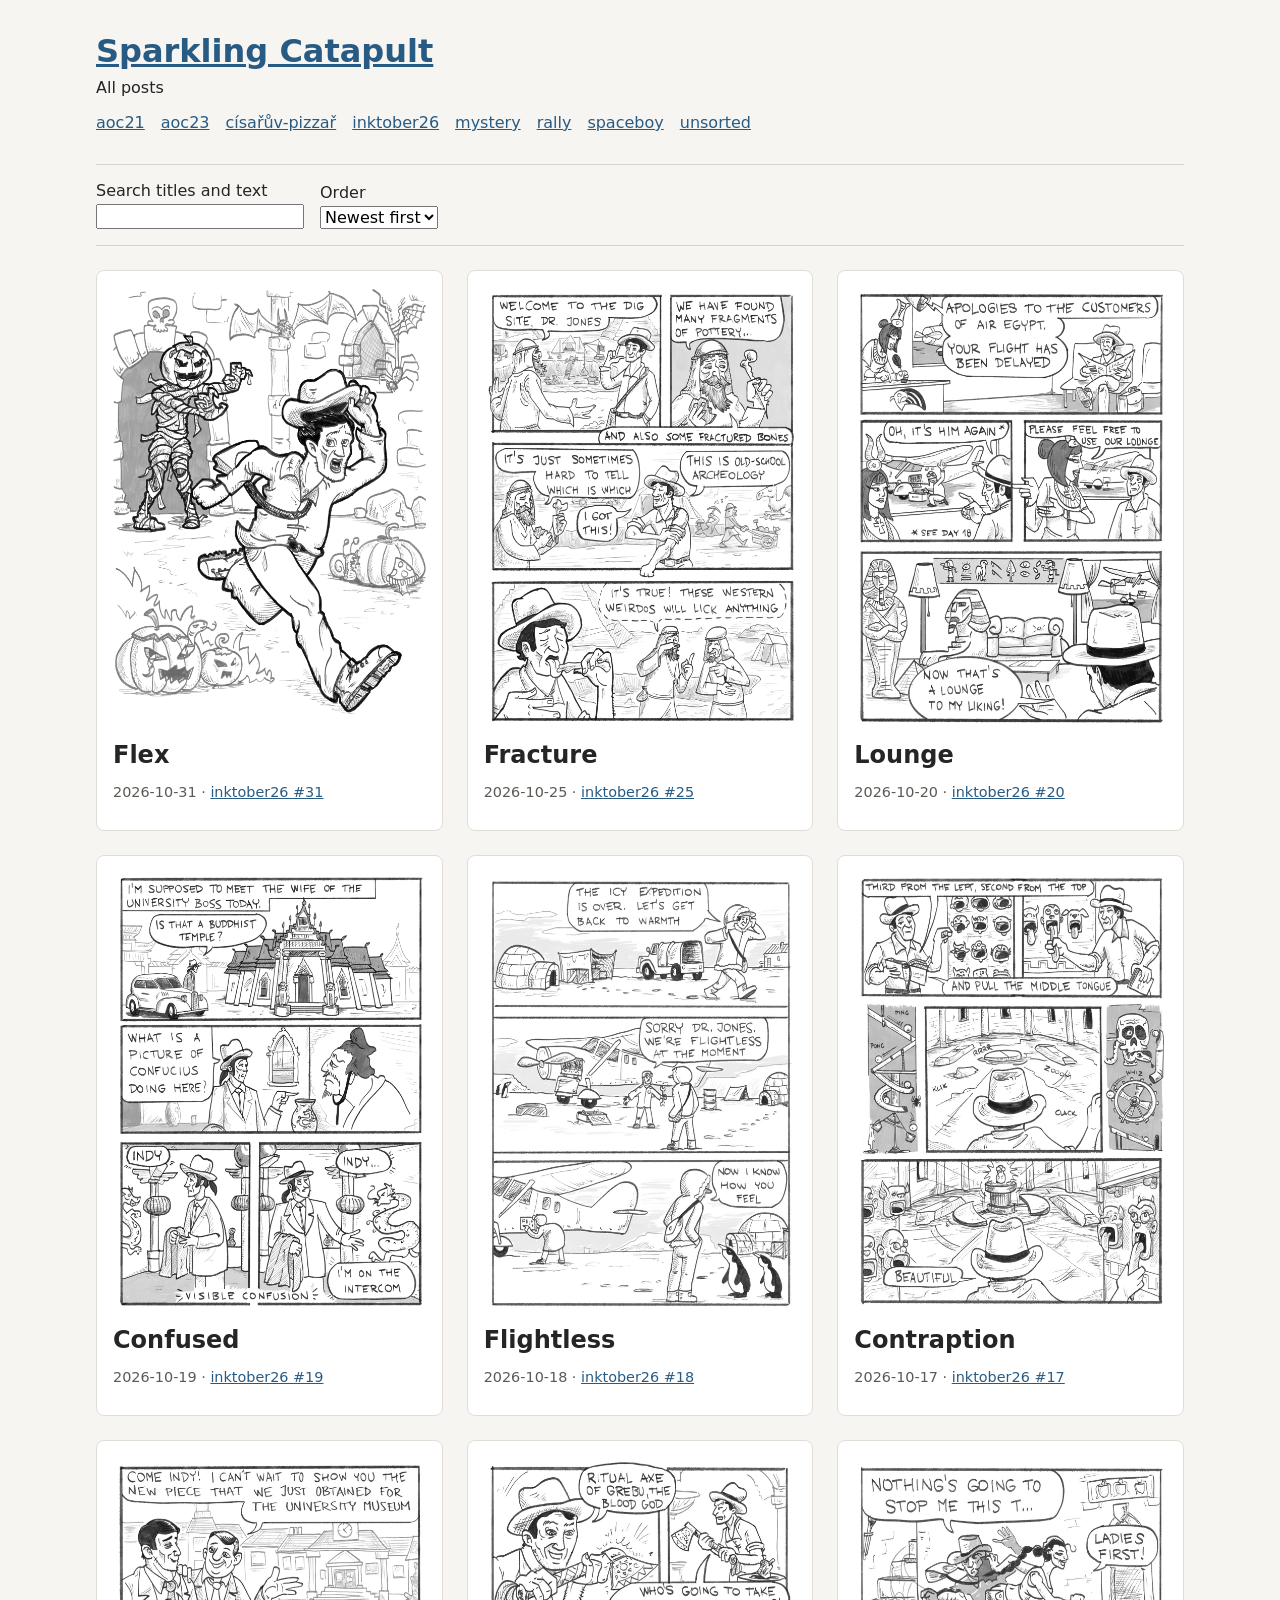
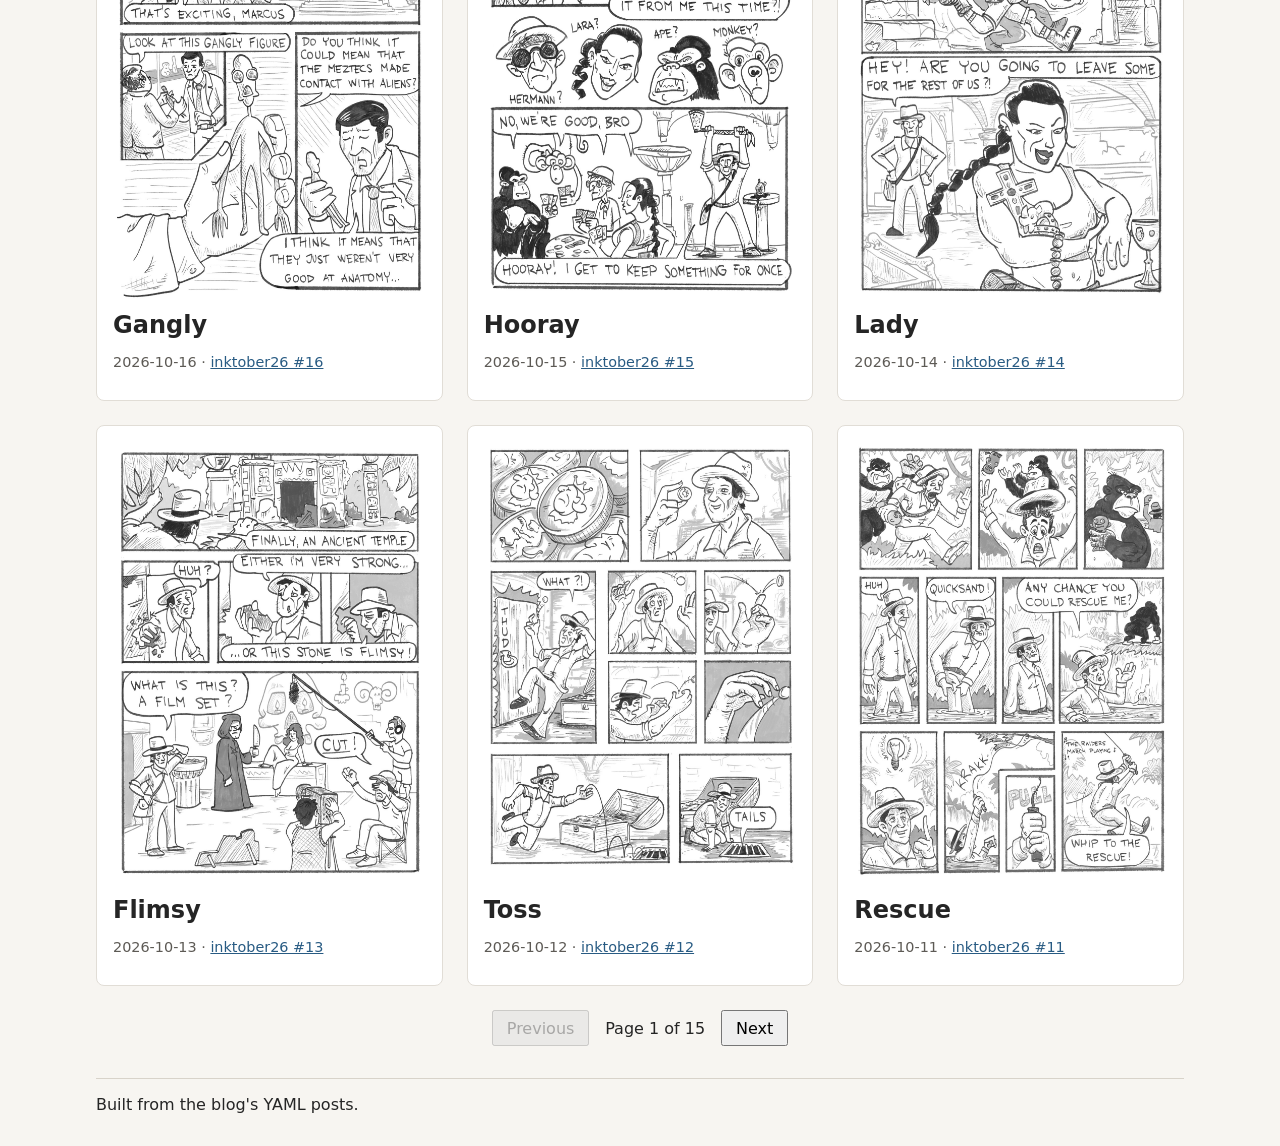
<file: index.html>
<!doctype html>
<html lang="en">
<head>
  <meta charset="utf-8">
  <meta name="viewport" content="width=device-width, initial-scale=1">
  <title>All posts</title>
  <link rel="stylesheet" href="assets/css/style.css">
  <script src="assets/js/site.js" defer></script>
</head>
<body>
  <header class="page-header">
    <h1><a href="index.html">Sparkling Catapult</a></h1>
    <p>All posts</p>
    <nav class="story-nav" aria-label="Stories"><a href="stories/aoc21/index.html">aoc21</a> <a href="stories/aoc23/index.html">aoc23</a> <a href="stories/c-sa-v-pizza/index.html">císařův-pizzař</a> <a href="stories/inktober26/index.html">inktober26</a> <a href="stories/mystery/index.html">mystery</a> <a href="stories/rally/index.html">rally</a> <a href="stories/spaceboy/index.html">spaceboy</a> <a href="stories/unsorted/index.html">unsorted</a></nav>
  </header>
  <main>
    <section class="controls" aria-label="Browse posts">
      <label>Search titles and text
        <input type="search" data-search-for="posts">
      </label>
      <label>Order
        <select data-order-for="posts">
          <option value="newest">Newest first</option>
          <option value="oldest">Newest last</option>
        </select>
      </label>
    </section>
    <section id="posts" class="post-list" data-post-list data-page-size="12" aria-live="polite">
      <article class="post" data-search-text="Dream " tabindex="0" aria-haspopup="dialog" aria-label="Open post: Dream">
  <img src="pictures/spaceboy/01%20-%20dream.png" alt="Dream" loading="lazy">
  <h2>Dream</h2>
  <p class="post-meta"><time datetime="2020-11-15">2020-11-15</time> · <a href="stories/spaceboy/index.html">spaceboy #1</a></p>
  
</article><article class="post" data-search-text="Pierce " tabindex="0" aria-haspopup="dialog" aria-label="Open post: Pierce">
  <img src="pictures/spaceboy/02%20-%20pierce.png" alt="Pierce" loading="lazy">
  <h2>Pierce</h2>
  <p class="post-meta"><time datetime="2020-11-16">2020-11-16</time> · <a href="stories/spaceboy/index.html">spaceboy #2</a></p>
  
</article><article class="post" data-search-text="Tip " tabindex="0" aria-haspopup="dialog" aria-label="Open post: Tip">
  <img src="pictures/spaceboy/03%20-%20tip.png" alt="Tip" loading="lazy">
  <h2>Tip</h2>
  <p class="post-meta"><time datetime="2020-11-17">2020-11-17</time> · <a href="stories/spaceboy/index.html">spaceboy #3</a></p>
  
</article><article class="post" data-search-text="Collar " tabindex="0" aria-haspopup="dialog" aria-label="Open post: Collar">
  <img src="pictures/spaceboy/04%20-%20collar.png" alt="Collar" loading="lazy">
  <h2>Collar</h2>
  <p class="post-meta"><time datetime="2020-11-18">2020-11-18</time> · <a href="stories/spaceboy/index.html">spaceboy #4</a></p>
  
</article><article class="post" data-search-text="Area " tabindex="0" aria-haspopup="dialog" aria-label="Open post: Area">
  <img src="pictures/spaceboy/05%20-%20area.png" alt="Area" loading="lazy">
  <h2>Area</h2>
  <p class="post-meta"><time datetime="2020-11-19">2020-11-19</time> · <a href="stories/spaceboy/index.html">spaceboy #5</a></p>
  
</article><article class="post" data-search-text="Alert " tabindex="0" aria-haspopup="dialog" aria-label="Open post: Alert">
  <img src="pictures/spaceboy/06%20-%20alert.png" alt="Alert" loading="lazy">
  <h2>Alert</h2>
  <p class="post-meta"><time datetime="2020-11-20">2020-11-20</time> · <a href="stories/spaceboy/index.html">spaceboy #6</a></p>
  
</article><article class="post" data-search-text="Link " tabindex="0" aria-haspopup="dialog" aria-label="Open post: Link">
  <img src="pictures/spaceboy/07%20-%20link.png" alt="Link" loading="lazy">
  <h2>Link</h2>
  <p class="post-meta"><time datetime="2020-11-21">2020-11-21</time> · <a href="stories/spaceboy/index.html">spaceboy #7</a></p>
  
</article><article class="post" data-search-text="Choose " tabindex="0" aria-haspopup="dialog" aria-label="Open post: Choose">
  <img src="pictures/spaceboy/08%20-%20choose.png" alt="Choose" loading="lazy">
  <h2>Choose</h2>
  <p class="post-meta"><time datetime="2020-11-22">2020-11-22</time> · <a href="stories/spaceboy/index.html">spaceboy #8</a></p>
  
</article><article class="post" data-search-text="Crumbs " tabindex="0" aria-haspopup="dialog" aria-label="Open post: Crumbs">
  <img src="pictures/spaceboy/09%20-%20crumbs.png" alt="Crumbs" loading="lazy">
  <h2>Crumbs</h2>
  <p class="post-meta"><time datetime="2020-11-23">2020-11-23</time> · <a href="stories/spaceboy/index.html">spaceboy #9</a></p>
  
</article><article class="post" data-search-text="Tool " tabindex="0" aria-haspopup="dialog" aria-label="Open post: Tool">
  <img src="pictures/spaceboy/10%20-%20tool.png" alt="Tool" loading="lazy">
  <h2>Tool</h2>
  <p class="post-meta"><time datetime="2020-11-24">2020-11-24</time> · <a href="stories/spaceboy/index.html">spaceboy #10</a></p>
  
</article><article class="post" data-search-text="Trail " tabindex="0" aria-haspopup="dialog" aria-label="Open post: Trail">
  <img src="pictures/spaceboy/11%20-%20trail.png" alt="Trail" loading="lazy">
  <h2>Trail</h2>
  <p class="post-meta"><time datetime="2020-11-25">2020-11-25</time> · <a href="stories/spaceboy/index.html">spaceboy #11</a></p>
  
</article><article class="post" data-search-text="List " tabindex="0" aria-haspopup="dialog" aria-label="Open post: List">
  <img src="pictures/spaceboy/12%20-%20list.png" alt="List" loading="lazy">
  <h2>List</h2>
  <p class="post-meta"><time datetime="2020-11-26">2020-11-26</time> · <a href="stories/spaceboy/index.html">spaceboy #12</a></p>
  
</article><article class="post" data-search-text="Head " tabindex="0" aria-haspopup="dialog" aria-label="Open post: Head">
  <img src="pictures/spaceboy/13%20-%20head.png" alt="Head" loading="lazy">
  <h2>Head</h2>
  <p class="post-meta"><time datetime="2020-11-27">2020-11-27</time> · <a href="stories/spaceboy/index.html">spaceboy #13</a></p>
  
</article><article class="post" data-search-text="Tag " tabindex="0" aria-haspopup="dialog" aria-label="Open post: Tag">
  <img src="pictures/spaceboy/14%20-%20tag.png" alt="Tag" loading="lazy">
  <h2>Tag</h2>
  <p class="post-meta"><time datetime="2020-11-28">2020-11-28</time> · <a href="stories/spaceboy/index.html">spaceboy #14</a></p>
  
</article><article class="post" data-search-text="Menu " tabindex="0" aria-haspopup="dialog" aria-label="Open post: Menu">
  <img src="pictures/spaceboy/15%20-%20menu.png" alt="Menu" loading="lazy">
  <h2>Menu</h2>
  <p class="post-meta"><time datetime="2020-11-29">2020-11-29</time> · <a href="stories/spaceboy/index.html">spaceboy #15</a></p>
  
</article><article class="post" data-search-text="Menu " tabindex="0" aria-haspopup="dialog" aria-label="Open post: Menu">
  <img src="pictures/unsorted/201129%20-%20menu.png" alt="Menu" loading="lazy">
  <h2>Menu</h2>
  <p class="post-meta"><time datetime="2020-11-29">2020-11-29</time> · <a href="stories/unsorted/index.html">unsorted #1</a></p>
  
</article><article class="post" data-search-text="Rail " tabindex="0" aria-haspopup="dialog" aria-label="Open post: Rail">
  <img src="pictures/spaceboy/16%20-%20rail.png" alt="Rail" loading="lazy">
  <h2>Rail</h2>
  <p class="post-meta"><time datetime="2020-11-30">2020-11-30</time> · <a href="stories/spaceboy/index.html">spaceboy #16</a></p>
  
</article><article class="post" data-search-text="Coconut " tabindex="0" aria-haspopup="dialog" aria-label="Open post: Coconut">
  <img src="pictures/spaceboy/17%20-%20coconut.png" alt="Coconut" loading="lazy">
  <h2>Coconut</h2>
  <p class="post-meta"><time datetime="2020-12-01">2020-12-01</time> · <a href="stories/spaceboy/index.html">spaceboy #17</a></p>
  
</article><article class="post" data-search-text="Sing " tabindex="0" aria-haspopup="dialog" aria-label="Open post: Sing">
  <img src="pictures/spaceboy/18%20-%20sing.png" alt="Sing" loading="lazy">
  <h2>Sing</h2>
  <p class="post-meta"><time datetime="2020-12-02">2020-12-02</time> · <a href="stories/spaceboy/index.html">spaceboy #18</a></p>
  
</article><article class="post" data-search-text="Cub " tabindex="0" aria-haspopup="dialog" aria-label="Open post: Cub">
  <img src="pictures/spaceboy/19%20-%20cub.png" alt="Cub" loading="lazy">
  <h2>Cub</h2>
  <p class="post-meta"><time datetime="2020-12-03">2020-12-03</time> · <a href="stories/spaceboy/index.html">spaceboy #19</a></p>
  
</article><article class="post" data-search-text="Spiral " tabindex="0" aria-haspopup="dialog" aria-label="Open post: Spiral">
  <img src="pictures/spaceboy/20%20-%20spiral.png" alt="Spiral" loading="lazy">
  <h2>Spiral</h2>
  <p class="post-meta"><time datetime="2020-12-04">2020-12-04</time> · <a href="stories/spaceboy/index.html">spaceboy #20</a></p>
  
</article><article class="post" data-search-text="Paw " tabindex="0" aria-haspopup="dialog" aria-label="Open post: Paw">
  <img src="pictures/spaceboy/21%20-%20paw.png" alt="Paw" loading="lazy">
  <h2>Paw</h2>
  <p class="post-meta"><time datetime="2020-12-05">2020-12-05</time> · <a href="stories/spaceboy/index.html">spaceboy #21</a></p>
  
</article><article class="post" data-search-text="Mesh " tabindex="0" aria-haspopup="dialog" aria-label="Open post: Mesh">
  <img src="pictures/spaceboy/22%20-%20mesh.png" alt="Mesh" loading="lazy">
  <h2>Mesh</h2>
  <p class="post-meta"><time datetime="2020-12-06">2020-12-06</time> · <a href="stories/spaceboy/index.html">spaceboy #22</a></p>
  
</article><article class="post" data-search-text="Tail " tabindex="0" aria-haspopup="dialog" aria-label="Open post: Tail">
  <img src="pictures/spaceboy/23%20-%20tail.png" alt="Tail" loading="lazy">
  <h2>Tail</h2>
  <p class="post-meta"><time datetime="2020-12-07">2020-12-07</time> · <a href="stories/spaceboy/index.html">spaceboy #23</a></p>
  
</article><article class="post" data-search-text="Bark " tabindex="0" aria-haspopup="dialog" aria-label="Open post: Bark">
  <img src="pictures/spaceboy/24%20-%20bark.png" alt="Bark" loading="lazy">
  <h2>Bark</h2>
  <p class="post-meta"><time datetime="2020-12-08">2020-12-08</time> · <a href="stories/spaceboy/index.html">spaceboy #24</a></p>
  
</article><article class="post" data-search-text="Drip " tabindex="0" aria-haspopup="dialog" aria-label="Open post: Drip">
  <img src="pictures/spaceboy/25%20-%20drip.png" alt="Drip" loading="lazy">
  <h2>Drip</h2>
  <p class="post-meta"><time datetime="2020-12-09">2020-12-09</time> · <a href="stories/spaceboy/index.html">spaceboy #25</a></p>
  
</article><article class="post" data-search-text="Pitch " tabindex="0" aria-haspopup="dialog" aria-label="Open post: Pitch">
  <img src="pictures/spaceboy/26%20-%20pitch.png" alt="Pitch" loading="lazy">
  <h2>Pitch</h2>
  <p class="post-meta"><time datetime="2020-12-10">2020-12-10</time> · <a href="stories/spaceboy/index.html">spaceboy #26</a></p>
  
</article><article class="post" data-search-text="Barber " tabindex="0" aria-haspopup="dialog" aria-label="Open post: Barber">
  <img src="pictures/spaceboy/27%20-%20barber.png" alt="Barber" loading="lazy">
  <h2>Barber</h2>
  <p class="post-meta"><time datetime="2020-12-11">2020-12-11</time> · <a href="stories/spaceboy/index.html">spaceboy #27</a></p>
  
</article><article class="post" data-search-text="Above " tabindex="0" aria-haspopup="dialog" aria-label="Open post: Above">
  <img src="pictures/spaceboy/28%20-%20above.png" alt="Above" loading="lazy">
  <h2>Above</h2>
  <p class="post-meta"><time datetime="2020-12-12">2020-12-12</time> · <a href="stories/spaceboy/index.html">spaceboy #28</a></p>
  
</article><article class="post" data-search-text="Sink " tabindex="0" aria-haspopup="dialog" aria-label="Open post: Sink">
  <img src="pictures/spaceboy/29%20-%20sink.png" alt="Sink" loading="lazy">
  <h2>Sink</h2>
  <p class="post-meta"><time datetime="2020-12-13">2020-12-13</time> · <a href="stories/spaceboy/index.html">spaceboy #29</a></p>
  
</article><article class="post" data-search-text="Panda " tabindex="0" aria-haspopup="dialog" aria-label="Open post: Panda">
  <img src="pictures/spaceboy/30%20-%20panda.png" alt="Panda" loading="lazy">
  <h2>Panda</h2>
  <p class="post-meta"><time datetime="2020-12-14">2020-12-14</time> · <a href="stories/spaceboy/index.html">spaceboy #30</a></p>
  
</article><article class="post" data-search-text="Bite " tabindex="0" aria-haspopup="dialog" aria-label="Open post: Bite">
  <img src="pictures/spaceboy/31%20-%20bite.png" alt="Bite" loading="lazy">
  <h2>Bite</h2>
  <p class="post-meta"><time datetime="2020-12-15">2020-12-15</time> · <a href="stories/spaceboy/index.html">spaceboy #31</a></p>
  
</article><article class="post" data-search-text="Dance " tabindex="0" aria-haspopup="dialog" aria-label="Open post: Dance">
  <img src="pictures/spaceboy/32%20-%20dance.png" alt="Dance" loading="lazy">
  <h2>Dance</h2>
  <p class="post-meta"><time datetime="2020-12-16">2020-12-16</time> · <a href="stories/spaceboy/index.html">spaceboy #32</a></p>
  
</article><article class="post" data-search-text="Search " tabindex="0" aria-haspopup="dialog" aria-label="Open post: Search">
  <img src="pictures/spaceboy/33%20-%20search.png" alt="Search" loading="lazy">
  <h2>Search</h2>
  <p class="post-meta"><time datetime="2020-12-17">2020-12-17</time> · <a href="stories/spaceboy/index.html">spaceboy #33</a></p>
  
</article><article class="post" data-search-text="Greece " tabindex="0" aria-haspopup="dialog" aria-label="Open post: Greece">
  <img src="pictures/spaceboy/34%20-%20greece.png" alt="Greece" loading="lazy">
  <h2>Greece</h2>
  <p class="post-meta"><time datetime="2020-12-18">2020-12-18</time> · <a href="stories/spaceboy/index.html">spaceboy #34</a></p>
  
</article><article class="post" data-search-text="Egg " tabindex="0" aria-haspopup="dialog" aria-label="Open post: Egg">
  <img src="pictures/spaceboy/35%20-%20egg.png" alt="Egg" loading="lazy">
  <h2>Egg</h2>
  <p class="post-meta"><time datetime="2020-12-19">2020-12-19</time> · <a href="stories/spaceboy/index.html">spaceboy #35</a></p>
  
</article><article class="post" data-search-text="School " tabindex="0" aria-haspopup="dialog" aria-label="Open post: School">
  <img src="pictures/spaceboy/36%20-%20school.png" alt="School" loading="lazy">
  <h2>School</h2>
  <p class="post-meta"><time datetime="2020-12-20">2020-12-20</time> · <a href="stories/spaceboy/index.html">spaceboy #36</a></p>
  
</article><article class="post" data-search-text="Mess " tabindex="0" aria-haspopup="dialog" aria-label="Open post: Mess">
  <img src="pictures/spaceboy/37%20-%20mess.png" alt="Mess" loading="lazy">
  <h2>Mess</h2>
  <p class="post-meta"><time datetime="2020-12-21">2020-12-21</time> · <a href="stories/spaceboy/index.html">spaceboy #37</a></p>
  
</article><article class="post" data-search-text="Carol " tabindex="0" aria-haspopup="dialog" aria-label="Open post: Carol">
  <img src="pictures/spaceboy/38%20-%20carol.png" alt="Carol" loading="lazy">
  <h2>Carol</h2>
  <p class="post-meta"><time datetime="2020-12-22">2020-12-22</time> · <a href="stories/spaceboy/index.html">spaceboy #38</a></p>
  
</article><article class="post" data-search-text="Carol " tabindex="0" aria-haspopup="dialog" aria-label="Open post: Carol">
  <img src="pictures/unsorted/201222%20-%20carol.png" alt="Carol" loading="lazy">
  <h2>Carol</h2>
  <p class="post-meta"><time datetime="2020-12-22">2020-12-22</time> · <a href="stories/unsorted/index.html">unsorted #2</a></p>
  
</article><article class="post" data-search-text="Flare " tabindex="0" aria-haspopup="dialog" aria-label="Open post: Flare">
  <img src="pictures/spaceboy/39%20-%20flare.png" alt="Flare" loading="lazy">
  <h2>Flare</h2>
  <p class="post-meta"><time datetime="2020-12-23">2020-12-23</time> · <a href="stories/spaceboy/index.html">spaceboy #39</a></p>
  
</article><article class="post" data-search-text="Eve " tabindex="0" aria-haspopup="dialog" aria-label="Open post: Eve">
  <img src="pictures/spaceboy/40%20-%20eve.png" alt="Eve" loading="lazy">
  <h2>Eve</h2>
  <p class="post-meta"><time datetime="2020-12-24">2020-12-24</time> · <a href="stories/spaceboy/index.html">spaceboy #40</a></p>
  
</article><article class="post" data-search-text="Elf " tabindex="0" aria-haspopup="dialog" aria-label="Open post: Elf">
  <img src="pictures/spaceboy/41%20-%20elf.png" alt="Elf" loading="lazy">
  <h2>Elf</h2>
  <p class="post-meta"><time datetime="2020-12-25">2020-12-25</time> · <a href="stories/spaceboy/index.html">spaceboy #41</a></p>
  
</article><article class="post" data-search-text="Decide " tabindex="0" aria-haspopup="dialog" aria-label="Open post: Decide">
  <img src="pictures/spaceboy/42%20-%20decide.png" alt="Decide" loading="lazy">
  <h2>Decide</h2>
  <p class="post-meta"><time datetime="2020-12-26">2020-12-26</time> · <a href="stories/spaceboy/index.html">spaceboy #42</a></p>
  
</article><article class="post" data-search-text="Holland " tabindex="0" aria-haspopup="dialog" aria-label="Open post: Holland">
  <img src="pictures/spaceboy/43%20-%20holland.png" alt="Holland" loading="lazy">
  <h2>Holland</h2>
  <p class="post-meta"><time datetime="2020-12-27">2020-12-27</time> · <a href="stories/spaceboy/index.html">spaceboy #43</a></p>
  
</article><article class="post" data-search-text="Cookie " tabindex="0" aria-haspopup="dialog" aria-label="Open post: Cookie">
  <img src="pictures/spaceboy/44%20-%20cookie.png" alt="Cookie" loading="lazy">
  <h2>Cookie</h2>
  <p class="post-meta"><time datetime="2020-12-28">2020-12-28</time> · <a href="stories/spaceboy/index.html">spaceboy #44</a></p>
  
</article><article class="post" data-search-text="Woods " tabindex="0" aria-haspopup="dialog" aria-label="Open post: Woods">
  <img src="pictures/spaceboy/45%20-%20woods.png" alt="Woods" loading="lazy">
  <h2>Woods</h2>
  <p class="post-meta"><time datetime="2020-12-29">2020-12-29</time> · <a href="stories/spaceboy/index.html">spaceboy #45</a></p>
  
</article><article class="post" data-search-text="Step " tabindex="0" aria-haspopup="dialog" aria-label="Open post: Step">
  <img src="pictures/spaceboy/46%20-%20step.png" alt="Step" loading="lazy">
  <h2>Step</h2>
  <p class="post-meta"><time datetime="2020-12-30">2020-12-30</time> · <a href="stories/spaceboy/index.html">spaceboy #46</a></p>
  
</article><article class="post" data-search-text="Bones " tabindex="0" aria-haspopup="dialog" aria-label="Open post: Bones">
  <img src="pictures/spaceboy/47%20-%20bones.png" alt="Bones" loading="lazy">
  <h2>Bones</h2>
  <p class="post-meta"><time datetime="2020-12-31">2020-12-31</time> · <a href="stories/spaceboy/index.html">spaceboy #47</a></p>
  
</article><article class="post" data-search-text="Crab " tabindex="0" aria-haspopup="dialog" aria-label="Open post: Crab">
  <img src="pictures/spaceboy/48%20-%20crab.png" alt="Crab" loading="lazy">
  <h2>Crab</h2>
  <p class="post-meta"><time datetime="2021-01-01">2021-01-01</time> · <a href="stories/spaceboy/index.html">spaceboy #48</a></p>
  
</article><article class="post" data-search-text="Fruit " tabindex="0" aria-haspopup="dialog" aria-label="Open post: Fruit">
  <img src="pictures/unsorted/210104%20-%20fruit.png" alt="Fruit" loading="lazy">
  <h2>Fruit</h2>
  <p class="post-meta"><time datetime="2021-01-04">2021-01-04</time> · <a href="stories/unsorted/index.html">unsorted #3</a></p>
  
</article><article class="post" data-search-text="Classic " tabindex="0" aria-haspopup="dialog" aria-label="Open post: Classic">
  <img src="pictures/unsorted/210105%20-%20classic.png" alt="Classic" loading="lazy">
  <h2>Classic</h2>
  <p class="post-meta"><time datetime="2021-01-05">2021-01-05</time> · <a href="stories/unsorted/index.html">unsorted #4</a></p>
  
</article><article class="post" data-search-text="Kind " tabindex="0" aria-haspopup="dialog" aria-label="Open post: Kind">
  <img src="pictures/unsorted/210107%20-%20kind.png" alt="Kind" loading="lazy">
  <h2>Kind</h2>
  <p class="post-meta"><time datetime="2021-01-07">2021-01-07</time> · <a href="stories/unsorted/index.html">unsorted #5</a></p>
  
</article><article class="post" data-search-text="Elephant " tabindex="0" aria-haspopup="dialog" aria-label="Open post: Elephant">
  <img src="pictures/unsorted/210111%20-%20elephant.png" alt="Elephant" loading="lazy">
  <h2>Elephant</h2>
  <p class="post-meta"><time datetime="2021-01-11">2021-01-11</time> · <a href="stories/unsorted/index.html">unsorted #6</a></p>
  
</article><article class="post" data-search-text="Mystery " tabindex="0" aria-haspopup="dialog" aria-label="Open post: Mystery">
  <img src="pictures/mystery/210113%20-%20mystery.png" alt="Mystery" loading="lazy">
  <h2>Mystery</h2>
  <p class="post-meta"><time datetime="2021-01-13">2021-01-13</time> · <a href="stories/mystery/index.html">mystery #1</a></p>
  
</article><article class="post" data-search-text="Sprint " tabindex="0" aria-haspopup="dialog" aria-label="Open post: Sprint">
  <img src="pictures/mystery/210114%20-%20sprint.png" alt="Sprint" loading="lazy">
  <h2>Sprint</h2>
  <p class="post-meta"><time datetime="2021-01-14">2021-01-14</time> · <a href="stories/mystery/index.html">mystery #2</a></p>
  
</article><article class="post" data-search-text="Yard " tabindex="0" aria-haspopup="dialog" aria-label="Open post: Yard">
  <img src="pictures/mystery/210115%20-%20yard.png" alt="Yard" loading="lazy">
  <h2>Yard</h2>
  <p class="post-meta"><time datetime="2021-01-15">2021-01-15</time> · <a href="stories/mystery/index.html">mystery #3</a></p>
  
</article><article class="post" data-search-text="Five " tabindex="0" aria-haspopup="dialog" aria-label="Open post: Five">
  <img src="pictures/mystery/210116%20-%20five.png" alt="Five" loading="lazy">
  <h2>Five</h2>
  <p class="post-meta"><time datetime="2021-01-16">2021-01-16</time> · <a href="stories/mystery/index.html">mystery #4</a></p>
  
</article><article class="post" data-search-text="Belt " tabindex="0" aria-haspopup="dialog" aria-label="Open post: Belt">
  <img src="pictures/mystery/210117%20-%20belt.png" alt="Belt" loading="lazy">
  <h2>Belt</h2>
  <p class="post-meta"><time datetime="2021-01-17">2021-01-17</time> · <a href="stories/mystery/index.html">mystery #5</a></p>
  
</article><article class="post" data-search-text="Phone " tabindex="0" aria-haspopup="dialog" aria-label="Open post: Phone">
  <img src="pictures/mystery/210118%20-%20phone.png" alt="Phone" loading="lazy">
  <h2>Phone</h2>
  <p class="post-meta"><time datetime="2021-01-18">2021-01-18</time> · <a href="stories/mystery/index.html">mystery #6</a></p>
  
</article><article class="post" data-search-text="Room " tabindex="0" aria-haspopup="dialog" aria-label="Open post: Room">
  <img src="pictures/mystery/210119%20-%20room.png" alt="Room" loading="lazy">
  <h2>Room</h2>
  <p class="post-meta"><time datetime="2021-01-19">2021-01-19</time> · <a href="stories/mystery/index.html">mystery #7</a></p>
  
</article><article class="post" data-search-text="Shape " tabindex="0" aria-haspopup="dialog" aria-label="Open post: Shape">
  <img src="pictures/mystery/210120%20-%20shape.png" alt="Shape" loading="lazy">
  <h2>Shape</h2>
  <p class="post-meta"><time datetime="2021-01-20">2021-01-20</time> · <a href="stories/mystery/index.html">mystery #8</a></p>
  
</article><article class="post" data-search-text="Jab " tabindex="0" aria-haspopup="dialog" aria-label="Open post: Jab">
  <img src="pictures/mystery/210121%20-%20jab.png" alt="Jab" loading="lazy">
  <h2>Jab</h2>
  <p class="post-meta"><time datetime="2021-01-21">2021-01-21</time> · <a href="stories/mystery/index.html">mystery #9</a></p>
  
</article><article class="post" data-search-text="Frost " tabindex="0" aria-haspopup="dialog" aria-label="Open post: Frost">
  <img src="pictures/mystery/210122%20-%20frost.png" alt="Frost" loading="lazy">
  <h2>Frost</h2>
  <p class="post-meta"><time datetime="2021-01-22">2021-01-22</time> · <a href="stories/mystery/index.html">mystery #10</a></p>
  
</article><article class="post" data-search-text="Mediterranean " tabindex="0" aria-haspopup="dialog" aria-label="Open post: Mediterranean">
  <img src="pictures/mystery/210123%20-%20mediterranean.png" alt="Mediterranean" loading="lazy">
  <h2>Mediterranean</h2>
  <p class="post-meta"><time datetime="2021-01-23">2021-01-23</time> · <a href="stories/mystery/index.html">mystery #11</a></p>
  
</article><article class="post" data-search-text="Transport " tabindex="0" aria-haspopup="dialog" aria-label="Open post: Transport">
  <img src="pictures/mystery/210124%20-%20transport.png" alt="Transport" loading="lazy">
  <h2>Transport</h2>
  <p class="post-meta"><time datetime="2021-01-24">2021-01-24</time> · <a href="stories/mystery/index.html">mystery #12</a></p>
  
</article><article class="post" data-search-text="Cinema " tabindex="0" aria-haspopup="dialog" aria-label="Open post: Cinema">
  <img src="pictures/mystery/210125%20-%20cinema.png" alt="Cinema" loading="lazy">
  <h2>Cinema</h2>
  <p class="post-meta"><time datetime="2021-01-25">2021-01-25</time> · <a href="stories/mystery/index.html">mystery #13</a></p>
  
</article><article class="post" data-search-text="Pouch " tabindex="0" aria-haspopup="dialog" aria-label="Open post: Pouch">
  <img src="pictures/mystery/210126%20-%20pouch.png" alt="Pouch" loading="lazy">
  <h2>Pouch</h2>
  <p class="post-meta"><time datetime="2021-01-26">2021-01-26</time> · <a href="stories/mystery/index.html">mystery #14</a></p>
  
</article><article class="post" data-search-text="Technology " tabindex="0" aria-haspopup="dialog" aria-label="Open post: Technology">
  <img src="pictures/mystery/210127%20-%20technology.png" alt="Technology" loading="lazy">
  <h2>Technology</h2>
  <p class="post-meta"><time datetime="2021-01-27">2021-01-27</time> · <a href="stories/mystery/index.html">mystery #15</a></p>
  
</article><article class="post" data-search-text="Big " tabindex="0" aria-haspopup="dialog" aria-label="Open post: Big">
  <img src="pictures/mystery/210128%20-%20big.png" alt="Big" loading="lazy">
  <h2>Big</h2>
  <p class="post-meta"><time datetime="2021-01-28">2021-01-28</time> · <a href="stories/mystery/index.html">mystery #16</a></p>
  
</article><article class="post" data-search-text="Steak " tabindex="0" aria-haspopup="dialog" aria-label="Open post: Steak">
  <img src="pictures/mystery/210129%20-%20steak.png" alt="Steak" loading="lazy">
  <h2>Steak</h2>
  <p class="post-meta"><time datetime="2021-01-29">2021-01-29</time> · <a href="stories/mystery/index.html">mystery #17</a></p>
  
</article><article class="post" data-search-text="Send " tabindex="0" aria-haspopup="dialog" aria-label="Open post: Send">
  <img src="pictures/mystery/210130%20-%20send.png" alt="Send" loading="lazy">
  <h2>Send</h2>
  <p class="post-meta"><time datetime="2021-01-30">2021-01-30</time> · <a href="stories/mystery/index.html">mystery #18</a></p>
  
</article><article class="post" data-search-text="Camping " tabindex="0" aria-haspopup="dialog" aria-label="Open post: Camping">
  <img src="pictures/mystery/210131%20-%20camping.png" alt="Camping" loading="lazy">
  <h2>Camping</h2>
  <p class="post-meta"><time datetime="2021-01-31">2021-01-31</time> · <a href="stories/mystery/index.html">mystery #19</a></p>
  
</article><article class="post" data-search-text="Little " tabindex="0" aria-haspopup="dialog" aria-label="Open post: Little">
  <img src="pictures/mystery/210201%20-%20little.png" alt="Little" loading="lazy">
  <h2>Little</h2>
  <p class="post-meta"><time datetime="2021-02-01">2021-02-01</time> · <a href="stories/mystery/index.html">mystery #20</a></p>
  
</article><article class="post" data-search-text="Land " tabindex="0" aria-haspopup="dialog" aria-label="Open post: Land">
  <img src="pictures/mystery/210202%20-%20land.png" alt="Land" loading="lazy">
  <h2>Land</h2>
  <p class="post-meta"><time datetime="2021-02-02">2021-02-02</time> · <a href="stories/mystery/index.html">mystery #21</a></p>
  
</article><article class="post" data-search-text="Day " tabindex="0" aria-haspopup="dialog" aria-label="Open post: Day">
  <img src="pictures/mystery/210203%20-%20day.png" alt="Day" loading="lazy">
  <h2>Day</h2>
  <p class="post-meta"><time datetime="2021-02-03">2021-02-03</time> · <a href="stories/mystery/index.html">mystery #22</a></p>
  
</article><article class="post" data-search-text="Try " tabindex="0" aria-haspopup="dialog" aria-label="Open post: Try">
  <img src="pictures/mystery/210204%20-%20try.png" alt="Try" loading="lazy">
  <h2>Try</h2>
  <p class="post-meta"><time datetime="2021-02-04">2021-02-04</time> · <a href="stories/mystery/index.html">mystery #23</a></p>
  
</article><article class="post" data-search-text="Window " tabindex="0" aria-haspopup="dialog" aria-label="Open post: Window">
  <img src="pictures/mystery/210205%20-%20window.png" alt="Window" loading="lazy">
  <h2>Window</h2>
  <p class="post-meta"><time datetime="2021-02-05">2021-02-05</time> · <a href="stories/mystery/index.html">mystery #24</a></p>
  
</article><article class="post" data-search-text="Impossible " tabindex="0" aria-haspopup="dialog" aria-label="Open post: Impossible">
  <img src="pictures/unsorted/210302%20-%20impossible.png" alt="Impossible" loading="lazy">
  <h2>Impossible</h2>
  <p class="post-meta"><time datetime="2021-03-02">2021-03-02</time> · <a href="stories/unsorted/index.html">unsorted #7</a></p>
  
</article><article class="post" data-search-text="Stage " tabindex="0" aria-haspopup="dialog" aria-label="Open post: Stage">
  <img src="pictures/unsorted/210810%20-%20stage.png" alt="Stage" loading="lazy">
  <h2>Stage</h2>
  <p class="post-meta"><time datetime="2021-08-10">2021-08-10</time> · <a href="stories/unsorted/index.html">unsorted #8</a></p>
  
</article><article class="post" data-search-text="Wipe " tabindex="0" aria-haspopup="dialog" aria-label="Open post: Wipe">
  <img src="pictures/unsorted/210906%20-%20wipe.png" alt="Wipe" loading="lazy">
  <h2>Wipe</h2>
  <p class="post-meta"><time datetime="2021-09-06">2021-09-06</time> · <a href="stories/unsorted/index.html">unsorted #9</a></p>
  
</article><article class="post" data-search-text="Crystal " tabindex="0" aria-haspopup="dialog" aria-label="Open post: Crystal">
  <img src="pictures/rally/01%20-%20crystal.png" alt="Crystal" loading="lazy">
  <h2>Crystal</h2>
  <p class="post-meta"><time datetime="2021-10-01">2021-10-01</time> · <a href="stories/rally/index.html">rally #1</a></p>
  
</article><article class="post" data-search-text="Suit " tabindex="0" aria-haspopup="dialog" aria-label="Open post: Suit">
  <img src="pictures/rally/02%20-%20suit.png" alt="Suit" loading="lazy">
  <h2>Suit</h2>
  <p class="post-meta"><time datetime="2021-10-02">2021-10-02</time> · <a href="stories/rally/index.html">rally #2</a></p>
  
</article><article class="post" data-search-text="Vessel " tabindex="0" aria-haspopup="dialog" aria-label="Open post: Vessel">
  <img src="pictures/rally/03%20-%20vessel.png" alt="Vessel" loading="lazy">
  <h2>Vessel</h2>
  <p class="post-meta"><time datetime="2021-10-03">2021-10-03</time> · <a href="stories/rally/index.html">rally #3</a></p>
  
</article><article class="post" data-search-text="Knot " tabindex="0" aria-haspopup="dialog" aria-label="Open post: Knot">
  <img src="pictures/rally/04%20-%20knot.png" alt="Knot" loading="lazy">
  <h2>Knot</h2>
  <p class="post-meta"><time datetime="2021-10-04">2021-10-04</time> · <a href="stories/rally/index.html">rally #4</a></p>
  
</article><article class="post" data-search-text="Raven " tabindex="0" aria-haspopup="dialog" aria-label="Open post: Raven">
  <img src="pictures/rally/05%20-%20raven.png" alt="Raven" loading="lazy">
  <h2>Raven</h2>
  <p class="post-meta"><time datetime="2021-10-05">2021-10-05</time> · <a href="stories/rally/index.html">rally #5</a></p>
  
</article><article class="post" data-search-text="Spirit " tabindex="0" aria-haspopup="dialog" aria-label="Open post: Spirit">
  <img src="pictures/rally/06%20-%20spirit.png" alt="Spirit" loading="lazy">
  <h2>Spirit</h2>
  <p class="post-meta"><time datetime="2021-10-06">2021-10-06</time> · <a href="stories/rally/index.html">rally #6</a></p>
  
</article><article class="post" data-search-text="Fan " tabindex="0" aria-haspopup="dialog" aria-label="Open post: Fan">
  <img src="pictures/rally/07%20-%20fan.png" alt="Fan" loading="lazy">
  <h2>Fan</h2>
  <p class="post-meta"><time datetime="2021-10-07">2021-10-07</time> · <a href="stories/rally/index.html">rally #7</a></p>
  
</article><article class="post" data-search-text="Watch " tabindex="0" aria-haspopup="dialog" aria-label="Open post: Watch">
  <img src="pictures/rally/08%20-%20watch.png" alt="Watch" loading="lazy">
  <h2>Watch</h2>
  <p class="post-meta"><time datetime="2021-10-08">2021-10-08</time> · <a href="stories/rally/index.html">rally #8</a></p>
  
</article><article class="post" data-search-text="Pressure " tabindex="0" aria-haspopup="dialog" aria-label="Open post: Pressure">
  <img src="pictures/rally/09%20-%20pressure.png" alt="Pressure" loading="lazy">
  <h2>Pressure</h2>
  <p class="post-meta"><time datetime="2021-10-09">2021-10-09</time> · <a href="stories/rally/index.html">rally #9</a></p>
  
</article><article class="post" data-search-text="Pick " tabindex="0" aria-haspopup="dialog" aria-label="Open post: Pick">
  <img src="pictures/rally/10%20-%20pick.png" alt="Pick" loading="lazy">
  <h2>Pick</h2>
  <p class="post-meta"><time datetime="2021-10-10">2021-10-10</time> · <a href="stories/rally/index.html">rally #10</a></p>
  
</article><article class="post" data-search-text="Sour " tabindex="0" aria-haspopup="dialog" aria-label="Open post: Sour">
  <img src="pictures/rally/11%20-%20sour.png" alt="Sour" loading="lazy">
  <h2>Sour</h2>
  <p class="post-meta"><time datetime="2021-10-11">2021-10-11</time> · <a href="stories/rally/index.html">rally #11</a></p>
  
</article><article class="post" data-search-text="Stuck " tabindex="0" aria-haspopup="dialog" aria-label="Open post: Stuck">
  <img src="pictures/rally/12%20-%20stuck.png" alt="Stuck" loading="lazy">
  <h2>Stuck</h2>
  <p class="post-meta"><time datetime="2021-10-12">2021-10-12</time> · <a href="stories/rally/index.html">rally #12</a></p>
  
</article><article class="post" data-search-text="Roof " tabindex="0" aria-haspopup="dialog" aria-label="Open post: Roof">
  <img src="pictures/rally/13%20-%20roof.png" alt="Roof" loading="lazy">
  <h2>Roof</h2>
  <p class="post-meta"><time datetime="2021-10-13">2021-10-13</time> · <a href="stories/rally/index.html">rally #13</a></p>
  
</article><article class="post" data-search-text="Tick " tabindex="0" aria-haspopup="dialog" aria-label="Open post: Tick">
  <img src="pictures/rally/14%20-%20tick.png" alt="Tick" loading="lazy">
  <h2>Tick</h2>
  <p class="post-meta"><time datetime="2021-10-14">2021-10-14</time> · <a href="stories/rally/index.html">rally #14</a></p>
  
</article><article class="post" data-search-text="Helmet " tabindex="0" aria-haspopup="dialog" aria-label="Open post: Helmet">
  <img src="pictures/rally/15%20-%20helmet.png" alt="Helmet" loading="lazy">
  <h2>Helmet</h2>
  <p class="post-meta"><time datetime="2021-10-15">2021-10-15</time> · <a href="stories/rally/index.html">rally #15</a></p>
  
</article><article class="post" data-search-text="Compass " tabindex="0" aria-haspopup="dialog" aria-label="Open post: Compass">
  <img src="pictures/rally/16%20-%20compass.png" alt="Compass" loading="lazy">
  <h2>Compass</h2>
  <p class="post-meta"><time datetime="2021-10-16">2021-10-16</time> · <a href="stories/rally/index.html">rally #16</a></p>
  
</article><article class="post" data-search-text="Collide " tabindex="0" aria-haspopup="dialog" aria-label="Open post: Collide">
  <img src="pictures/rally/17%20-%20collide.png" alt="Collide" loading="lazy">
  <h2>Collide</h2>
  <p class="post-meta"><time datetime="2021-10-17">2021-10-17</time> · <a href="stories/rally/index.html">rally #17</a></p>
  
</article><article class="post" data-search-text="Moon " tabindex="0" aria-haspopup="dialog" aria-label="Open post: Moon">
  <img src="pictures/rally/18%20-%20moon.png" alt="Moon" loading="lazy">
  <h2>Moon</h2>
  <p class="post-meta"><time datetime="2021-10-18">2021-10-18</time> · <a href="stories/rally/index.html">rally #18</a></p>
  
</article><article class="post" data-search-text="Loop " tabindex="0" aria-haspopup="dialog" aria-label="Open post: Loop">
  <img src="pictures/rally/19%20-%20loop.png" alt="Loop" loading="lazy">
  <h2>Loop</h2>
  <p class="post-meta"><time datetime="2021-10-19">2021-10-19</time> · <a href="stories/rally/index.html">rally #19</a></p>
  
</article><article class="post" data-search-text="Sprout " tabindex="0" aria-haspopup="dialog" aria-label="Open post: Sprout">
  <img src="pictures/rally/20%20-%20sprout.png" alt="Sprout" loading="lazy">
  <h2>Sprout</h2>
  <p class="post-meta"><time datetime="2021-10-20">2021-10-20</time> · <a href="stories/rally/index.html">rally #20</a></p>
  
</article><article class="post" data-search-text="Fuzzy " tabindex="0" aria-haspopup="dialog" aria-label="Open post: Fuzzy">
  <img src="pictures/rally/21%20-%20fuzzy.png" alt="Fuzzy" loading="lazy">
  <h2>Fuzzy</h2>
  <p class="post-meta"><time datetime="2021-10-21">2021-10-21</time> · <a href="stories/rally/index.html">rally #21</a></p>
  
</article><article class="post" data-search-text="Open " tabindex="0" aria-haspopup="dialog" aria-label="Open post: Open">
  <img src="pictures/rally/22%20-%20open.png" alt="Open" loading="lazy">
  <h2>Open</h2>
  <p class="post-meta"><time datetime="2021-10-22">2021-10-22</time> · <a href="stories/rally/index.html">rally #22</a></p>
  
</article><article class="post" data-search-text="Leak " tabindex="0" aria-haspopup="dialog" aria-label="Open post: Leak">
  <img src="pictures/rally/23%20-%20leak.png" alt="Leak" loading="lazy">
  <h2>Leak</h2>
  <p class="post-meta"><time datetime="2021-10-23">2021-10-23</time> · <a href="stories/rally/index.html">rally #23</a></p>
  
</article><article class="post" data-search-text="Extinct " tabindex="0" aria-haspopup="dialog" aria-label="Open post: Extinct">
  <img src="pictures/rally/24%20-%20extinct.png" alt="Extinct" loading="lazy">
  <h2>Extinct</h2>
  <p class="post-meta"><time datetime="2021-10-24">2021-10-24</time> · <a href="stories/rally/index.html">rally #24</a></p>
  
</article><article class="post" data-search-text="Splat " tabindex="0" aria-haspopup="dialog" aria-label="Open post: Splat">
  <img src="pictures/rally/25%20-%20splat.png" alt="Splat" loading="lazy">
  <h2>Splat</h2>
  <p class="post-meta"><time datetime="2021-10-25">2021-10-25</time> · <a href="stories/rally/index.html">rally #25</a></p>
  
</article><article class="post" data-search-text="Connect " tabindex="0" aria-haspopup="dialog" aria-label="Open post: Connect">
  <img src="pictures/rally/26%20-%20connect.png" alt="Connect" loading="lazy">
  <h2>Connect</h2>
  <p class="post-meta"><time datetime="2021-10-26">2021-10-26</time> · <a href="stories/rally/index.html">rally #26</a></p>
  
</article><article class="post" data-search-text="Spark " tabindex="0" aria-haspopup="dialog" aria-label="Open post: Spark">
  <img src="pictures/rally/27%20-%20spark.png" alt="Spark" loading="lazy">
  <h2>Spark</h2>
  <p class="post-meta"><time datetime="2021-10-27">2021-10-27</time> · <a href="stories/rally/index.html">rally #27</a></p>
  
</article><article class="post" data-search-text="Crispy " tabindex="0" aria-haspopup="dialog" aria-label="Open post: Crispy">
  <img src="pictures/rally/28%20-%20crispy.png" alt="Crispy" loading="lazy">
  <h2>Crispy</h2>
  <p class="post-meta"><time datetime="2021-10-28">2021-10-28</time> · <a href="stories/rally/index.html">rally #28</a></p>
  
</article><article class="post" data-search-text="Patch " tabindex="0" aria-haspopup="dialog" aria-label="Open post: Patch">
  <img src="pictures/rally/29%20-%20patch.png" alt="Patch" loading="lazy">
  <h2>Patch</h2>
  <p class="post-meta"><time datetime="2021-10-29">2021-10-29</time> · <a href="stories/rally/index.html">rally #29</a></p>
  
</article><article class="post" data-search-text="Slither " tabindex="0" aria-haspopup="dialog" aria-label="Open post: Slither">
  <img src="pictures/rally/30%20-%20slither.png" alt="Slither" loading="lazy">
  <h2>Slither</h2>
  <p class="post-meta"><time datetime="2021-10-30">2021-10-30</time> · <a href="stories/rally/index.html">rally #30</a></p>
  
</article><article class="post" data-search-text="Risk " tabindex="0" aria-haspopup="dialog" aria-label="Open post: Risk">
  <img src="pictures/rally/31%20-%20risk.png" alt="Risk" loading="lazy">
  <h2>Risk</h2>
  <p class="post-meta"><time datetime="2021-10-31">2021-10-31</time> · <a href="stories/rally/index.html">rally #31</a></p>
  
</article><article class="post" data-search-text="Cop " tabindex="0" aria-haspopup="dialog" aria-label="Open post: Cop">
  <img src="pictures/rally/32%20-%20cop.png" alt="Cop" loading="lazy">
  <h2>Cop</h2>
  <p class="post-meta"><time datetime="2021-11-01">2021-11-01</time> · <a href="stories/rally/index.html">rally #32</a></p>
  
</article><article class="post" data-search-text="Prince " tabindex="0" aria-haspopup="dialog" aria-label="Open post: Prince">
  <img src="pictures/unsorted/211110%20-%20prince.png" alt="Prince" loading="lazy">
  <h2>Prince</h2>
  <p class="post-meta"><time datetime="2021-11-10">2021-11-10</time> · <a href="stories/unsorted/index.html">unsorted #10</a></p>
  
</article><article class="post" data-search-text="Intro " tabindex="0" aria-haspopup="dialog" aria-label="Open post: Intro">
  <img src="pictures/aoc21/211201%20-%20Intro.jpg" alt="Intro" loading="lazy">
  <h2>Intro</h2>
  <p class="post-meta"><time datetime="2021-12-01">2021-12-01</time> · <a href="stories/aoc21/index.html">aoc21 #1</a></p>
  
</article><article class="post" data-search-text="Sonar Sweep " tabindex="0" aria-haspopup="dialog" aria-label="Open post: Sonar Sweep">
  <img src="pictures/aoc21/211201%20-%20Sonar%20Sweep.jpg" alt="Sonar Sweep" loading="lazy">
  <h2>Sonar Sweep</h2>
  <p class="post-meta"><time datetime="2021-12-01">2021-12-01</time> · <a href="stories/aoc21/index.html">aoc21 #2</a></p>
  
</article><article class="post" data-search-text="Dive " tabindex="0" aria-haspopup="dialog" aria-label="Open post: Dive">
  <img src="pictures/aoc21/211202%20-%20Dive.jpg" alt="Dive" loading="lazy">
  <h2>Dive</h2>
  <p class="post-meta"><time datetime="2021-12-02">2021-12-02</time> · <a href="stories/aoc21/index.html">aoc21 #3</a></p>
  
</article><article class="post" data-search-text="Binary Diagnostic " tabindex="0" aria-haspopup="dialog" aria-label="Open post: Binary Diagnostic">
  <img src="pictures/aoc21/211203%20-%20Binary%20Diagnostic.jpg" alt="Binary Diagnostic" loading="lazy">
  <h2>Binary Diagnostic</h2>
  <p class="post-meta"><time datetime="2021-12-03">2021-12-03</time> · <a href="stories/aoc21/index.html">aoc21 #4</a></p>
  
</article><article class="post" data-search-text="Giant Squid " tabindex="0" aria-haspopup="dialog" aria-label="Open post: Giant Squid">
  <img src="pictures/aoc21/211204%20-%20Giant%20Squid.jpg" alt="Giant Squid" loading="lazy">
  <h2>Giant Squid</h2>
  <p class="post-meta"><time datetime="2021-12-04">2021-12-04</time> · <a href="stories/aoc21/index.html">aoc21 #5</a></p>
  
</article><article class="post" data-search-text="Hydrothermal Venture " tabindex="0" aria-haspopup="dialog" aria-label="Open post: Hydrothermal Venture">
  <img src="pictures/aoc21/211205%20-%20Hydrothermal%20Venture.jpg" alt="Hydrothermal Venture" loading="lazy">
  <h2>Hydrothermal Venture</h2>
  <p class="post-meta"><time datetime="2021-12-05">2021-12-05</time> · <a href="stories/aoc21/index.html">aoc21 #6</a></p>
  
</article><article class="post" data-search-text="Lanternfish " tabindex="0" aria-haspopup="dialog" aria-label="Open post: Lanternfish">
  <img src="pictures/aoc21/211206%20-%20Lanternfish.jpg" alt="Lanternfish" loading="lazy">
  <h2>Lanternfish</h2>
  <p class="post-meta"><time datetime="2021-12-06">2021-12-06</time> · <a href="stories/aoc21/index.html">aoc21 #7</a></p>
  
</article><article class="post" data-search-text="The Treachery of Whales " tabindex="0" aria-haspopup="dialog" aria-label="Open post: The Treachery of Whales">
  <img src="pictures/aoc21/211207%20-%20The%20Treachery%20of%20Whales.jpg" alt="The Treachery of Whales" loading="lazy">
  <h2>The Treachery of Whales</h2>
  <p class="post-meta"><time datetime="2021-12-07">2021-12-07</time> · <a href="stories/aoc21/index.html">aoc21 #8</a></p>
  
</article><article class="post" data-search-text="Seven Segment Search " tabindex="0" aria-haspopup="dialog" aria-label="Open post: Seven Segment Search">
  <img src="pictures/aoc21/211208%20-%20Seven%20Segment%20Search.jpg" alt="Seven Segment Search" loading="lazy">
  <h2>Seven Segment Search</h2>
  <p class="post-meta"><time datetime="2021-12-08">2021-12-08</time> · <a href="stories/aoc21/index.html">aoc21 #9</a></p>
  
</article><article class="post" data-search-text="Smoke Basin " tabindex="0" aria-haspopup="dialog" aria-label="Open post: Smoke Basin">
  <img src="pictures/aoc21/211209%20-%20Smoke%20Basin.jpg" alt="Smoke Basin" loading="lazy">
  <h2>Smoke Basin</h2>
  <p class="post-meta"><time datetime="2021-12-09">2021-12-09</time> · <a href="stories/aoc21/index.html">aoc21 #10</a></p>
  
</article><article class="post" data-search-text="Syntax Scoring " tabindex="0" aria-haspopup="dialog" aria-label="Open post: Syntax Scoring">
  <img src="pictures/aoc21/211210%20-%20Syntax%20Scoring.jpg" alt="Syntax Scoring" loading="lazy">
  <h2>Syntax Scoring</h2>
  <p class="post-meta"><time datetime="2021-12-10">2021-12-10</time> · <a href="stories/aoc21/index.html">aoc21 #11</a></p>
  
</article><article class="post" data-search-text="Dumbo Octopus " tabindex="0" aria-haspopup="dialog" aria-label="Open post: Dumbo Octopus">
  <img src="pictures/aoc21/211211%20-%20Dumbo%20Octopus.jpg" alt="Dumbo Octopus" loading="lazy">
  <h2>Dumbo Octopus</h2>
  <p class="post-meta"><time datetime="2021-12-11">2021-12-11</time> · <a href="stories/aoc21/index.html">aoc21 #12</a></p>
  
</article><article class="post" data-search-text="Passage Pathing " tabindex="0" aria-haspopup="dialog" aria-label="Open post: Passage Pathing">
  <img src="pictures/aoc21/211212%20-%20Passage%20Pathing.jpg" alt="Passage Pathing" loading="lazy">
  <h2>Passage Pathing</h2>
  <p class="post-meta"><time datetime="2021-12-12">2021-12-12</time> · <a href="stories/aoc21/index.html">aoc21 #13</a></p>
  
</article><article class="post" data-search-text="Transparent Origami " tabindex="0" aria-haspopup="dialog" aria-label="Open post: Transparent Origami">
  <img src="pictures/aoc21/211213%20-%20Transparent%20Origami.jpg" alt="Transparent Origami" loading="lazy">
  <h2>Transparent Origami</h2>
  <p class="post-meta"><time datetime="2021-12-13">2021-12-13</time> · <a href="stories/aoc21/index.html">aoc21 #14</a></p>
  
</article><article class="post" data-search-text="Extended Polymerization " tabindex="0" aria-haspopup="dialog" aria-label="Open post: Extended Polymerization">
  <img src="pictures/aoc21/211214%20-%20Extended%20Polymerization.jpg" alt="Extended Polymerization" loading="lazy">
  <h2>Extended Polymerization</h2>
  <p class="post-meta"><time datetime="2021-12-14">2021-12-14</time> · <a href="stories/aoc21/index.html">aoc21 #15</a></p>
  
</article><article class="post" data-search-text="Chiton " tabindex="0" aria-haspopup="dialog" aria-label="Open post: Chiton">
  <img src="pictures/aoc21/211215%20-%20Chiton.jpg" alt="Chiton" loading="lazy">
  <h2>Chiton</h2>
  <p class="post-meta"><time datetime="2021-12-15">2021-12-15</time> · <a href="stories/aoc21/index.html">aoc21 #16</a></p>
  
</article><article class="post" data-search-text="Packet Decoder " tabindex="0" aria-haspopup="dialog" aria-label="Open post: Packet Decoder">
  <img src="pictures/aoc21/211216%20-%20Packet%20Decoder.jpg" alt="Packet Decoder" loading="lazy">
  <h2>Packet Decoder</h2>
  <p class="post-meta"><time datetime="2021-12-16">2021-12-16</time> · <a href="stories/aoc21/index.html">aoc21 #17</a></p>
  
</article><article class="post" data-search-text="Trick Shot " tabindex="0" aria-haspopup="dialog" aria-label="Open post: Trick Shot">
  <img src="pictures/aoc21/211217%20-%20Trick%20Shot.jpg" alt="Trick Shot" loading="lazy">
  <h2>Trick Shot</h2>
  <p class="post-meta"><time datetime="2021-12-17">2021-12-17</time> · <a href="stories/aoc21/index.html">aoc21 #18</a></p>
  
</article><article class="post" data-search-text="Snailfish " tabindex="0" aria-haspopup="dialog" aria-label="Open post: Snailfish">
  <img src="pictures/aoc21/211218%20-%20Snailfish.jpg" alt="Snailfish" loading="lazy">
  <h2>Snailfish</h2>
  <p class="post-meta"><time datetime="2021-12-18">2021-12-18</time> · <a href="stories/aoc21/index.html">aoc21 #19</a></p>
  
</article><article class="post" data-search-text="Beacon Scanner " tabindex="0" aria-haspopup="dialog" aria-label="Open post: Beacon Scanner">
  <img src="pictures/aoc21/211219%20-%20Beacon%20Scanner.jpg" alt="Beacon Scanner" loading="lazy">
  <h2>Beacon Scanner</h2>
  <p class="post-meta"><time datetime="2021-12-19">2021-12-19</time> · <a href="stories/aoc21/index.html">aoc21 #20</a></p>
  
</article><article class="post" data-search-text="Trench Map " tabindex="0" aria-haspopup="dialog" aria-label="Open post: Trench Map">
  <img src="pictures/aoc21/211220%20-%20Trench%20Map.jpg" alt="Trench Map" loading="lazy">
  <h2>Trench Map</h2>
  <p class="post-meta"><time datetime="2021-12-20">2021-12-20</time> · <a href="stories/aoc21/index.html">aoc21 #21</a></p>
  
</article><article class="post" data-search-text="Dirac Dice " tabindex="0" aria-haspopup="dialog" aria-label="Open post: Dirac Dice">
  <img src="pictures/aoc21/211221%20-%20Dirac%20Dice.jpg" alt="Dirac Dice" loading="lazy">
  <h2>Dirac Dice</h2>
  <p class="post-meta"><time datetime="2021-12-21">2021-12-21</time> · <a href="stories/aoc21/index.html">aoc21 #22</a></p>
  
</article><article class="post" data-search-text="Reactor Reboot " tabindex="0" aria-haspopup="dialog" aria-label="Open post: Reactor Reboot">
  <img src="pictures/aoc21/211222%20-%20Reactor%20Reboot.jpg" alt="Reactor Reboot" loading="lazy">
  <h2>Reactor Reboot</h2>
  <p class="post-meta"><time datetime="2021-12-22">2021-12-22</time> · <a href="stories/aoc21/index.html">aoc21 #23</a></p>
  
</article><article class="post" data-search-text="Amphipod " tabindex="0" aria-haspopup="dialog" aria-label="Open post: Amphipod">
  <img src="pictures/aoc21/211223%20-%20Amphipod.jpg" alt="Amphipod" loading="lazy">
  <h2>Amphipod</h2>
  <p class="post-meta"><time datetime="2021-12-23">2021-12-23</time> · <a href="stories/aoc21/index.html">aoc21 #24</a></p>
  
</article><article class="post" data-search-text="Arithmetic Logic Unit " tabindex="0" aria-haspopup="dialog" aria-label="Open post: Arithmetic Logic Unit">
  <img src="pictures/aoc21/211224%20-%20Arithmetic%20Logic%20Unit.jpg" alt="Arithmetic Logic Unit" loading="lazy">
  <h2>Arithmetic Logic Unit</h2>
  <p class="post-meta"><time datetime="2021-12-24">2021-12-24</time> · <a href="stories/aoc21/index.html">aoc21 #25</a></p>
  
</article><article class="post" data-search-text="Sea Cucumber " tabindex="0" aria-haspopup="dialog" aria-label="Open post: Sea Cucumber">
  <img src="pictures/aoc21/211225%20-%20Sea%20Cucumber.jpg" alt="Sea Cucumber" loading="lazy">
  <h2>Sea Cucumber</h2>
  <p class="post-meta"><time datetime="2021-12-25">2021-12-25</time> · <a href="stories/aoc21/index.html">aoc21 #26</a></p>
  
</article><article class="post" data-search-text="Starring - The Keys " tabindex="0" aria-haspopup="dialog" aria-label="Open post: Starring - The Keys">
  <img src="pictures/aoc21/211225%20-%20Starring%20-%20The%20Keys.jpg" alt="Starring - The Keys" loading="lazy">
  <h2>Starring - The Keys</h2>
  <p class="post-meta"><time datetime="2021-12-25">2021-12-25</time> · <a href="stories/aoc21/index.html">aoc21 #27</a></p>
  
</article><article class="post" data-search-text="The End " tabindex="0" aria-haspopup="dialog" aria-label="Open post: The End">
  <img src="pictures/aoc21/211225%20-%20The%20End.jpg" alt="The End" loading="lazy">
  <h2>The End</h2>
  <p class="post-meta"><time datetime="2021-12-25">2021-12-25</time> · <a href="stories/aoc21/index.html">aoc21 #28</a></p>
  
</article><article class="post" data-search-text="Pond " tabindex="0" aria-haspopup="dialog" aria-label="Open post: Pond">
  <img src="pictures/unsorted/220113%20-%20pond.png" alt="Pond" loading="lazy">
  <h2>Pond</h2>
  <p class="post-meta"><time datetime="2022-01-13">2022-01-13</time> · <a href="stories/unsorted/index.html">unsorted #11</a></p>
  
</article><article class="post" data-search-text="Co snídá chasa " tabindex="0" aria-haspopup="dialog" aria-label="Open post: Co snídá chasa">
  <img src="pictures/c%C3%ADsa%C5%99%C5%AFv-pizza%C5%99/220123%20-%20Co%20sn%C3%ADd%C3%A1%20chasa.jpg" alt="Co snídá chasa" loading="lazy">
  <h2>Co snídá chasa</h2>
  <p class="post-meta"><time datetime="2022-01-23">2022-01-23</time> · <a href="stories/c-sa-v-pizza/index.html">císařův-pizzař #1</a></p>
  
</article><article class="post" data-search-text="Laugh " tabindex="0" aria-haspopup="dialog" aria-label="Open post: Laugh">
  <img src="pictures/unsorted/220429%20-%20laugh.png" alt="Laugh" loading="lazy">
  <h2>Laugh</h2>
  <p class="post-meta"><time datetime="2022-04-29">2022-04-29</time> · <a href="stories/unsorted/index.html">unsorted #12</a></p>
  
</article><article class="post" data-search-text="Intro " tabindex="0" aria-haspopup="dialog" aria-label="Open post: Intro">
  <img src="pictures/aoc23/231201%20-%20Intro.jpg" alt="Intro" loading="lazy">
  <h2>Intro</h2>
  <p class="post-meta"><time datetime="2023-12-01">2023-12-01</time> · <a href="stories/aoc23/index.html">aoc23 #1</a></p>
  
</article><article class="post" data-search-text="Trebuchet " tabindex="0" aria-haspopup="dialog" aria-label="Open post: Trebuchet">
  <img src="pictures/aoc23/231201%20-%20Trebuchet.jpg" alt="Trebuchet" loading="lazy">
  <h2>Trebuchet</h2>
  <p class="post-meta"><time datetime="2023-12-01">2023-12-01</time> · <a href="stories/aoc23/index.html">aoc23 #2</a></p>
  
</article><article class="post" data-search-text="Cube Conundrum " tabindex="0" aria-haspopup="dialog" aria-label="Open post: Cube Conundrum">
  <img src="pictures/aoc23/231202%20-%20Cube%20Conundrum.jpg" alt="Cube Conundrum" loading="lazy">
  <h2>Cube Conundrum</h2>
  <p class="post-meta"><time datetime="2023-12-02">2023-12-02</time> · <a href="stories/aoc23/index.html">aoc23 #3</a></p>
  
</article><article class="post" data-search-text="Gear Ratios " tabindex="0" aria-haspopup="dialog" aria-label="Open post: Gear Ratios">
  <img src="pictures/aoc23/231203%20-%20Gear%20Ratios.jpg" alt="Gear Ratios" loading="lazy">
  <h2>Gear Ratios</h2>
  <p class="post-meta"><time datetime="2023-12-03">2023-12-03</time> · <a href="stories/aoc23/index.html">aoc23 #4</a></p>
  
</article><article class="post" data-search-text="Scratchcards " tabindex="0" aria-haspopup="dialog" aria-label="Open post: Scratchcards">
  <img src="pictures/aoc23/231204%20-%20Scratchcards.jpg" alt="Scratchcards" loading="lazy">
  <h2>Scratchcards</h2>
  <p class="post-meta"><time datetime="2023-12-04">2023-12-04</time> · <a href="stories/aoc23/index.html">aoc23 #5</a></p>
  
</article><article class="post" data-search-text="If You Give A Seed A Fertilizer " tabindex="0" aria-haspopup="dialog" aria-label="Open post: If You Give A Seed A Fertilizer">
  <img src="pictures/aoc23/231205%20-%20If%20You%20Give%20A%20Seed%20A%20Fertilizer.jpg" alt="If You Give A Seed A Fertilizer" loading="lazy">
  <h2>If You Give A Seed A Fertilizer</h2>
  <p class="post-meta"><time datetime="2023-12-05">2023-12-05</time> · <a href="stories/aoc23/index.html">aoc23 #6</a></p>
  
</article><article class="post" data-search-text="Wait For It " tabindex="0" aria-haspopup="dialog" aria-label="Open post: Wait For It">
  <img src="pictures/aoc23/231206%20-%20Wait%20For%20It.jpg" alt="Wait For It" loading="lazy">
  <h2>Wait For It</h2>
  <p class="post-meta"><time datetime="2023-12-06">2023-12-06</time> · <a href="stories/aoc23/index.html">aoc23 #7</a></p>
  
</article><article class="post" data-search-text="Camel Cards " tabindex="0" aria-haspopup="dialog" aria-label="Open post: Camel Cards">
  <img src="pictures/aoc23/231207%20-%20Camel%20Cards.jpg" alt="Camel Cards" loading="lazy">
  <h2>Camel Cards</h2>
  <p class="post-meta"><time datetime="2023-12-07">2023-12-07</time> · <a href="stories/aoc23/index.html">aoc23 #8</a></p>
  
</article><article class="post" data-search-text="Haunted Wasteland " tabindex="0" aria-haspopup="dialog" aria-label="Open post: Haunted Wasteland">
  <img src="pictures/aoc23/231208%20-%20Haunted%20Wasteland.jpg" alt="Haunted Wasteland" loading="lazy">
  <h2>Haunted Wasteland</h2>
  <p class="post-meta"><time datetime="2023-12-08">2023-12-08</time> · <a href="stories/aoc23/index.html">aoc23 #9</a></p>
  
</article><article class="post" data-search-text="Mirage Maintenance " tabindex="0" aria-haspopup="dialog" aria-label="Open post: Mirage Maintenance">
  <img src="pictures/aoc23/231209%20-%20Mirage%20Maintenance.jpg" alt="Mirage Maintenance" loading="lazy">
  <h2>Mirage Maintenance</h2>
  <p class="post-meta"><time datetime="2023-12-09">2023-12-09</time> · <a href="stories/aoc23/index.html">aoc23 #10</a></p>
  
</article><article class="post" data-search-text="Pipe Maze " tabindex="0" aria-haspopup="dialog" aria-label="Open post: Pipe Maze">
  <img src="pictures/aoc23/231210%20-%20Pipe%20Maze.jpg" alt="Pipe Maze" loading="lazy">
  <h2>Pipe Maze</h2>
  <p class="post-meta"><time datetime="2023-12-10">2023-12-10</time> · <a href="stories/aoc23/index.html">aoc23 #11</a></p>
  
</article><article class="post" data-search-text="Apple " tabindex="0" aria-haspopup="dialog" aria-label="Open post: Apple">
  <img src="pictures/inktober26/01_Apple.jpg" alt="Apple" loading="lazy">
  <h2>Apple</h2>
  <p class="post-meta"><time datetime="2026-10-01">2026-10-01</time> · <a href="stories/inktober26/index.html">inktober26 #1</a></p>
  
</article><article class="post" data-search-text="Relic " tabindex="0" aria-haspopup="dialog" aria-label="Open post: Relic">
  <img src="pictures/inktober26/02_Relic.jpg" alt="Relic" loading="lazy">
  <h2>Relic</h2>
  <p class="post-meta"><time datetime="2026-10-02">2026-10-02</time> · <a href="stories/inktober26/index.html">inktober26 #2</a></p>
  
</article><article class="post" data-search-text="Miniature " tabindex="0" aria-haspopup="dialog" aria-label="Open post: Miniature">
  <img src="pictures/inktober26/03_Miniature.jpg" alt="Miniature" loading="lazy">
  <h2>Miniature</h2>
  <p class="post-meta"><time datetime="2026-10-03">2026-10-03</time> · <a href="stories/inktober26/index.html">inktober26 #3</a></p>
  
</article><article class="post" data-search-text="Cactus " tabindex="0" aria-haspopup="dialog" aria-label="Open post: Cactus">
  <img src="pictures/inktober26/04_Cactus.jpg" alt="Cactus" loading="lazy">
  <h2>Cactus</h2>
  <p class="post-meta"><time datetime="2026-10-04">2026-10-04</time> · <a href="stories/inktober26/index.html">inktober26 #4</a></p>
  
</article><article class="post" data-search-text="Smack " tabindex="0" aria-haspopup="dialog" aria-label="Open post: Smack">
  <img src="pictures/inktober26/05_Smack.jpg" alt="Smack" loading="lazy">
  <h2>Smack</h2>
  <p class="post-meta"><time datetime="2026-10-05">2026-10-05</time> · <a href="stories/inktober26/index.html">inktober26 #5</a></p>
  
</article><article class="post" data-search-text="Ogre " tabindex="0" aria-haspopup="dialog" aria-label="Open post: Ogre">
  <img src="pictures/inktober26/06_Ogre.jpg" alt="Ogre" loading="lazy">
  <h2>Ogre</h2>
  <p class="post-meta"><time datetime="2026-10-06">2026-10-06</time> · <a href="stories/inktober26/index.html">inktober26 #6</a></p>
  
</article><article class="post" data-search-text="Panic " tabindex="0" aria-haspopup="dialog" aria-label="Open post: Panic">
  <img src="pictures/inktober26/07_Panic.jpg" alt="Panic" loading="lazy">
  <h2>Panic</h2>
  <p class="post-meta"><time datetime="2026-10-07">2026-10-07</time> · <a href="stories/inktober26/index.html">inktober26 #7</a></p>
  
</article><article class="post" data-search-text="Stinky " tabindex="0" aria-haspopup="dialog" aria-label="Open post: Stinky">
  <img src="pictures/inktober26/08_Stinky.jpg" alt="Stinky" loading="lazy">
  <h2>Stinky</h2>
  <p class="post-meta"><time datetime="2026-10-08">2026-10-08</time> · <a href="stories/inktober26/index.html">inktober26 #8</a></p>
  
</article><article class="post" data-search-text="Ram " tabindex="0" aria-haspopup="dialog" aria-label="Open post: Ram">
  <img src="pictures/inktober26/09_Ram.jpg" alt="Ram" loading="lazy">
  <h2>Ram</h2>
  <p class="post-meta"><time datetime="2026-10-09">2026-10-09</time> · <a href="stories/inktober26/index.html">inktober26 #9</a></p>
  
</article><article class="post" data-search-text="Mystical " tabindex="0" aria-haspopup="dialog" aria-label="Open post: Mystical">
  <img src="pictures/inktober26/10_Mystical.jpg" alt="Mystical" loading="lazy">
  <h2>Mystical</h2>
  <p class="post-meta"><time datetime="2026-10-10">2026-10-10</time> · <a href="stories/inktober26/index.html">inktober26 #10</a></p>
  
</article><article class="post" data-search-text="Rescue " tabindex="0" aria-haspopup="dialog" aria-label="Open post: Rescue">
  <img src="pictures/inktober26/11_Rescue.jpg" alt="Rescue" loading="lazy">
  <h2>Rescue</h2>
  <p class="post-meta"><time datetime="2026-10-11">2026-10-11</time> · <a href="stories/inktober26/index.html">inktober26 #11</a></p>
  
</article><article class="post" data-search-text="Toss " tabindex="0" aria-haspopup="dialog" aria-label="Open post: Toss">
  <img src="pictures/inktober26/12_Toss.jpg" alt="Toss" loading="lazy">
  <h2>Toss</h2>
  <p class="post-meta"><time datetime="2026-10-12">2026-10-12</time> · <a href="stories/inktober26/index.html">inktober26 #12</a></p>
  
</article><article class="post" data-search-text="Flimsy " tabindex="0" aria-haspopup="dialog" aria-label="Open post: Flimsy">
  <img src="pictures/inktober26/13_Flimsy.jpg" alt="Flimsy" loading="lazy">
  <h2>Flimsy</h2>
  <p class="post-meta"><time datetime="2026-10-13">2026-10-13</time> · <a href="stories/inktober26/index.html">inktober26 #13</a></p>
  
</article><article class="post" data-search-text="Lady " tabindex="0" aria-haspopup="dialog" aria-label="Open post: Lady">
  <img src="pictures/inktober26/14_Lady.jpg" alt="Lady" loading="lazy">
  <h2>Lady</h2>
  <p class="post-meta"><time datetime="2026-10-14">2026-10-14</time> · <a href="stories/inktober26/index.html">inktober26 #14</a></p>
  
</article><article class="post" data-search-text="Hooray " tabindex="0" aria-haspopup="dialog" aria-label="Open post: Hooray">
  <img src="pictures/inktober26/15_Hooray.jpg" alt="Hooray" loading="lazy">
  <h2>Hooray</h2>
  <p class="post-meta"><time datetime="2026-10-15">2026-10-15</time> · <a href="stories/inktober26/index.html">inktober26 #15</a></p>
  
</article><article class="post" data-search-text="Gangly " tabindex="0" aria-haspopup="dialog" aria-label="Open post: Gangly">
  <img src="pictures/inktober26/16_Gangly.jpg" alt="Gangly" loading="lazy">
  <h2>Gangly</h2>
  <p class="post-meta"><time datetime="2026-10-16">2026-10-16</time> · <a href="stories/inktober26/index.html">inktober26 #16</a></p>
  
</article><article class="post" data-search-text="Contraption " tabindex="0" aria-haspopup="dialog" aria-label="Open post: Contraption">
  <img src="pictures/inktober26/17_Contraption.jpg" alt="Contraption" loading="lazy">
  <h2>Contraption</h2>
  <p class="post-meta"><time datetime="2026-10-17">2026-10-17</time> · <a href="stories/inktober26/index.html">inktober26 #17</a></p>
  
</article><article class="post" data-search-text="Flightless " tabindex="0" aria-haspopup="dialog" aria-label="Open post: Flightless">
  <img src="pictures/inktober26/18_Flightless.jpg" alt="Flightless" loading="lazy">
  <h2>Flightless</h2>
  <p class="post-meta"><time datetime="2026-10-18">2026-10-18</time> · <a href="stories/inktober26/index.html">inktober26 #18</a></p>
  
</article><article class="post" data-search-text="Confused " tabindex="0" aria-haspopup="dialog" aria-label="Open post: Confused">
  <img src="pictures/inktober26/19_Confused.jpg" alt="Confused" loading="lazy">
  <h2>Confused</h2>
  <p class="post-meta"><time datetime="2026-10-19">2026-10-19</time> · <a href="stories/inktober26/index.html">inktober26 #19</a></p>
  
</article><article class="post" data-search-text="Lounge " tabindex="0" aria-haspopup="dialog" aria-label="Open post: Lounge">
  <img src="pictures/inktober26/20_Lounge.jpg" alt="Lounge" loading="lazy">
  <h2>Lounge</h2>
  <p class="post-meta"><time datetime="2026-10-20">2026-10-20</time> · <a href="stories/inktober26/index.html">inktober26 #20</a></p>
  
</article><article class="post" data-search-text="Fracture " tabindex="0" aria-haspopup="dialog" aria-label="Open post: Fracture">
  <img src="pictures/inktober26/25_Fracture.jpg" alt="Fracture" loading="lazy">
  <h2>Fracture</h2>
  <p class="post-meta"><time datetime="2026-10-25">2026-10-25</time> · <a href="stories/inktober26/index.html">inktober26 #25</a></p>
  
</article><article class="post" data-search-text="Flex " tabindex="0" aria-haspopup="dialog" aria-label="Open post: Flex">
  <img src="pictures/inktober26/31_Flex.jpg" alt="Flex" loading="lazy">
  <h2>Flex</h2>
  <p class="post-meta"><time datetime="2026-10-31">2026-10-31</time> · <a href="stories/inktober26/index.html">inktober26 #31</a></p>
  
</article>
    </section>
    <p class="empty-state" data-empty-for="posts" hidden>No posts match your search.</p>
    <nav class="pagination" aria-label="Post pages">
      <button type="button" data-previous-for="posts">Previous</button>
      <span data-page-for="posts"></span>
      <button type="button" data-next-for="posts">Next</button>
    </nav>
  </main>
  <dialog class="post-viewer" aria-labelledby="viewer-title">
    <div class="viewer-toolbar">
      <button type="button" data-viewer-previous aria-label="Previous post">Previous</button>
      <button type="button" data-viewer-close aria-label="Close full-size post">Close</button>
      <button type="button" data-viewer-next aria-label="Next post">Next</button>
    </div>
    <img class="viewer-image" data-viewer-image alt="">
    <section class="viewer-details">
      <h2 id="viewer-title" data-viewer-title></h2>
      <div data-viewer-meta></div>
      <div data-viewer-text></div>
    </section>
  </dialog>
  <footer class="page-footer">Built from the blog's YAML posts.</footer>
</body>
</html>
</file>
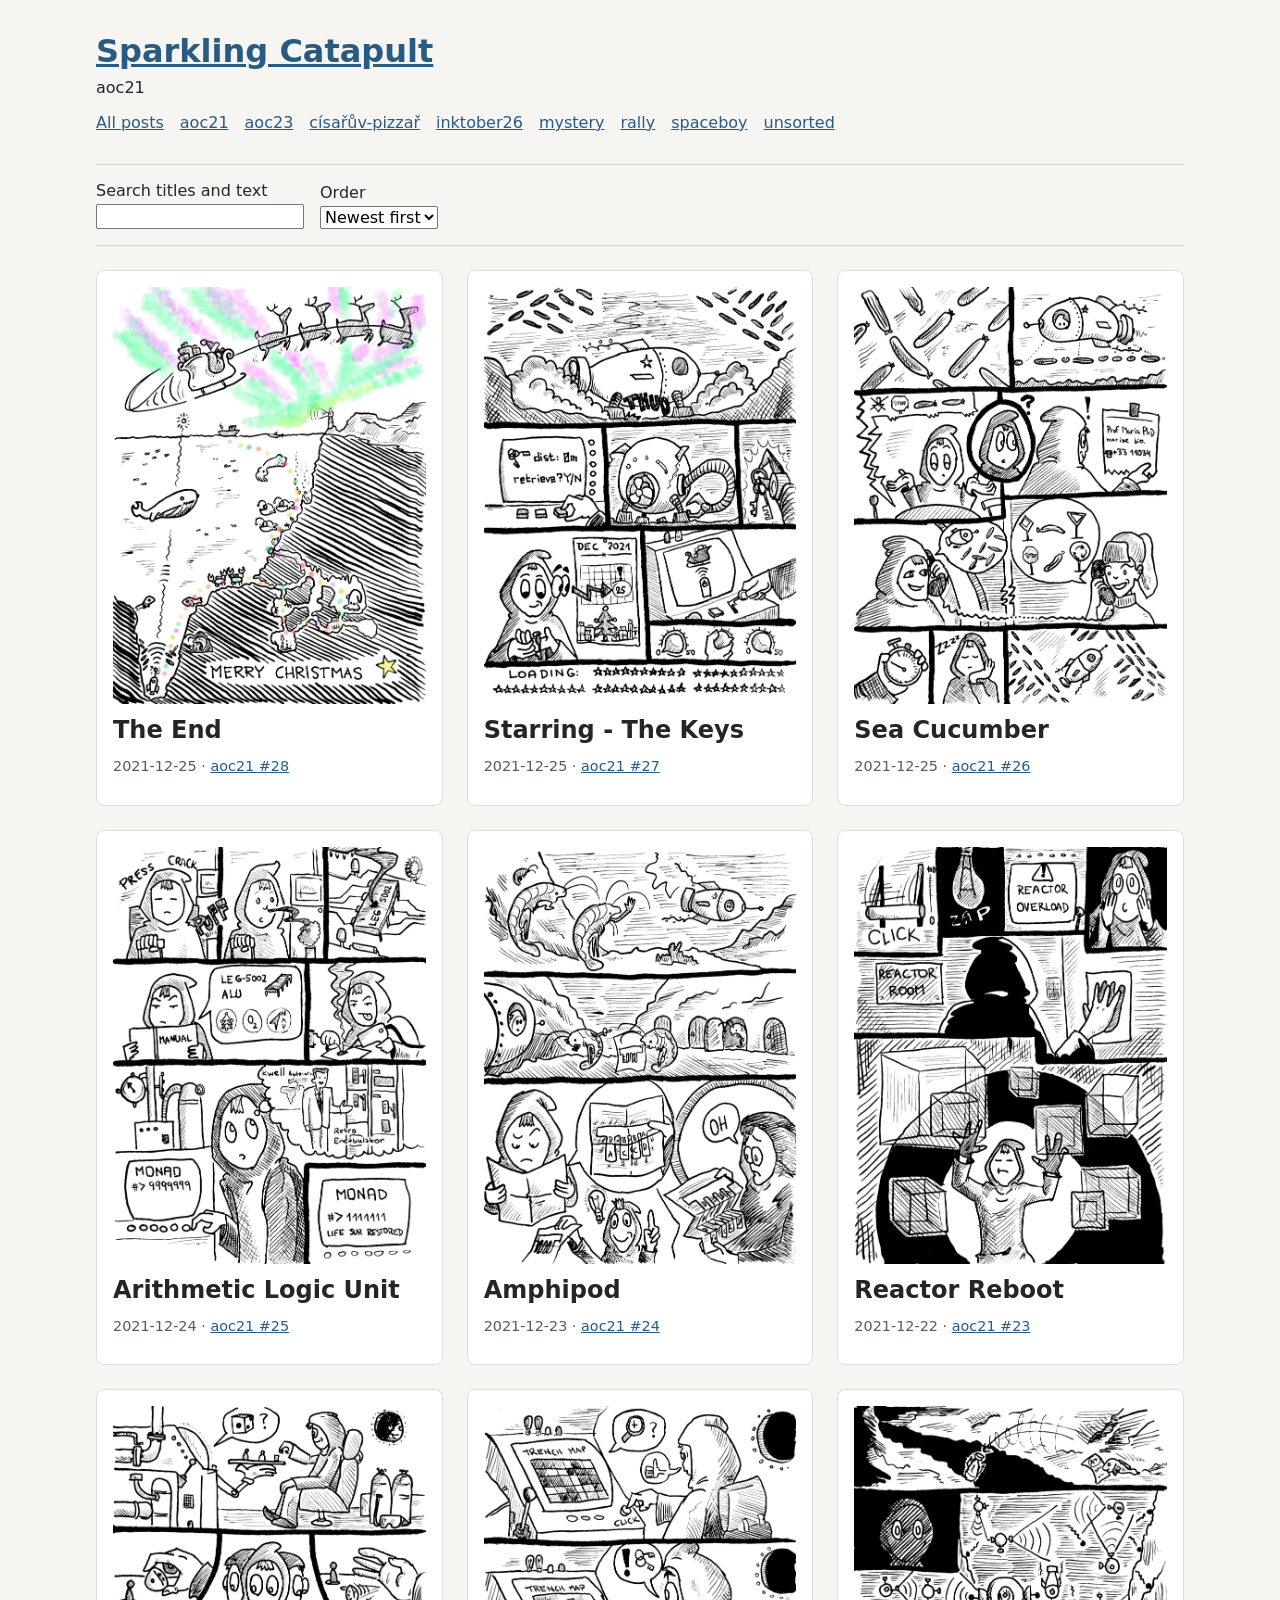
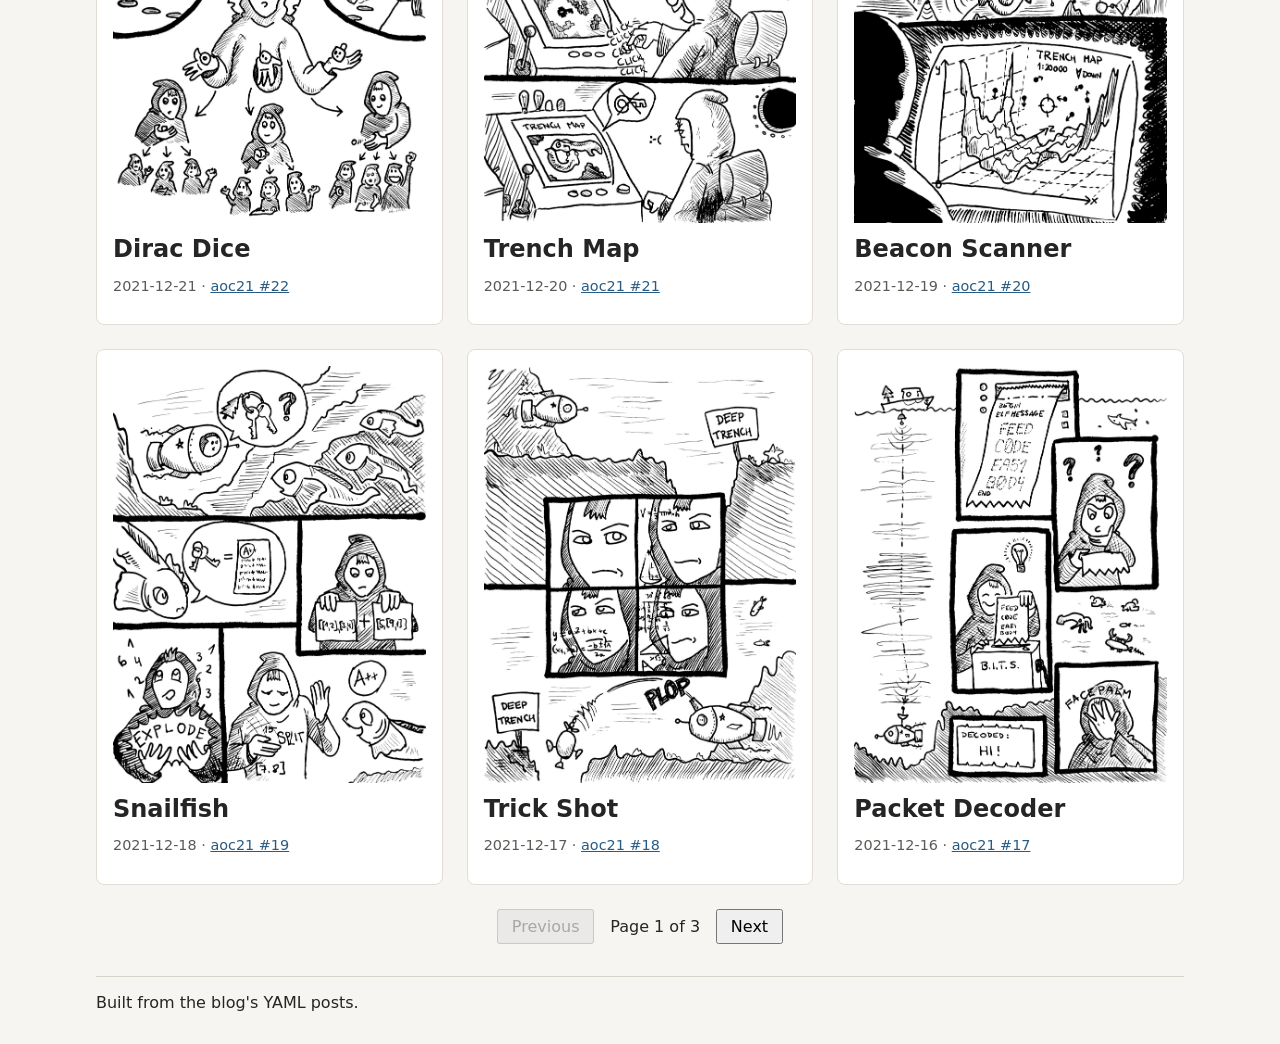
<file: stories/aoc21/index.html>
<!doctype html>
<html lang="en">
<head>
  <meta charset="utf-8">
  <meta name="viewport" content="width=device-width, initial-scale=1">
  <title>aoc21</title>
  <link rel="stylesheet" href="../../assets/css/style.css">
  <script src="../../assets/js/site.js" defer></script>
</head>
<body>
  <header class="page-header">
    <h1><a href="../../index.html">Sparkling Catapult</a></h1>
    <p>aoc21</p>
    <nav class="story-nav" aria-label="Stories"><a href="../../index.html">All posts</a> <a href="../../stories/aoc21/index.html">aoc21</a> <a href="../../stories/aoc23/index.html">aoc23</a> <a href="../../stories/c-sa-v-pizza/index.html">císařův-pizzař</a> <a href="../../stories/inktober26/index.html">inktober26</a> <a href="../../stories/mystery/index.html">mystery</a> <a href="../../stories/rally/index.html">rally</a> <a href="../../stories/spaceboy/index.html">spaceboy</a> <a href="../../stories/unsorted/index.html">unsorted</a></nav>
  </header>
  <main>
    <section class="controls" aria-label="Browse posts">
      <label>Search titles and text
        <input type="search" data-search-for="posts">
      </label>
      <label>Order
        <select data-order-for="posts">
          <option value="newest">Newest first</option>
          <option value="oldest">Newest last</option>
        </select>
      </label>
    </section>
    <section id="posts" class="post-list" data-post-list data-page-size="12" aria-live="polite">
      <article class="post" data-search-text="Intro " tabindex="0" aria-haspopup="dialog" aria-label="Open post: Intro">
  <img src="../../pictures/aoc21/211201%20-%20Intro.jpg" alt="Intro" loading="lazy">
  <h2>Intro</h2>
  <p class="post-meta"><time datetime="2021-12-01">2021-12-01</time> · <a href="../../stories/aoc21/index.html">aoc21 #1</a></p>
  
</article><article class="post" data-search-text="Sonar Sweep " tabindex="0" aria-haspopup="dialog" aria-label="Open post: Sonar Sweep">
  <img src="../../pictures/aoc21/211201%20-%20Sonar%20Sweep.jpg" alt="Sonar Sweep" loading="lazy">
  <h2>Sonar Sweep</h2>
  <p class="post-meta"><time datetime="2021-12-01">2021-12-01</time> · <a href="../../stories/aoc21/index.html">aoc21 #2</a></p>
  
</article><article class="post" data-search-text="Dive " tabindex="0" aria-haspopup="dialog" aria-label="Open post: Dive">
  <img src="../../pictures/aoc21/211202%20-%20Dive.jpg" alt="Dive" loading="lazy">
  <h2>Dive</h2>
  <p class="post-meta"><time datetime="2021-12-02">2021-12-02</time> · <a href="../../stories/aoc21/index.html">aoc21 #3</a></p>
  
</article><article class="post" data-search-text="Binary Diagnostic " tabindex="0" aria-haspopup="dialog" aria-label="Open post: Binary Diagnostic">
  <img src="../../pictures/aoc21/211203%20-%20Binary%20Diagnostic.jpg" alt="Binary Diagnostic" loading="lazy">
  <h2>Binary Diagnostic</h2>
  <p class="post-meta"><time datetime="2021-12-03">2021-12-03</time> · <a href="../../stories/aoc21/index.html">aoc21 #4</a></p>
  
</article><article class="post" data-search-text="Giant Squid " tabindex="0" aria-haspopup="dialog" aria-label="Open post: Giant Squid">
  <img src="../../pictures/aoc21/211204%20-%20Giant%20Squid.jpg" alt="Giant Squid" loading="lazy">
  <h2>Giant Squid</h2>
  <p class="post-meta"><time datetime="2021-12-04">2021-12-04</time> · <a href="../../stories/aoc21/index.html">aoc21 #5</a></p>
  
</article><article class="post" data-search-text="Hydrothermal Venture " tabindex="0" aria-haspopup="dialog" aria-label="Open post: Hydrothermal Venture">
  <img src="../../pictures/aoc21/211205%20-%20Hydrothermal%20Venture.jpg" alt="Hydrothermal Venture" loading="lazy">
  <h2>Hydrothermal Venture</h2>
  <p class="post-meta"><time datetime="2021-12-05">2021-12-05</time> · <a href="../../stories/aoc21/index.html">aoc21 #6</a></p>
  
</article><article class="post" data-search-text="Lanternfish " tabindex="0" aria-haspopup="dialog" aria-label="Open post: Lanternfish">
  <img src="../../pictures/aoc21/211206%20-%20Lanternfish.jpg" alt="Lanternfish" loading="lazy">
  <h2>Lanternfish</h2>
  <p class="post-meta"><time datetime="2021-12-06">2021-12-06</time> · <a href="../../stories/aoc21/index.html">aoc21 #7</a></p>
  
</article><article class="post" data-search-text="The Treachery of Whales " tabindex="0" aria-haspopup="dialog" aria-label="Open post: The Treachery of Whales">
  <img src="../../pictures/aoc21/211207%20-%20The%20Treachery%20of%20Whales.jpg" alt="The Treachery of Whales" loading="lazy">
  <h2>The Treachery of Whales</h2>
  <p class="post-meta"><time datetime="2021-12-07">2021-12-07</time> · <a href="../../stories/aoc21/index.html">aoc21 #8</a></p>
  
</article><article class="post" data-search-text="Seven Segment Search " tabindex="0" aria-haspopup="dialog" aria-label="Open post: Seven Segment Search">
  <img src="../../pictures/aoc21/211208%20-%20Seven%20Segment%20Search.jpg" alt="Seven Segment Search" loading="lazy">
  <h2>Seven Segment Search</h2>
  <p class="post-meta"><time datetime="2021-12-08">2021-12-08</time> · <a href="../../stories/aoc21/index.html">aoc21 #9</a></p>
  
</article><article class="post" data-search-text="Smoke Basin " tabindex="0" aria-haspopup="dialog" aria-label="Open post: Smoke Basin">
  <img src="../../pictures/aoc21/211209%20-%20Smoke%20Basin.jpg" alt="Smoke Basin" loading="lazy">
  <h2>Smoke Basin</h2>
  <p class="post-meta"><time datetime="2021-12-09">2021-12-09</time> · <a href="../../stories/aoc21/index.html">aoc21 #10</a></p>
  
</article><article class="post" data-search-text="Syntax Scoring " tabindex="0" aria-haspopup="dialog" aria-label="Open post: Syntax Scoring">
  <img src="../../pictures/aoc21/211210%20-%20Syntax%20Scoring.jpg" alt="Syntax Scoring" loading="lazy">
  <h2>Syntax Scoring</h2>
  <p class="post-meta"><time datetime="2021-12-10">2021-12-10</time> · <a href="../../stories/aoc21/index.html">aoc21 #11</a></p>
  
</article><article class="post" data-search-text="Dumbo Octopus " tabindex="0" aria-haspopup="dialog" aria-label="Open post: Dumbo Octopus">
  <img src="../../pictures/aoc21/211211%20-%20Dumbo%20Octopus.jpg" alt="Dumbo Octopus" loading="lazy">
  <h2>Dumbo Octopus</h2>
  <p class="post-meta"><time datetime="2021-12-11">2021-12-11</time> · <a href="../../stories/aoc21/index.html">aoc21 #12</a></p>
  
</article><article class="post" data-search-text="Passage Pathing " tabindex="0" aria-haspopup="dialog" aria-label="Open post: Passage Pathing">
  <img src="../../pictures/aoc21/211212%20-%20Passage%20Pathing.jpg" alt="Passage Pathing" loading="lazy">
  <h2>Passage Pathing</h2>
  <p class="post-meta"><time datetime="2021-12-12">2021-12-12</time> · <a href="../../stories/aoc21/index.html">aoc21 #13</a></p>
  
</article><article class="post" data-search-text="Transparent Origami " tabindex="0" aria-haspopup="dialog" aria-label="Open post: Transparent Origami">
  <img src="../../pictures/aoc21/211213%20-%20Transparent%20Origami.jpg" alt="Transparent Origami" loading="lazy">
  <h2>Transparent Origami</h2>
  <p class="post-meta"><time datetime="2021-12-13">2021-12-13</time> · <a href="../../stories/aoc21/index.html">aoc21 #14</a></p>
  
</article><article class="post" data-search-text="Extended Polymerization " tabindex="0" aria-haspopup="dialog" aria-label="Open post: Extended Polymerization">
  <img src="../../pictures/aoc21/211214%20-%20Extended%20Polymerization.jpg" alt="Extended Polymerization" loading="lazy">
  <h2>Extended Polymerization</h2>
  <p class="post-meta"><time datetime="2021-12-14">2021-12-14</time> · <a href="../../stories/aoc21/index.html">aoc21 #15</a></p>
  
</article><article class="post" data-search-text="Chiton " tabindex="0" aria-haspopup="dialog" aria-label="Open post: Chiton">
  <img src="../../pictures/aoc21/211215%20-%20Chiton.jpg" alt="Chiton" loading="lazy">
  <h2>Chiton</h2>
  <p class="post-meta"><time datetime="2021-12-15">2021-12-15</time> · <a href="../../stories/aoc21/index.html">aoc21 #16</a></p>
  
</article><article class="post" data-search-text="Packet Decoder " tabindex="0" aria-haspopup="dialog" aria-label="Open post: Packet Decoder">
  <img src="../../pictures/aoc21/211216%20-%20Packet%20Decoder.jpg" alt="Packet Decoder" loading="lazy">
  <h2>Packet Decoder</h2>
  <p class="post-meta"><time datetime="2021-12-16">2021-12-16</time> · <a href="../../stories/aoc21/index.html">aoc21 #17</a></p>
  
</article><article class="post" data-search-text="Trick Shot " tabindex="0" aria-haspopup="dialog" aria-label="Open post: Trick Shot">
  <img src="../../pictures/aoc21/211217%20-%20Trick%20Shot.jpg" alt="Trick Shot" loading="lazy">
  <h2>Trick Shot</h2>
  <p class="post-meta"><time datetime="2021-12-17">2021-12-17</time> · <a href="../../stories/aoc21/index.html">aoc21 #18</a></p>
  
</article><article class="post" data-search-text="Snailfish " tabindex="0" aria-haspopup="dialog" aria-label="Open post: Snailfish">
  <img src="../../pictures/aoc21/211218%20-%20Snailfish.jpg" alt="Snailfish" loading="lazy">
  <h2>Snailfish</h2>
  <p class="post-meta"><time datetime="2021-12-18">2021-12-18</time> · <a href="../../stories/aoc21/index.html">aoc21 #19</a></p>
  
</article><article class="post" data-search-text="Beacon Scanner " tabindex="0" aria-haspopup="dialog" aria-label="Open post: Beacon Scanner">
  <img src="../../pictures/aoc21/211219%20-%20Beacon%20Scanner.jpg" alt="Beacon Scanner" loading="lazy">
  <h2>Beacon Scanner</h2>
  <p class="post-meta"><time datetime="2021-12-19">2021-12-19</time> · <a href="../../stories/aoc21/index.html">aoc21 #20</a></p>
  
</article><article class="post" data-search-text="Trench Map " tabindex="0" aria-haspopup="dialog" aria-label="Open post: Trench Map">
  <img src="../../pictures/aoc21/211220%20-%20Trench%20Map.jpg" alt="Trench Map" loading="lazy">
  <h2>Trench Map</h2>
  <p class="post-meta"><time datetime="2021-12-20">2021-12-20</time> · <a href="../../stories/aoc21/index.html">aoc21 #21</a></p>
  
</article><article class="post" data-search-text="Dirac Dice " tabindex="0" aria-haspopup="dialog" aria-label="Open post: Dirac Dice">
  <img src="../../pictures/aoc21/211221%20-%20Dirac%20Dice.jpg" alt="Dirac Dice" loading="lazy">
  <h2>Dirac Dice</h2>
  <p class="post-meta"><time datetime="2021-12-21">2021-12-21</time> · <a href="../../stories/aoc21/index.html">aoc21 #22</a></p>
  
</article><article class="post" data-search-text="Reactor Reboot " tabindex="0" aria-haspopup="dialog" aria-label="Open post: Reactor Reboot">
  <img src="../../pictures/aoc21/211222%20-%20Reactor%20Reboot.jpg" alt="Reactor Reboot" loading="lazy">
  <h2>Reactor Reboot</h2>
  <p class="post-meta"><time datetime="2021-12-22">2021-12-22</time> · <a href="../../stories/aoc21/index.html">aoc21 #23</a></p>
  
</article><article class="post" data-search-text="Amphipod " tabindex="0" aria-haspopup="dialog" aria-label="Open post: Amphipod">
  <img src="../../pictures/aoc21/211223%20-%20Amphipod.jpg" alt="Amphipod" loading="lazy">
  <h2>Amphipod</h2>
  <p class="post-meta"><time datetime="2021-12-23">2021-12-23</time> · <a href="../../stories/aoc21/index.html">aoc21 #24</a></p>
  
</article><article class="post" data-search-text="Arithmetic Logic Unit " tabindex="0" aria-haspopup="dialog" aria-label="Open post: Arithmetic Logic Unit">
  <img src="../../pictures/aoc21/211224%20-%20Arithmetic%20Logic%20Unit.jpg" alt="Arithmetic Logic Unit" loading="lazy">
  <h2>Arithmetic Logic Unit</h2>
  <p class="post-meta"><time datetime="2021-12-24">2021-12-24</time> · <a href="../../stories/aoc21/index.html">aoc21 #25</a></p>
  
</article><article class="post" data-search-text="Sea Cucumber " tabindex="0" aria-haspopup="dialog" aria-label="Open post: Sea Cucumber">
  <img src="../../pictures/aoc21/211225%20-%20Sea%20Cucumber.jpg" alt="Sea Cucumber" loading="lazy">
  <h2>Sea Cucumber</h2>
  <p class="post-meta"><time datetime="2021-12-25">2021-12-25</time> · <a href="../../stories/aoc21/index.html">aoc21 #26</a></p>
  
</article><article class="post" data-search-text="Starring - The Keys " tabindex="0" aria-haspopup="dialog" aria-label="Open post: Starring - The Keys">
  <img src="../../pictures/aoc21/211225%20-%20Starring%20-%20The%20Keys.jpg" alt="Starring - The Keys" loading="lazy">
  <h2>Starring - The Keys</h2>
  <p class="post-meta"><time datetime="2021-12-25">2021-12-25</time> · <a href="../../stories/aoc21/index.html">aoc21 #27</a></p>
  
</article><article class="post" data-search-text="The End " tabindex="0" aria-haspopup="dialog" aria-label="Open post: The End">
  <img src="../../pictures/aoc21/211225%20-%20The%20End.jpg" alt="The End" loading="lazy">
  <h2>The End</h2>
  <p class="post-meta"><time datetime="2021-12-25">2021-12-25</time> · <a href="../../stories/aoc21/index.html">aoc21 #28</a></p>
  
</article>
    </section>
    <p class="empty-state" data-empty-for="posts" hidden>No posts match your search.</p>
    <nav class="pagination" aria-label="Post pages">
      <button type="button" data-previous-for="posts">Previous</button>
      <span data-page-for="posts"></span>
      <button type="button" data-next-for="posts">Next</button>
    </nav>
  </main>
  <dialog class="post-viewer" aria-labelledby="viewer-title">
    <div class="viewer-toolbar">
      <button type="button" data-viewer-previous aria-label="Previous post">Previous</button>
      <button type="button" data-viewer-close aria-label="Close full-size post">Close</button>
      <button type="button" data-viewer-next aria-label="Next post">Next</button>
    </div>
    <img class="viewer-image" data-viewer-image alt="">
    <section class="viewer-details">
      <h2 id="viewer-title" data-viewer-title></h2>
      <div data-viewer-meta></div>
      <div data-viewer-text></div>
    </section>
  </dialog>
  <footer class="page-footer">Built from the blog's YAML posts.</footer>
</body>
</html>
</file>
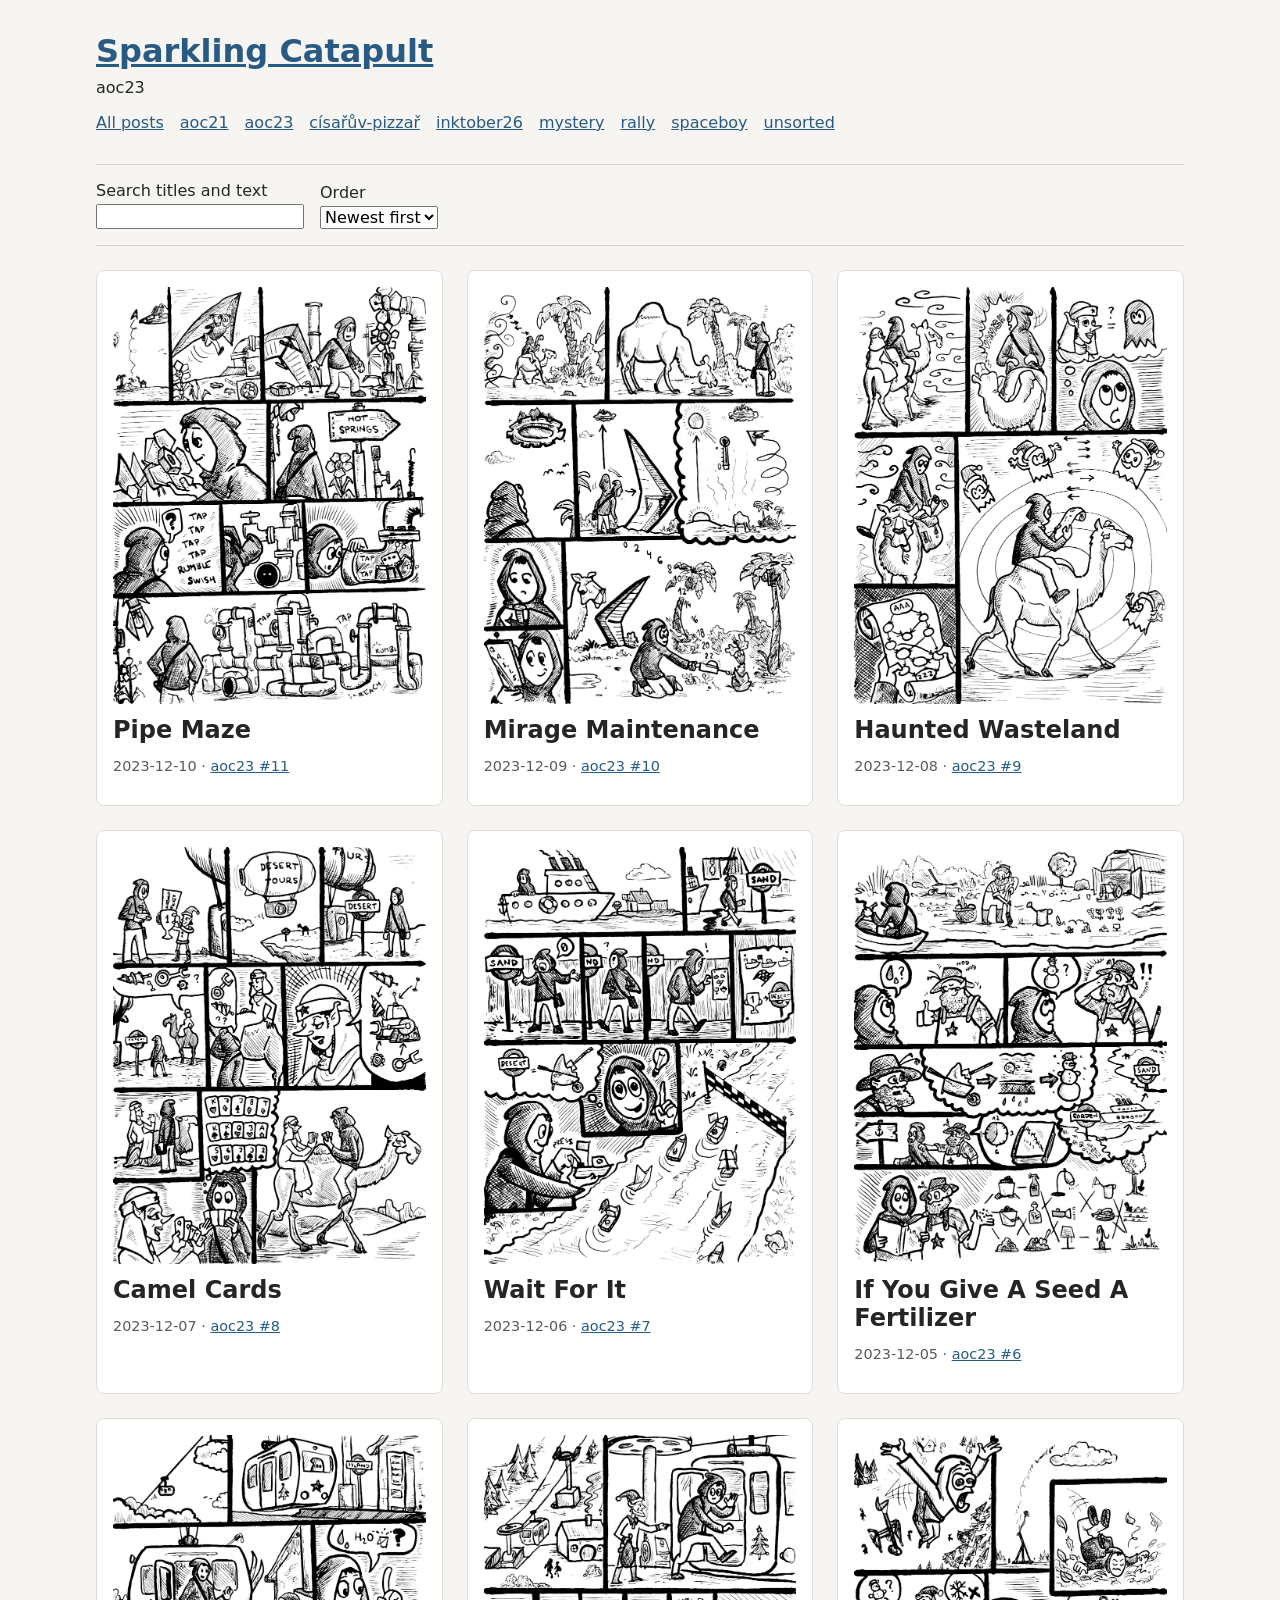
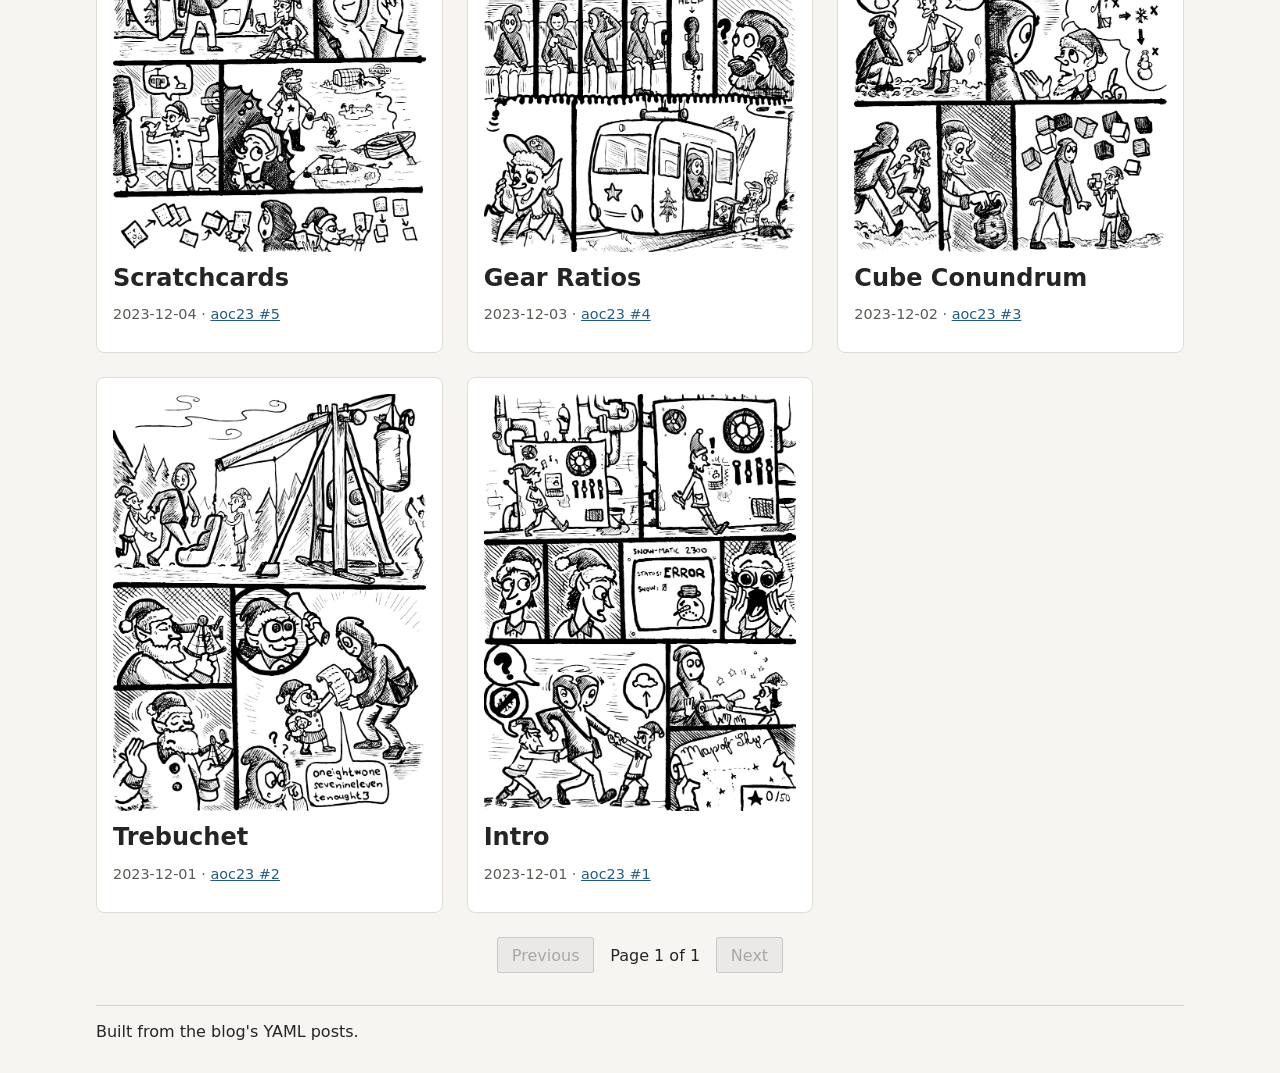
<file: stories/aoc23/index.html>
<!doctype html>
<html lang="en">
<head>
  <meta charset="utf-8">
  <meta name="viewport" content="width=device-width, initial-scale=1">
  <title>aoc23</title>
  <link rel="stylesheet" href="../../assets/css/style.css">
  <script src="../../assets/js/site.js" defer></script>
</head>
<body>
  <header class="page-header">
    <h1><a href="../../index.html">Sparkling Catapult</a></h1>
    <p>aoc23</p>
    <nav class="story-nav" aria-label="Stories"><a href="../../index.html">All posts</a> <a href="../../stories/aoc21/index.html">aoc21</a> <a href="../../stories/aoc23/index.html">aoc23</a> <a href="../../stories/c-sa-v-pizza/index.html">císařův-pizzař</a> <a href="../../stories/inktober26/index.html">inktober26</a> <a href="../../stories/mystery/index.html">mystery</a> <a href="../../stories/rally/index.html">rally</a> <a href="../../stories/spaceboy/index.html">spaceboy</a> <a href="../../stories/unsorted/index.html">unsorted</a></nav>
  </header>
  <main>
    <section class="controls" aria-label="Browse posts">
      <label>Search titles and text
        <input type="search" data-search-for="posts">
      </label>
      <label>Order
        <select data-order-for="posts">
          <option value="newest">Newest first</option>
          <option value="oldest">Newest last</option>
        </select>
      </label>
    </section>
    <section id="posts" class="post-list" data-post-list data-page-size="12" aria-live="polite">
      <article class="post" data-search-text="Intro " tabindex="0" aria-haspopup="dialog" aria-label="Open post: Intro">
  <img src="../../pictures/aoc23/231201%20-%20Intro.jpg" alt="Intro" loading="lazy">
  <h2>Intro</h2>
  <p class="post-meta"><time datetime="2023-12-01">2023-12-01</time> · <a href="../../stories/aoc23/index.html">aoc23 #1</a></p>
  
</article><article class="post" data-search-text="Trebuchet " tabindex="0" aria-haspopup="dialog" aria-label="Open post: Trebuchet">
  <img src="../../pictures/aoc23/231201%20-%20Trebuchet.jpg" alt="Trebuchet" loading="lazy">
  <h2>Trebuchet</h2>
  <p class="post-meta"><time datetime="2023-12-01">2023-12-01</time> · <a href="../../stories/aoc23/index.html">aoc23 #2</a></p>
  
</article><article class="post" data-search-text="Cube Conundrum " tabindex="0" aria-haspopup="dialog" aria-label="Open post: Cube Conundrum">
  <img src="../../pictures/aoc23/231202%20-%20Cube%20Conundrum.jpg" alt="Cube Conundrum" loading="lazy">
  <h2>Cube Conundrum</h2>
  <p class="post-meta"><time datetime="2023-12-02">2023-12-02</time> · <a href="../../stories/aoc23/index.html">aoc23 #3</a></p>
  
</article><article class="post" data-search-text="Gear Ratios " tabindex="0" aria-haspopup="dialog" aria-label="Open post: Gear Ratios">
  <img src="../../pictures/aoc23/231203%20-%20Gear%20Ratios.jpg" alt="Gear Ratios" loading="lazy">
  <h2>Gear Ratios</h2>
  <p class="post-meta"><time datetime="2023-12-03">2023-12-03</time> · <a href="../../stories/aoc23/index.html">aoc23 #4</a></p>
  
</article><article class="post" data-search-text="Scratchcards " tabindex="0" aria-haspopup="dialog" aria-label="Open post: Scratchcards">
  <img src="../../pictures/aoc23/231204%20-%20Scratchcards.jpg" alt="Scratchcards" loading="lazy">
  <h2>Scratchcards</h2>
  <p class="post-meta"><time datetime="2023-12-04">2023-12-04</time> · <a href="../../stories/aoc23/index.html">aoc23 #5</a></p>
  
</article><article class="post" data-search-text="If You Give A Seed A Fertilizer " tabindex="0" aria-haspopup="dialog" aria-label="Open post: If You Give A Seed A Fertilizer">
  <img src="../../pictures/aoc23/231205%20-%20If%20You%20Give%20A%20Seed%20A%20Fertilizer.jpg" alt="If You Give A Seed A Fertilizer" loading="lazy">
  <h2>If You Give A Seed A Fertilizer</h2>
  <p class="post-meta"><time datetime="2023-12-05">2023-12-05</time> · <a href="../../stories/aoc23/index.html">aoc23 #6</a></p>
  
</article><article class="post" data-search-text="Wait For It " tabindex="0" aria-haspopup="dialog" aria-label="Open post: Wait For It">
  <img src="../../pictures/aoc23/231206%20-%20Wait%20For%20It.jpg" alt="Wait For It" loading="lazy">
  <h2>Wait For It</h2>
  <p class="post-meta"><time datetime="2023-12-06">2023-12-06</time> · <a href="../../stories/aoc23/index.html">aoc23 #7</a></p>
  
</article><article class="post" data-search-text="Camel Cards " tabindex="0" aria-haspopup="dialog" aria-label="Open post: Camel Cards">
  <img src="../../pictures/aoc23/231207%20-%20Camel%20Cards.jpg" alt="Camel Cards" loading="lazy">
  <h2>Camel Cards</h2>
  <p class="post-meta"><time datetime="2023-12-07">2023-12-07</time> · <a href="../../stories/aoc23/index.html">aoc23 #8</a></p>
  
</article><article class="post" data-search-text="Haunted Wasteland " tabindex="0" aria-haspopup="dialog" aria-label="Open post: Haunted Wasteland">
  <img src="../../pictures/aoc23/231208%20-%20Haunted%20Wasteland.jpg" alt="Haunted Wasteland" loading="lazy">
  <h2>Haunted Wasteland</h2>
  <p class="post-meta"><time datetime="2023-12-08">2023-12-08</time> · <a href="../../stories/aoc23/index.html">aoc23 #9</a></p>
  
</article><article class="post" data-search-text="Mirage Maintenance " tabindex="0" aria-haspopup="dialog" aria-label="Open post: Mirage Maintenance">
  <img src="../../pictures/aoc23/231209%20-%20Mirage%20Maintenance.jpg" alt="Mirage Maintenance" loading="lazy">
  <h2>Mirage Maintenance</h2>
  <p class="post-meta"><time datetime="2023-12-09">2023-12-09</time> · <a href="../../stories/aoc23/index.html">aoc23 #10</a></p>
  
</article><article class="post" data-search-text="Pipe Maze " tabindex="0" aria-haspopup="dialog" aria-label="Open post: Pipe Maze">
  <img src="../../pictures/aoc23/231210%20-%20Pipe%20Maze.jpg" alt="Pipe Maze" loading="lazy">
  <h2>Pipe Maze</h2>
  <p class="post-meta"><time datetime="2023-12-10">2023-12-10</time> · <a href="../../stories/aoc23/index.html">aoc23 #11</a></p>
  
</article>
    </section>
    <p class="empty-state" data-empty-for="posts" hidden>No posts match your search.</p>
    <nav class="pagination" aria-label="Post pages">
      <button type="button" data-previous-for="posts">Previous</button>
      <span data-page-for="posts"></span>
      <button type="button" data-next-for="posts">Next</button>
    </nav>
  </main>
  <dialog class="post-viewer" aria-labelledby="viewer-title">
    <div class="viewer-toolbar">
      <button type="button" data-viewer-previous aria-label="Previous post">Previous</button>
      <button type="button" data-viewer-close aria-label="Close full-size post">Close</button>
      <button type="button" data-viewer-next aria-label="Next post">Next</button>
    </div>
    <img class="viewer-image" data-viewer-image alt="">
    <section class="viewer-details">
      <h2 id="viewer-title" data-viewer-title></h2>
      <div data-viewer-meta></div>
      <div data-viewer-text></div>
    </section>
  </dialog>
  <footer class="page-footer">Built from the blog's YAML posts.</footer>
</body>
</html>
</file>
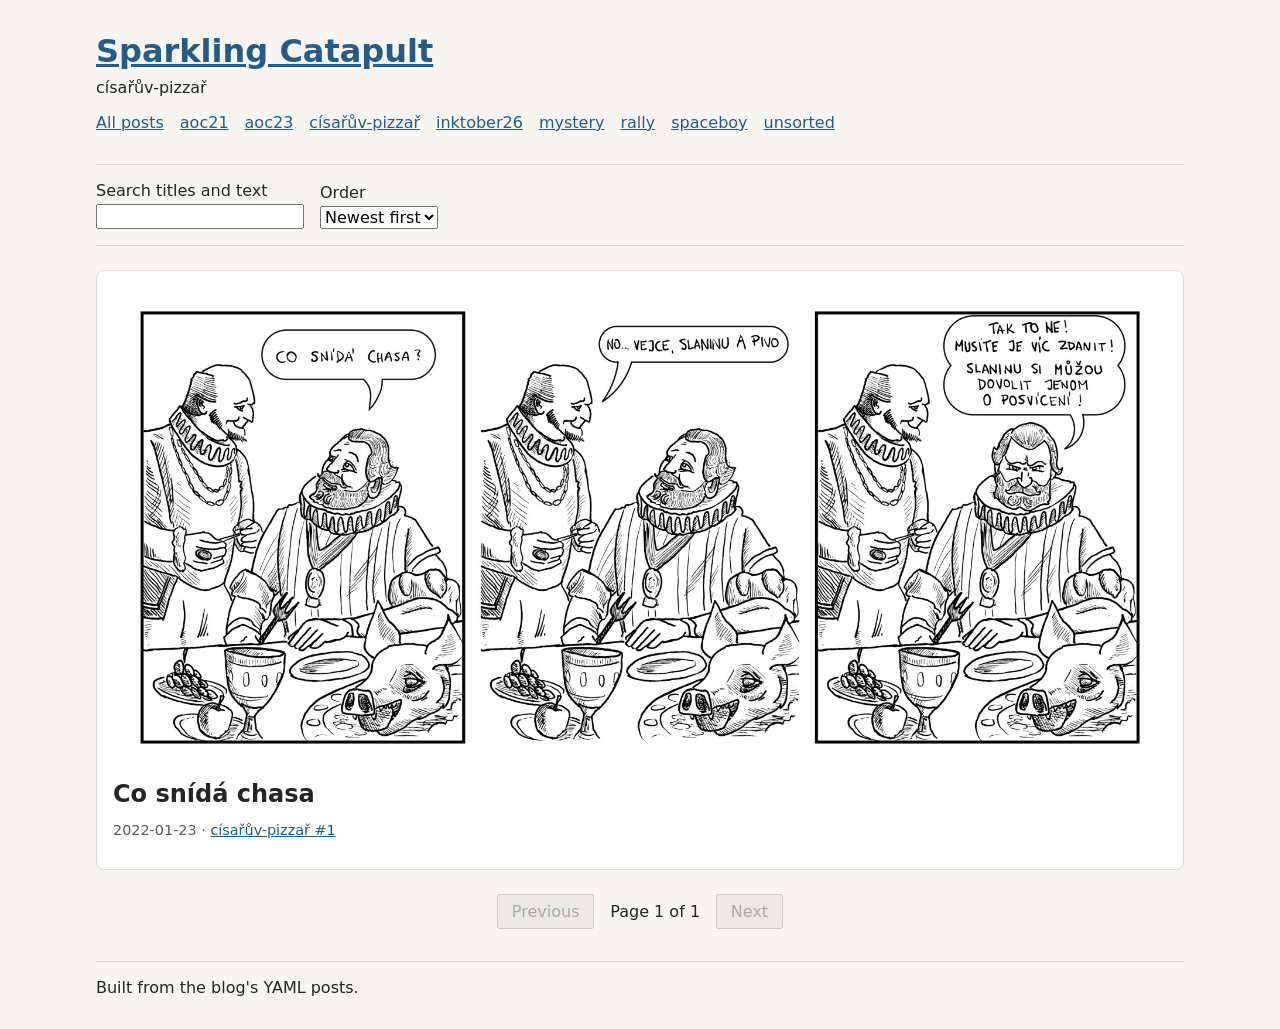
<file: stories/c-sa-v-pizza/index.html>
<!doctype html>
<html lang="en">
<head>
  <meta charset="utf-8">
  <meta name="viewport" content="width=device-width, initial-scale=1">
  <title>císařův-pizzař</title>
  <link rel="stylesheet" href="../../assets/css/style.css">
  <script src="../../assets/js/site.js" defer></script>
</head>
<body>
  <header class="page-header">
    <h1><a href="../../index.html">Sparkling Catapult</a></h1>
    <p>císařův-pizzař</p>
    <nav class="story-nav" aria-label="Stories"><a href="../../index.html">All posts</a> <a href="../../stories/aoc21/index.html">aoc21</a> <a href="../../stories/aoc23/index.html">aoc23</a> <a href="../../stories/c-sa-v-pizza/index.html">císařův-pizzař</a> <a href="../../stories/inktober26/index.html">inktober26</a> <a href="../../stories/mystery/index.html">mystery</a> <a href="../../stories/rally/index.html">rally</a> <a href="../../stories/spaceboy/index.html">spaceboy</a> <a href="../../stories/unsorted/index.html">unsorted</a></nav>
  </header>
  <main>
    <section class="controls" aria-label="Browse posts">
      <label>Search titles and text
        <input type="search" data-search-for="posts">
      </label>
      <label>Order
        <select data-order-for="posts">
          <option value="newest">Newest first</option>
          <option value="oldest">Newest last</option>
        </select>
      </label>
    </section>
    <section id="posts" class="post-list" data-post-list data-page-size="12" aria-live="polite">
      <article class="post" data-search-text="Co snídá chasa " tabindex="0" aria-haspopup="dialog" aria-label="Open post: Co snídá chasa">
  <img src="../../pictures/c%C3%ADsa%C5%99%C5%AFv-pizza%C5%99/220123%20-%20Co%20sn%C3%ADd%C3%A1%20chasa.jpg" alt="Co snídá chasa" loading="lazy">
  <h2>Co snídá chasa</h2>
  <p class="post-meta"><time datetime="2022-01-23">2022-01-23</time> · <a href="../../stories/c-sa-v-pizza/index.html">císařův-pizzař #1</a></p>
  
</article>
    </section>
    <p class="empty-state" data-empty-for="posts" hidden>No posts match your search.</p>
    <nav class="pagination" aria-label="Post pages">
      <button type="button" data-previous-for="posts">Previous</button>
      <span data-page-for="posts"></span>
      <button type="button" data-next-for="posts">Next</button>
    </nav>
  </main>
  <dialog class="post-viewer" aria-labelledby="viewer-title">
    <div class="viewer-toolbar">
      <button type="button" data-viewer-previous aria-label="Previous post">Previous</button>
      <button type="button" data-viewer-close aria-label="Close full-size post">Close</button>
      <button type="button" data-viewer-next aria-label="Next post">Next</button>
    </div>
    <img class="viewer-image" data-viewer-image alt="">
    <section class="viewer-details">
      <h2 id="viewer-title" data-viewer-title></h2>
      <div data-viewer-meta></div>
      <div data-viewer-text></div>
    </section>
  </dialog>
  <footer class="page-footer">Built from the blog's YAML posts.</footer>
</body>
</html>
</file>
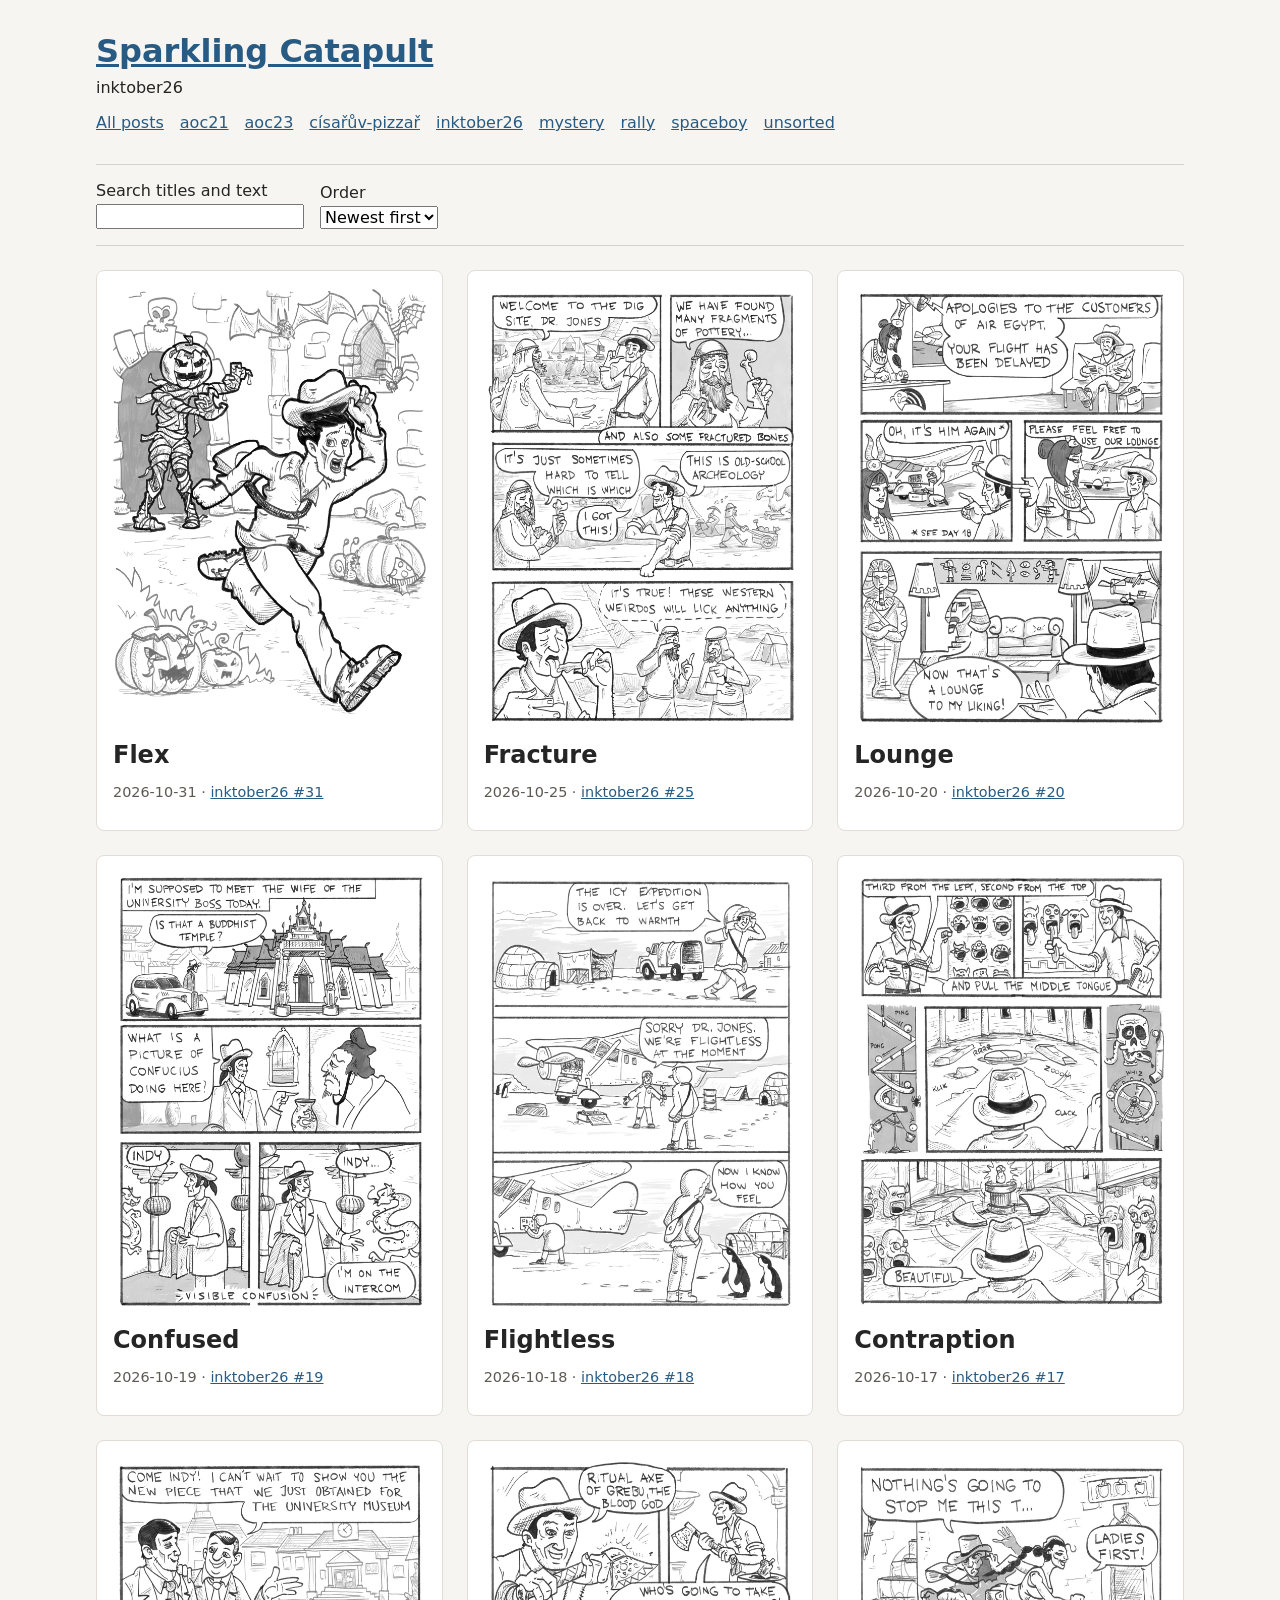
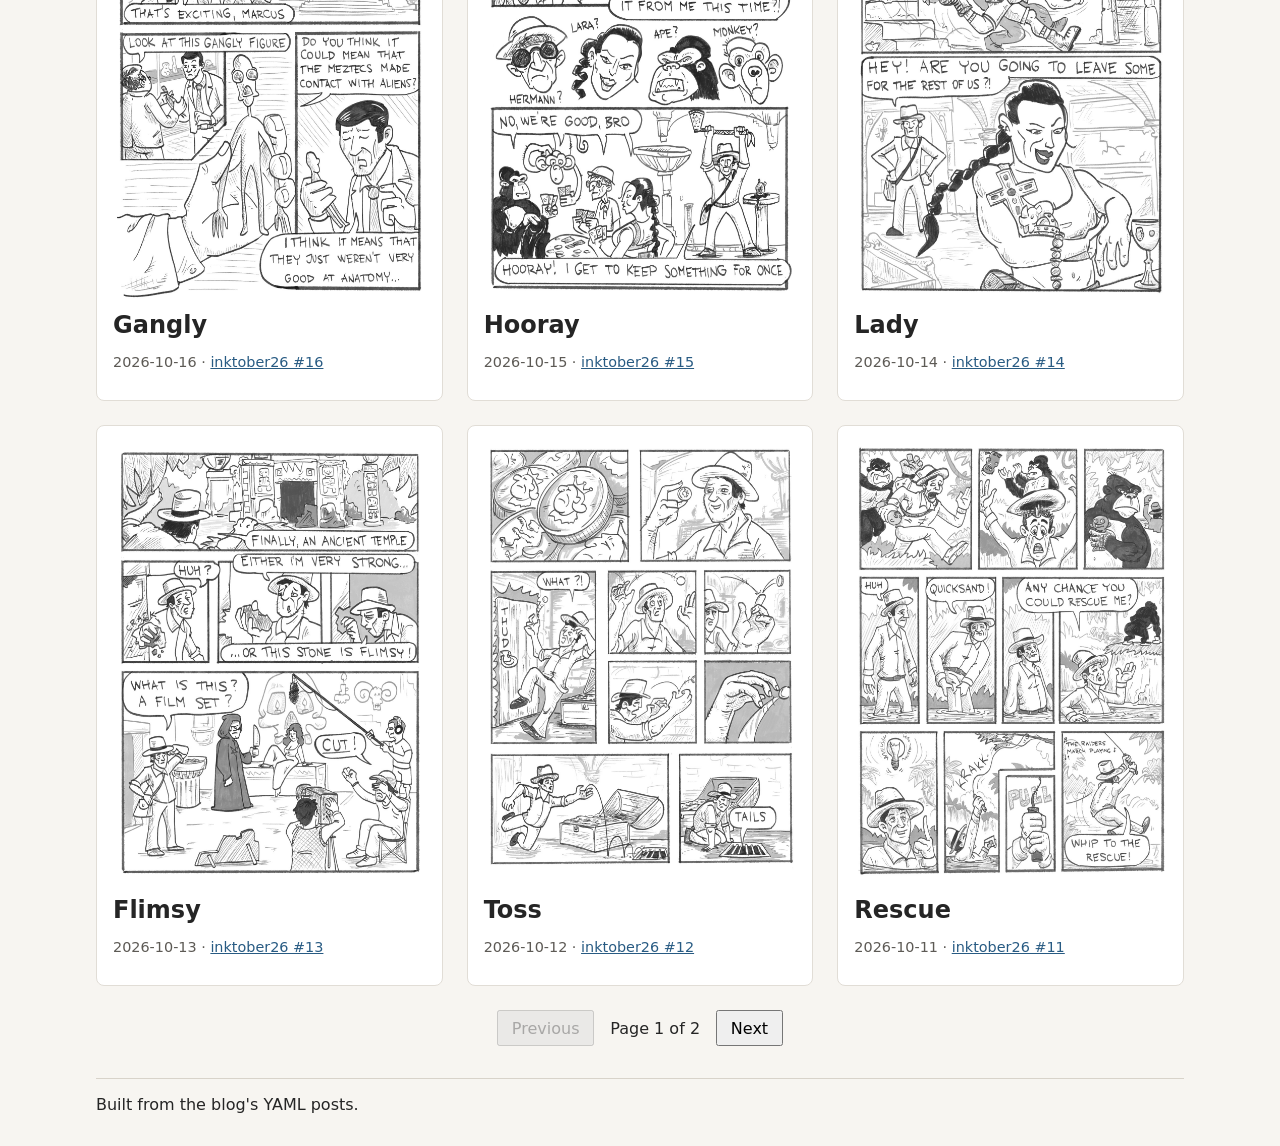
<file: stories/inktober26/index.html>
<!doctype html>
<html lang="en">
<head>
  <meta charset="utf-8">
  <meta name="viewport" content="width=device-width, initial-scale=1">
  <title>inktober26</title>
  <link rel="stylesheet" href="../../assets/css/style.css">
  <script src="../../assets/js/site.js" defer></script>
</head>
<body>
  <header class="page-header">
    <h1><a href="../../index.html">Sparkling Catapult</a></h1>
    <p>inktober26</p>
    <nav class="story-nav" aria-label="Stories"><a href="../../index.html">All posts</a> <a href="../../stories/aoc21/index.html">aoc21</a> <a href="../../stories/aoc23/index.html">aoc23</a> <a href="../../stories/c-sa-v-pizza/index.html">císařův-pizzař</a> <a href="../../stories/inktober26/index.html">inktober26</a> <a href="../../stories/mystery/index.html">mystery</a> <a href="../../stories/rally/index.html">rally</a> <a href="../../stories/spaceboy/index.html">spaceboy</a> <a href="../../stories/unsorted/index.html">unsorted</a></nav>
  </header>
  <main>
    <section class="controls" aria-label="Browse posts">
      <label>Search titles and text
        <input type="search" data-search-for="posts">
      </label>
      <label>Order
        <select data-order-for="posts">
          <option value="newest">Newest first</option>
          <option value="oldest">Newest last</option>
        </select>
      </label>
    </section>
    <section id="posts" class="post-list" data-post-list data-page-size="12" aria-live="polite">
      <article class="post" data-search-text="Apple " tabindex="0" aria-haspopup="dialog" aria-label="Open post: Apple">
  <img src="../../pictures/inktober26/01_Apple.jpg" alt="Apple" loading="lazy">
  <h2>Apple</h2>
  <p class="post-meta"><time datetime="2026-10-01">2026-10-01</time> · <a href="../../stories/inktober26/index.html">inktober26 #1</a></p>
  
</article><article class="post" data-search-text="Relic " tabindex="0" aria-haspopup="dialog" aria-label="Open post: Relic">
  <img src="../../pictures/inktober26/02_Relic.jpg" alt="Relic" loading="lazy">
  <h2>Relic</h2>
  <p class="post-meta"><time datetime="2026-10-02">2026-10-02</time> · <a href="../../stories/inktober26/index.html">inktober26 #2</a></p>
  
</article><article class="post" data-search-text="Miniature " tabindex="0" aria-haspopup="dialog" aria-label="Open post: Miniature">
  <img src="../../pictures/inktober26/03_Miniature.jpg" alt="Miniature" loading="lazy">
  <h2>Miniature</h2>
  <p class="post-meta"><time datetime="2026-10-03">2026-10-03</time> · <a href="../../stories/inktober26/index.html">inktober26 #3</a></p>
  
</article><article class="post" data-search-text="Cactus " tabindex="0" aria-haspopup="dialog" aria-label="Open post: Cactus">
  <img src="../../pictures/inktober26/04_Cactus.jpg" alt="Cactus" loading="lazy">
  <h2>Cactus</h2>
  <p class="post-meta"><time datetime="2026-10-04">2026-10-04</time> · <a href="../../stories/inktober26/index.html">inktober26 #4</a></p>
  
</article><article class="post" data-search-text="Smack " tabindex="0" aria-haspopup="dialog" aria-label="Open post: Smack">
  <img src="../../pictures/inktober26/05_Smack.jpg" alt="Smack" loading="lazy">
  <h2>Smack</h2>
  <p class="post-meta"><time datetime="2026-10-05">2026-10-05</time> · <a href="../../stories/inktober26/index.html">inktober26 #5</a></p>
  
</article><article class="post" data-search-text="Ogre " tabindex="0" aria-haspopup="dialog" aria-label="Open post: Ogre">
  <img src="../../pictures/inktober26/06_Ogre.jpg" alt="Ogre" loading="lazy">
  <h2>Ogre</h2>
  <p class="post-meta"><time datetime="2026-10-06">2026-10-06</time> · <a href="../../stories/inktober26/index.html">inktober26 #6</a></p>
  
</article><article class="post" data-search-text="Panic " tabindex="0" aria-haspopup="dialog" aria-label="Open post: Panic">
  <img src="../../pictures/inktober26/07_Panic.jpg" alt="Panic" loading="lazy">
  <h2>Panic</h2>
  <p class="post-meta"><time datetime="2026-10-07">2026-10-07</time> · <a href="../../stories/inktober26/index.html">inktober26 #7</a></p>
  
</article><article class="post" data-search-text="Stinky " tabindex="0" aria-haspopup="dialog" aria-label="Open post: Stinky">
  <img src="../../pictures/inktober26/08_Stinky.jpg" alt="Stinky" loading="lazy">
  <h2>Stinky</h2>
  <p class="post-meta"><time datetime="2026-10-08">2026-10-08</time> · <a href="../../stories/inktober26/index.html">inktober26 #8</a></p>
  
</article><article class="post" data-search-text="Ram " tabindex="0" aria-haspopup="dialog" aria-label="Open post: Ram">
  <img src="../../pictures/inktober26/09_Ram.jpg" alt="Ram" loading="lazy">
  <h2>Ram</h2>
  <p class="post-meta"><time datetime="2026-10-09">2026-10-09</time> · <a href="../../stories/inktober26/index.html">inktober26 #9</a></p>
  
</article><article class="post" data-search-text="Mystical " tabindex="0" aria-haspopup="dialog" aria-label="Open post: Mystical">
  <img src="../../pictures/inktober26/10_Mystical.jpg" alt="Mystical" loading="lazy">
  <h2>Mystical</h2>
  <p class="post-meta"><time datetime="2026-10-10">2026-10-10</time> · <a href="../../stories/inktober26/index.html">inktober26 #10</a></p>
  
</article><article class="post" data-search-text="Rescue " tabindex="0" aria-haspopup="dialog" aria-label="Open post: Rescue">
  <img src="../../pictures/inktober26/11_Rescue.jpg" alt="Rescue" loading="lazy">
  <h2>Rescue</h2>
  <p class="post-meta"><time datetime="2026-10-11">2026-10-11</time> · <a href="../../stories/inktober26/index.html">inktober26 #11</a></p>
  
</article><article class="post" data-search-text="Toss " tabindex="0" aria-haspopup="dialog" aria-label="Open post: Toss">
  <img src="../../pictures/inktober26/12_Toss.jpg" alt="Toss" loading="lazy">
  <h2>Toss</h2>
  <p class="post-meta"><time datetime="2026-10-12">2026-10-12</time> · <a href="../../stories/inktober26/index.html">inktober26 #12</a></p>
  
</article><article class="post" data-search-text="Flimsy " tabindex="0" aria-haspopup="dialog" aria-label="Open post: Flimsy">
  <img src="../../pictures/inktober26/13_Flimsy.jpg" alt="Flimsy" loading="lazy">
  <h2>Flimsy</h2>
  <p class="post-meta"><time datetime="2026-10-13">2026-10-13</time> · <a href="../../stories/inktober26/index.html">inktober26 #13</a></p>
  
</article><article class="post" data-search-text="Lady " tabindex="0" aria-haspopup="dialog" aria-label="Open post: Lady">
  <img src="../../pictures/inktober26/14_Lady.jpg" alt="Lady" loading="lazy">
  <h2>Lady</h2>
  <p class="post-meta"><time datetime="2026-10-14">2026-10-14</time> · <a href="../../stories/inktober26/index.html">inktober26 #14</a></p>
  
</article><article class="post" data-search-text="Hooray " tabindex="0" aria-haspopup="dialog" aria-label="Open post: Hooray">
  <img src="../../pictures/inktober26/15_Hooray.jpg" alt="Hooray" loading="lazy">
  <h2>Hooray</h2>
  <p class="post-meta"><time datetime="2026-10-15">2026-10-15</time> · <a href="../../stories/inktober26/index.html">inktober26 #15</a></p>
  
</article><article class="post" data-search-text="Gangly " tabindex="0" aria-haspopup="dialog" aria-label="Open post: Gangly">
  <img src="../../pictures/inktober26/16_Gangly.jpg" alt="Gangly" loading="lazy">
  <h2>Gangly</h2>
  <p class="post-meta"><time datetime="2026-10-16">2026-10-16</time> · <a href="../../stories/inktober26/index.html">inktober26 #16</a></p>
  
</article><article class="post" data-search-text="Contraption " tabindex="0" aria-haspopup="dialog" aria-label="Open post: Contraption">
  <img src="../../pictures/inktober26/17_Contraption.jpg" alt="Contraption" loading="lazy">
  <h2>Contraption</h2>
  <p class="post-meta"><time datetime="2026-10-17">2026-10-17</time> · <a href="../../stories/inktober26/index.html">inktober26 #17</a></p>
  
</article><article class="post" data-search-text="Flightless " tabindex="0" aria-haspopup="dialog" aria-label="Open post: Flightless">
  <img src="../../pictures/inktober26/18_Flightless.jpg" alt="Flightless" loading="lazy">
  <h2>Flightless</h2>
  <p class="post-meta"><time datetime="2026-10-18">2026-10-18</time> · <a href="../../stories/inktober26/index.html">inktober26 #18</a></p>
  
</article><article class="post" data-search-text="Confused " tabindex="0" aria-haspopup="dialog" aria-label="Open post: Confused">
  <img src="../../pictures/inktober26/19_Confused.jpg" alt="Confused" loading="lazy">
  <h2>Confused</h2>
  <p class="post-meta"><time datetime="2026-10-19">2026-10-19</time> · <a href="../../stories/inktober26/index.html">inktober26 #19</a></p>
  
</article><article class="post" data-search-text="Lounge " tabindex="0" aria-haspopup="dialog" aria-label="Open post: Lounge">
  <img src="../../pictures/inktober26/20_Lounge.jpg" alt="Lounge" loading="lazy">
  <h2>Lounge</h2>
  <p class="post-meta"><time datetime="2026-10-20">2026-10-20</time> · <a href="../../stories/inktober26/index.html">inktober26 #20</a></p>
  
</article><article class="post" data-search-text="Fracture " tabindex="0" aria-haspopup="dialog" aria-label="Open post: Fracture">
  <img src="../../pictures/inktober26/25_Fracture.jpg" alt="Fracture" loading="lazy">
  <h2>Fracture</h2>
  <p class="post-meta"><time datetime="2026-10-25">2026-10-25</time> · <a href="../../stories/inktober26/index.html">inktober26 #25</a></p>
  
</article><article class="post" data-search-text="Flex " tabindex="0" aria-haspopup="dialog" aria-label="Open post: Flex">
  <img src="../../pictures/inktober26/31_Flex.jpg" alt="Flex" loading="lazy">
  <h2>Flex</h2>
  <p class="post-meta"><time datetime="2026-10-31">2026-10-31</time> · <a href="../../stories/inktober26/index.html">inktober26 #31</a></p>
  
</article>
    </section>
    <p class="empty-state" data-empty-for="posts" hidden>No posts match your search.</p>
    <nav class="pagination" aria-label="Post pages">
      <button type="button" data-previous-for="posts">Previous</button>
      <span data-page-for="posts"></span>
      <button type="button" data-next-for="posts">Next</button>
    </nav>
  </main>
  <dialog class="post-viewer" aria-labelledby="viewer-title">
    <div class="viewer-toolbar">
      <button type="button" data-viewer-previous aria-label="Previous post">Previous</button>
      <button type="button" data-viewer-close aria-label="Close full-size post">Close</button>
      <button type="button" data-viewer-next aria-label="Next post">Next</button>
    </div>
    <img class="viewer-image" data-viewer-image alt="">
    <section class="viewer-details">
      <h2 id="viewer-title" data-viewer-title></h2>
      <div data-viewer-meta></div>
      <div data-viewer-text></div>
    </section>
  </dialog>
  <footer class="page-footer">Built from the blog's YAML posts.</footer>
</body>
</html>
</file>
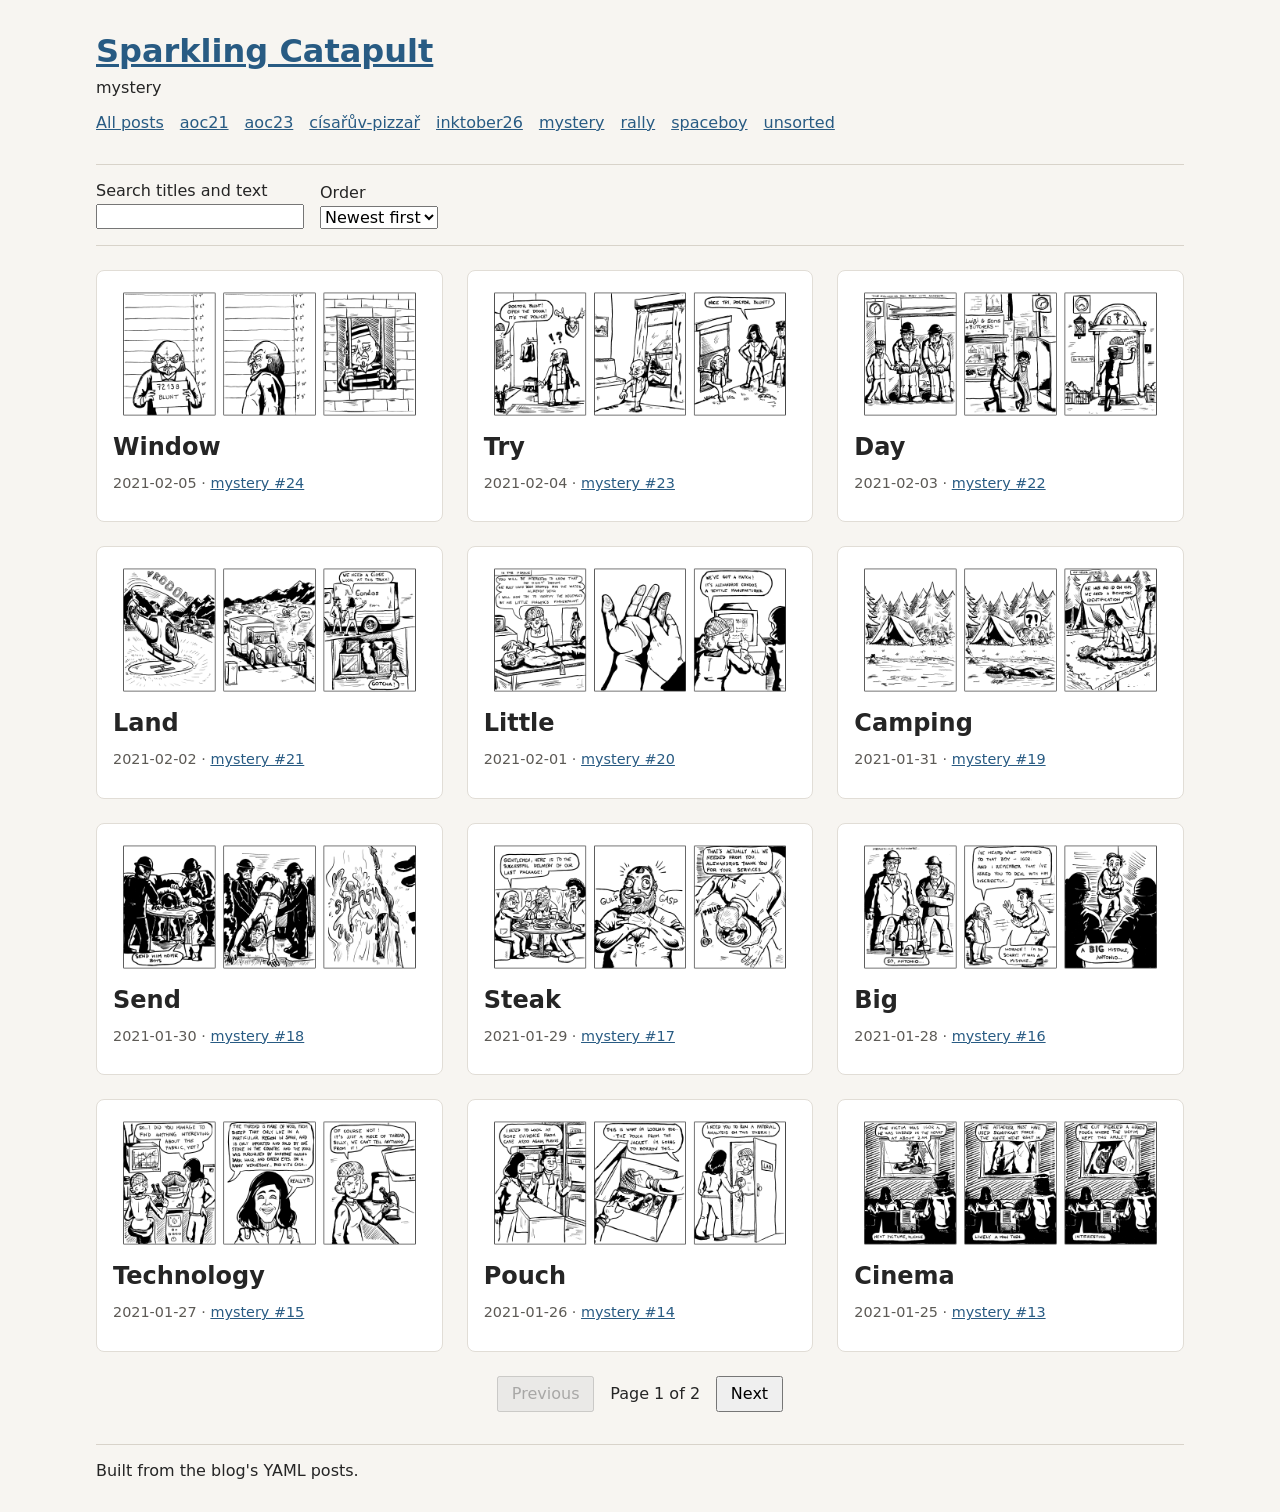
<file: stories/mystery/index.html>
<!doctype html>
<html lang="en">
<head>
  <meta charset="utf-8">
  <meta name="viewport" content="width=device-width, initial-scale=1">
  <title>mystery</title>
  <link rel="stylesheet" href="../../assets/css/style.css">
  <script src="../../assets/js/site.js" defer></script>
</head>
<body>
  <header class="page-header">
    <h1><a href="../../index.html">Sparkling Catapult</a></h1>
    <p>mystery</p>
    <nav class="story-nav" aria-label="Stories"><a href="../../index.html">All posts</a> <a href="../../stories/aoc21/index.html">aoc21</a> <a href="../../stories/aoc23/index.html">aoc23</a> <a href="../../stories/c-sa-v-pizza/index.html">císařův-pizzař</a> <a href="../../stories/inktober26/index.html">inktober26</a> <a href="../../stories/mystery/index.html">mystery</a> <a href="../../stories/rally/index.html">rally</a> <a href="../../stories/spaceboy/index.html">spaceboy</a> <a href="../../stories/unsorted/index.html">unsorted</a></nav>
  </header>
  <main>
    <section class="controls" aria-label="Browse posts">
      <label>Search titles and text
        <input type="search" data-search-for="posts">
      </label>
      <label>Order
        <select data-order-for="posts">
          <option value="newest">Newest first</option>
          <option value="oldest">Newest last</option>
        </select>
      </label>
    </section>
    <section id="posts" class="post-list" data-post-list data-page-size="12" aria-live="polite">
      <article class="post" data-search-text="Mystery " tabindex="0" aria-haspopup="dialog" aria-label="Open post: Mystery">
  <img src="../../pictures/mystery/210113%20-%20mystery.png" alt="Mystery" loading="lazy">
  <h2>Mystery</h2>
  <p class="post-meta"><time datetime="2021-01-13">2021-01-13</time> · <a href="../../stories/mystery/index.html">mystery #1</a></p>
  
</article><article class="post" data-search-text="Sprint " tabindex="0" aria-haspopup="dialog" aria-label="Open post: Sprint">
  <img src="../../pictures/mystery/210114%20-%20sprint.png" alt="Sprint" loading="lazy">
  <h2>Sprint</h2>
  <p class="post-meta"><time datetime="2021-01-14">2021-01-14</time> · <a href="../../stories/mystery/index.html">mystery #2</a></p>
  
</article><article class="post" data-search-text="Yard " tabindex="0" aria-haspopup="dialog" aria-label="Open post: Yard">
  <img src="../../pictures/mystery/210115%20-%20yard.png" alt="Yard" loading="lazy">
  <h2>Yard</h2>
  <p class="post-meta"><time datetime="2021-01-15">2021-01-15</time> · <a href="../../stories/mystery/index.html">mystery #3</a></p>
  
</article><article class="post" data-search-text="Five " tabindex="0" aria-haspopup="dialog" aria-label="Open post: Five">
  <img src="../../pictures/mystery/210116%20-%20five.png" alt="Five" loading="lazy">
  <h2>Five</h2>
  <p class="post-meta"><time datetime="2021-01-16">2021-01-16</time> · <a href="../../stories/mystery/index.html">mystery #4</a></p>
  
</article><article class="post" data-search-text="Belt " tabindex="0" aria-haspopup="dialog" aria-label="Open post: Belt">
  <img src="../../pictures/mystery/210117%20-%20belt.png" alt="Belt" loading="lazy">
  <h2>Belt</h2>
  <p class="post-meta"><time datetime="2021-01-17">2021-01-17</time> · <a href="../../stories/mystery/index.html">mystery #5</a></p>
  
</article><article class="post" data-search-text="Phone " tabindex="0" aria-haspopup="dialog" aria-label="Open post: Phone">
  <img src="../../pictures/mystery/210118%20-%20phone.png" alt="Phone" loading="lazy">
  <h2>Phone</h2>
  <p class="post-meta"><time datetime="2021-01-18">2021-01-18</time> · <a href="../../stories/mystery/index.html">mystery #6</a></p>
  
</article><article class="post" data-search-text="Room " tabindex="0" aria-haspopup="dialog" aria-label="Open post: Room">
  <img src="../../pictures/mystery/210119%20-%20room.png" alt="Room" loading="lazy">
  <h2>Room</h2>
  <p class="post-meta"><time datetime="2021-01-19">2021-01-19</time> · <a href="../../stories/mystery/index.html">mystery #7</a></p>
  
</article><article class="post" data-search-text="Shape " tabindex="0" aria-haspopup="dialog" aria-label="Open post: Shape">
  <img src="../../pictures/mystery/210120%20-%20shape.png" alt="Shape" loading="lazy">
  <h2>Shape</h2>
  <p class="post-meta"><time datetime="2021-01-20">2021-01-20</time> · <a href="../../stories/mystery/index.html">mystery #8</a></p>
  
</article><article class="post" data-search-text="Jab " tabindex="0" aria-haspopup="dialog" aria-label="Open post: Jab">
  <img src="../../pictures/mystery/210121%20-%20jab.png" alt="Jab" loading="lazy">
  <h2>Jab</h2>
  <p class="post-meta"><time datetime="2021-01-21">2021-01-21</time> · <a href="../../stories/mystery/index.html">mystery #9</a></p>
  
</article><article class="post" data-search-text="Frost " tabindex="0" aria-haspopup="dialog" aria-label="Open post: Frost">
  <img src="../../pictures/mystery/210122%20-%20frost.png" alt="Frost" loading="lazy">
  <h2>Frost</h2>
  <p class="post-meta"><time datetime="2021-01-22">2021-01-22</time> · <a href="../../stories/mystery/index.html">mystery #10</a></p>
  
</article><article class="post" data-search-text="Mediterranean " tabindex="0" aria-haspopup="dialog" aria-label="Open post: Mediterranean">
  <img src="../../pictures/mystery/210123%20-%20mediterranean.png" alt="Mediterranean" loading="lazy">
  <h2>Mediterranean</h2>
  <p class="post-meta"><time datetime="2021-01-23">2021-01-23</time> · <a href="../../stories/mystery/index.html">mystery #11</a></p>
  
</article><article class="post" data-search-text="Transport " tabindex="0" aria-haspopup="dialog" aria-label="Open post: Transport">
  <img src="../../pictures/mystery/210124%20-%20transport.png" alt="Transport" loading="lazy">
  <h2>Transport</h2>
  <p class="post-meta"><time datetime="2021-01-24">2021-01-24</time> · <a href="../../stories/mystery/index.html">mystery #12</a></p>
  
</article><article class="post" data-search-text="Cinema " tabindex="0" aria-haspopup="dialog" aria-label="Open post: Cinema">
  <img src="../../pictures/mystery/210125%20-%20cinema.png" alt="Cinema" loading="lazy">
  <h2>Cinema</h2>
  <p class="post-meta"><time datetime="2021-01-25">2021-01-25</time> · <a href="../../stories/mystery/index.html">mystery #13</a></p>
  
</article><article class="post" data-search-text="Pouch " tabindex="0" aria-haspopup="dialog" aria-label="Open post: Pouch">
  <img src="../../pictures/mystery/210126%20-%20pouch.png" alt="Pouch" loading="lazy">
  <h2>Pouch</h2>
  <p class="post-meta"><time datetime="2021-01-26">2021-01-26</time> · <a href="../../stories/mystery/index.html">mystery #14</a></p>
  
</article><article class="post" data-search-text="Technology " tabindex="0" aria-haspopup="dialog" aria-label="Open post: Technology">
  <img src="../../pictures/mystery/210127%20-%20technology.png" alt="Technology" loading="lazy">
  <h2>Technology</h2>
  <p class="post-meta"><time datetime="2021-01-27">2021-01-27</time> · <a href="../../stories/mystery/index.html">mystery #15</a></p>
  
</article><article class="post" data-search-text="Big " tabindex="0" aria-haspopup="dialog" aria-label="Open post: Big">
  <img src="../../pictures/mystery/210128%20-%20big.png" alt="Big" loading="lazy">
  <h2>Big</h2>
  <p class="post-meta"><time datetime="2021-01-28">2021-01-28</time> · <a href="../../stories/mystery/index.html">mystery #16</a></p>
  
</article><article class="post" data-search-text="Steak " tabindex="0" aria-haspopup="dialog" aria-label="Open post: Steak">
  <img src="../../pictures/mystery/210129%20-%20steak.png" alt="Steak" loading="lazy">
  <h2>Steak</h2>
  <p class="post-meta"><time datetime="2021-01-29">2021-01-29</time> · <a href="../../stories/mystery/index.html">mystery #17</a></p>
  
</article><article class="post" data-search-text="Send " tabindex="0" aria-haspopup="dialog" aria-label="Open post: Send">
  <img src="../../pictures/mystery/210130%20-%20send.png" alt="Send" loading="lazy">
  <h2>Send</h2>
  <p class="post-meta"><time datetime="2021-01-30">2021-01-30</time> · <a href="../../stories/mystery/index.html">mystery #18</a></p>
  
</article><article class="post" data-search-text="Camping " tabindex="0" aria-haspopup="dialog" aria-label="Open post: Camping">
  <img src="../../pictures/mystery/210131%20-%20camping.png" alt="Camping" loading="lazy">
  <h2>Camping</h2>
  <p class="post-meta"><time datetime="2021-01-31">2021-01-31</time> · <a href="../../stories/mystery/index.html">mystery #19</a></p>
  
</article><article class="post" data-search-text="Little " tabindex="0" aria-haspopup="dialog" aria-label="Open post: Little">
  <img src="../../pictures/mystery/210201%20-%20little.png" alt="Little" loading="lazy">
  <h2>Little</h2>
  <p class="post-meta"><time datetime="2021-02-01">2021-02-01</time> · <a href="../../stories/mystery/index.html">mystery #20</a></p>
  
</article><article class="post" data-search-text="Land " tabindex="0" aria-haspopup="dialog" aria-label="Open post: Land">
  <img src="../../pictures/mystery/210202%20-%20land.png" alt="Land" loading="lazy">
  <h2>Land</h2>
  <p class="post-meta"><time datetime="2021-02-02">2021-02-02</time> · <a href="../../stories/mystery/index.html">mystery #21</a></p>
  
</article><article class="post" data-search-text="Day " tabindex="0" aria-haspopup="dialog" aria-label="Open post: Day">
  <img src="../../pictures/mystery/210203%20-%20day.png" alt="Day" loading="lazy">
  <h2>Day</h2>
  <p class="post-meta"><time datetime="2021-02-03">2021-02-03</time> · <a href="../../stories/mystery/index.html">mystery #22</a></p>
  
</article><article class="post" data-search-text="Try " tabindex="0" aria-haspopup="dialog" aria-label="Open post: Try">
  <img src="../../pictures/mystery/210204%20-%20try.png" alt="Try" loading="lazy">
  <h2>Try</h2>
  <p class="post-meta"><time datetime="2021-02-04">2021-02-04</time> · <a href="../../stories/mystery/index.html">mystery #23</a></p>
  
</article><article class="post" data-search-text="Window " tabindex="0" aria-haspopup="dialog" aria-label="Open post: Window">
  <img src="../../pictures/mystery/210205%20-%20window.png" alt="Window" loading="lazy">
  <h2>Window</h2>
  <p class="post-meta"><time datetime="2021-02-05">2021-02-05</time> · <a href="../../stories/mystery/index.html">mystery #24</a></p>
  
</article>
    </section>
    <p class="empty-state" data-empty-for="posts" hidden>No posts match your search.</p>
    <nav class="pagination" aria-label="Post pages">
      <button type="button" data-previous-for="posts">Previous</button>
      <span data-page-for="posts"></span>
      <button type="button" data-next-for="posts">Next</button>
    </nav>
  </main>
  <dialog class="post-viewer" aria-labelledby="viewer-title">
    <div class="viewer-toolbar">
      <button type="button" data-viewer-previous aria-label="Previous post">Previous</button>
      <button type="button" data-viewer-close aria-label="Close full-size post">Close</button>
      <button type="button" data-viewer-next aria-label="Next post">Next</button>
    </div>
    <img class="viewer-image" data-viewer-image alt="">
    <section class="viewer-details">
      <h2 id="viewer-title" data-viewer-title></h2>
      <div data-viewer-meta></div>
      <div data-viewer-text></div>
    </section>
  </dialog>
  <footer class="page-footer">Built from the blog's YAML posts.</footer>
</body>
</html>
</file>
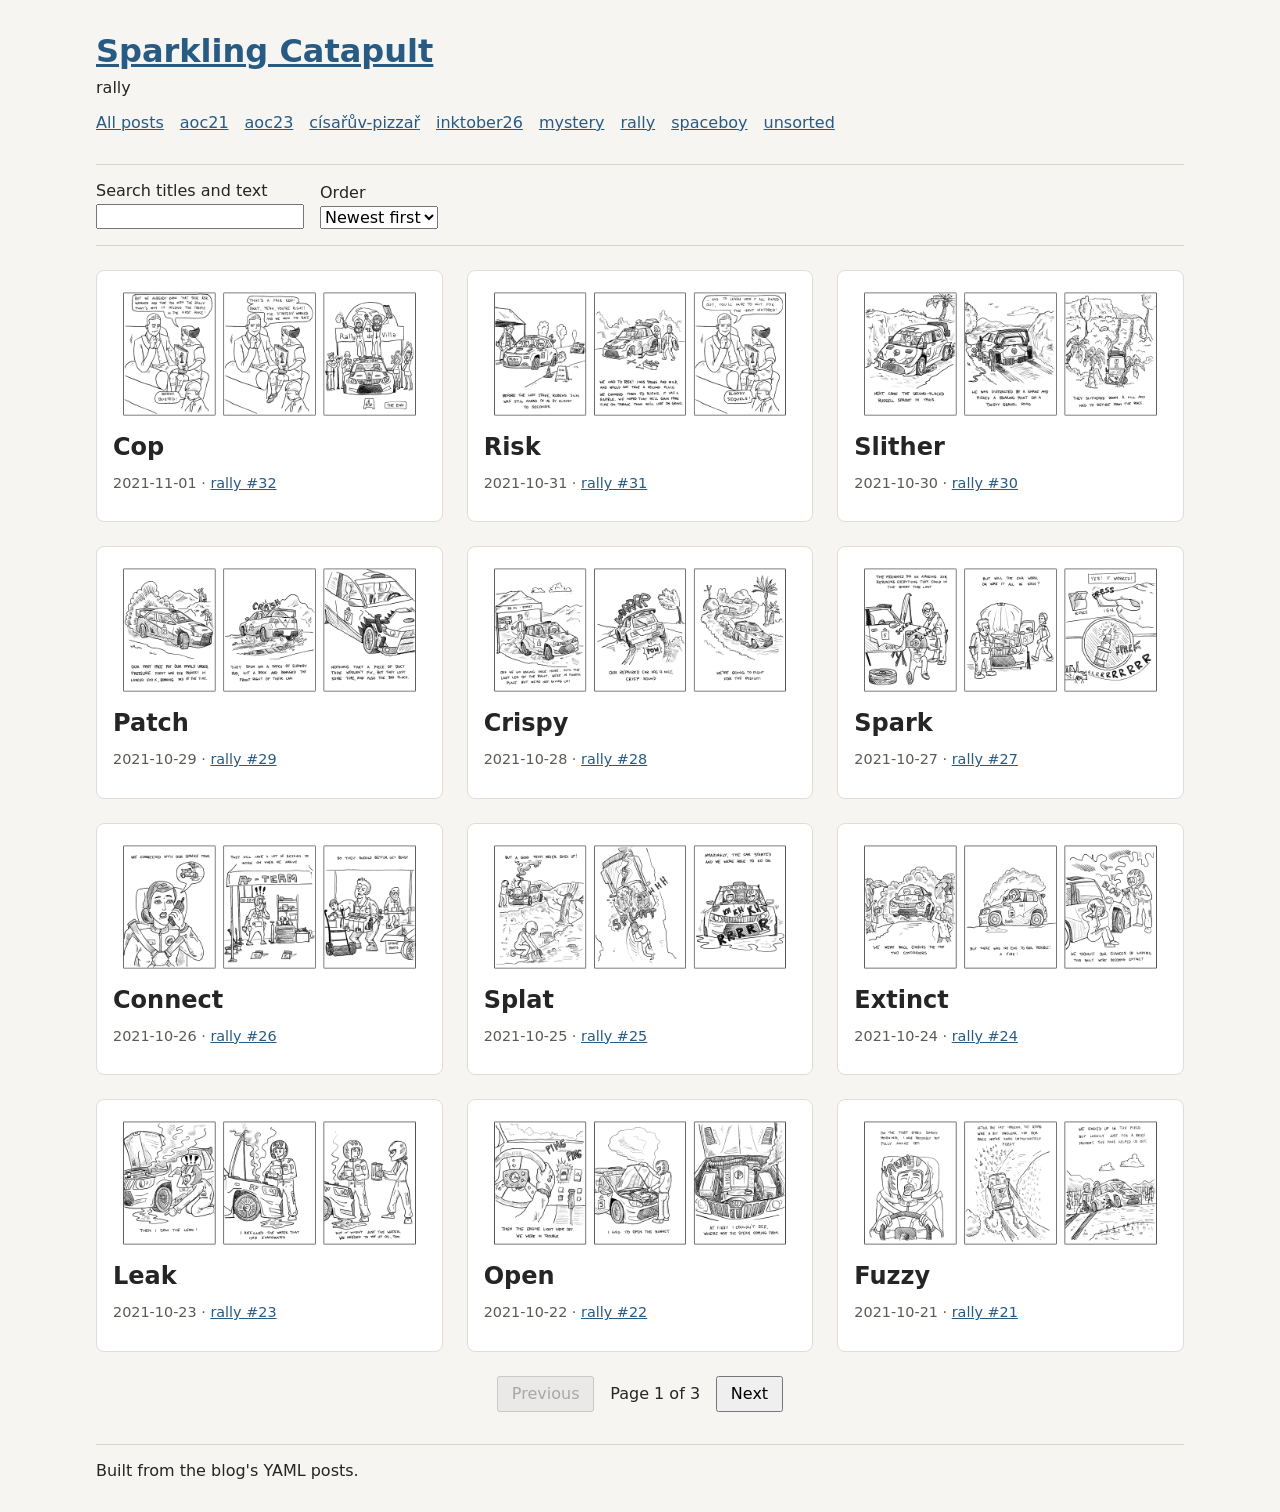
<file: stories/rally/index.html>
<!doctype html>
<html lang="en">
<head>
  <meta charset="utf-8">
  <meta name="viewport" content="width=device-width, initial-scale=1">
  <title>rally</title>
  <link rel="stylesheet" href="../../assets/css/style.css">
  <script src="../../assets/js/site.js" defer></script>
</head>
<body>
  <header class="page-header">
    <h1><a href="../../index.html">Sparkling Catapult</a></h1>
    <p>rally</p>
    <nav class="story-nav" aria-label="Stories"><a href="../../index.html">All posts</a> <a href="../../stories/aoc21/index.html">aoc21</a> <a href="../../stories/aoc23/index.html">aoc23</a> <a href="../../stories/c-sa-v-pizza/index.html">císařův-pizzař</a> <a href="../../stories/inktober26/index.html">inktober26</a> <a href="../../stories/mystery/index.html">mystery</a> <a href="../../stories/rally/index.html">rally</a> <a href="../../stories/spaceboy/index.html">spaceboy</a> <a href="../../stories/unsorted/index.html">unsorted</a></nav>
  </header>
  <main>
    <section class="controls" aria-label="Browse posts">
      <label>Search titles and text
        <input type="search" data-search-for="posts">
      </label>
      <label>Order
        <select data-order-for="posts">
          <option value="newest">Newest first</option>
          <option value="oldest">Newest last</option>
        </select>
      </label>
    </section>
    <section id="posts" class="post-list" data-post-list data-page-size="12" aria-live="polite">
      <article class="post" data-search-text="Crystal " tabindex="0" aria-haspopup="dialog" aria-label="Open post: Crystal">
  <img src="../../pictures/rally/01%20-%20crystal.png" alt="Crystal" loading="lazy">
  <h2>Crystal</h2>
  <p class="post-meta"><time datetime="2021-10-01">2021-10-01</time> · <a href="../../stories/rally/index.html">rally #1</a></p>
  
</article><article class="post" data-search-text="Suit " tabindex="0" aria-haspopup="dialog" aria-label="Open post: Suit">
  <img src="../../pictures/rally/02%20-%20suit.png" alt="Suit" loading="lazy">
  <h2>Suit</h2>
  <p class="post-meta"><time datetime="2021-10-02">2021-10-02</time> · <a href="../../stories/rally/index.html">rally #2</a></p>
  
</article><article class="post" data-search-text="Vessel " tabindex="0" aria-haspopup="dialog" aria-label="Open post: Vessel">
  <img src="../../pictures/rally/03%20-%20vessel.png" alt="Vessel" loading="lazy">
  <h2>Vessel</h2>
  <p class="post-meta"><time datetime="2021-10-03">2021-10-03</time> · <a href="../../stories/rally/index.html">rally #3</a></p>
  
</article><article class="post" data-search-text="Knot " tabindex="0" aria-haspopup="dialog" aria-label="Open post: Knot">
  <img src="../../pictures/rally/04%20-%20knot.png" alt="Knot" loading="lazy">
  <h2>Knot</h2>
  <p class="post-meta"><time datetime="2021-10-04">2021-10-04</time> · <a href="../../stories/rally/index.html">rally #4</a></p>
  
</article><article class="post" data-search-text="Raven " tabindex="0" aria-haspopup="dialog" aria-label="Open post: Raven">
  <img src="../../pictures/rally/05%20-%20raven.png" alt="Raven" loading="lazy">
  <h2>Raven</h2>
  <p class="post-meta"><time datetime="2021-10-05">2021-10-05</time> · <a href="../../stories/rally/index.html">rally #5</a></p>
  
</article><article class="post" data-search-text="Spirit " tabindex="0" aria-haspopup="dialog" aria-label="Open post: Spirit">
  <img src="../../pictures/rally/06%20-%20spirit.png" alt="Spirit" loading="lazy">
  <h2>Spirit</h2>
  <p class="post-meta"><time datetime="2021-10-06">2021-10-06</time> · <a href="../../stories/rally/index.html">rally #6</a></p>
  
</article><article class="post" data-search-text="Fan " tabindex="0" aria-haspopup="dialog" aria-label="Open post: Fan">
  <img src="../../pictures/rally/07%20-%20fan.png" alt="Fan" loading="lazy">
  <h2>Fan</h2>
  <p class="post-meta"><time datetime="2021-10-07">2021-10-07</time> · <a href="../../stories/rally/index.html">rally #7</a></p>
  
</article><article class="post" data-search-text="Watch " tabindex="0" aria-haspopup="dialog" aria-label="Open post: Watch">
  <img src="../../pictures/rally/08%20-%20watch.png" alt="Watch" loading="lazy">
  <h2>Watch</h2>
  <p class="post-meta"><time datetime="2021-10-08">2021-10-08</time> · <a href="../../stories/rally/index.html">rally #8</a></p>
  
</article><article class="post" data-search-text="Pressure " tabindex="0" aria-haspopup="dialog" aria-label="Open post: Pressure">
  <img src="../../pictures/rally/09%20-%20pressure.png" alt="Pressure" loading="lazy">
  <h2>Pressure</h2>
  <p class="post-meta"><time datetime="2021-10-09">2021-10-09</time> · <a href="../../stories/rally/index.html">rally #9</a></p>
  
</article><article class="post" data-search-text="Pick " tabindex="0" aria-haspopup="dialog" aria-label="Open post: Pick">
  <img src="../../pictures/rally/10%20-%20pick.png" alt="Pick" loading="lazy">
  <h2>Pick</h2>
  <p class="post-meta"><time datetime="2021-10-10">2021-10-10</time> · <a href="../../stories/rally/index.html">rally #10</a></p>
  
</article><article class="post" data-search-text="Sour " tabindex="0" aria-haspopup="dialog" aria-label="Open post: Sour">
  <img src="../../pictures/rally/11%20-%20sour.png" alt="Sour" loading="lazy">
  <h2>Sour</h2>
  <p class="post-meta"><time datetime="2021-10-11">2021-10-11</time> · <a href="../../stories/rally/index.html">rally #11</a></p>
  
</article><article class="post" data-search-text="Stuck " tabindex="0" aria-haspopup="dialog" aria-label="Open post: Stuck">
  <img src="../../pictures/rally/12%20-%20stuck.png" alt="Stuck" loading="lazy">
  <h2>Stuck</h2>
  <p class="post-meta"><time datetime="2021-10-12">2021-10-12</time> · <a href="../../stories/rally/index.html">rally #12</a></p>
  
</article><article class="post" data-search-text="Roof " tabindex="0" aria-haspopup="dialog" aria-label="Open post: Roof">
  <img src="../../pictures/rally/13%20-%20roof.png" alt="Roof" loading="lazy">
  <h2>Roof</h2>
  <p class="post-meta"><time datetime="2021-10-13">2021-10-13</time> · <a href="../../stories/rally/index.html">rally #13</a></p>
  
</article><article class="post" data-search-text="Tick " tabindex="0" aria-haspopup="dialog" aria-label="Open post: Tick">
  <img src="../../pictures/rally/14%20-%20tick.png" alt="Tick" loading="lazy">
  <h2>Tick</h2>
  <p class="post-meta"><time datetime="2021-10-14">2021-10-14</time> · <a href="../../stories/rally/index.html">rally #14</a></p>
  
</article><article class="post" data-search-text="Helmet " tabindex="0" aria-haspopup="dialog" aria-label="Open post: Helmet">
  <img src="../../pictures/rally/15%20-%20helmet.png" alt="Helmet" loading="lazy">
  <h2>Helmet</h2>
  <p class="post-meta"><time datetime="2021-10-15">2021-10-15</time> · <a href="../../stories/rally/index.html">rally #15</a></p>
  
</article><article class="post" data-search-text="Compass " tabindex="0" aria-haspopup="dialog" aria-label="Open post: Compass">
  <img src="../../pictures/rally/16%20-%20compass.png" alt="Compass" loading="lazy">
  <h2>Compass</h2>
  <p class="post-meta"><time datetime="2021-10-16">2021-10-16</time> · <a href="../../stories/rally/index.html">rally #16</a></p>
  
</article><article class="post" data-search-text="Collide " tabindex="0" aria-haspopup="dialog" aria-label="Open post: Collide">
  <img src="../../pictures/rally/17%20-%20collide.png" alt="Collide" loading="lazy">
  <h2>Collide</h2>
  <p class="post-meta"><time datetime="2021-10-17">2021-10-17</time> · <a href="../../stories/rally/index.html">rally #17</a></p>
  
</article><article class="post" data-search-text="Moon " tabindex="0" aria-haspopup="dialog" aria-label="Open post: Moon">
  <img src="../../pictures/rally/18%20-%20moon.png" alt="Moon" loading="lazy">
  <h2>Moon</h2>
  <p class="post-meta"><time datetime="2021-10-18">2021-10-18</time> · <a href="../../stories/rally/index.html">rally #18</a></p>
  
</article><article class="post" data-search-text="Loop " tabindex="0" aria-haspopup="dialog" aria-label="Open post: Loop">
  <img src="../../pictures/rally/19%20-%20loop.png" alt="Loop" loading="lazy">
  <h2>Loop</h2>
  <p class="post-meta"><time datetime="2021-10-19">2021-10-19</time> · <a href="../../stories/rally/index.html">rally #19</a></p>
  
</article><article class="post" data-search-text="Sprout " tabindex="0" aria-haspopup="dialog" aria-label="Open post: Sprout">
  <img src="../../pictures/rally/20%20-%20sprout.png" alt="Sprout" loading="lazy">
  <h2>Sprout</h2>
  <p class="post-meta"><time datetime="2021-10-20">2021-10-20</time> · <a href="../../stories/rally/index.html">rally #20</a></p>
  
</article><article class="post" data-search-text="Fuzzy " tabindex="0" aria-haspopup="dialog" aria-label="Open post: Fuzzy">
  <img src="../../pictures/rally/21%20-%20fuzzy.png" alt="Fuzzy" loading="lazy">
  <h2>Fuzzy</h2>
  <p class="post-meta"><time datetime="2021-10-21">2021-10-21</time> · <a href="../../stories/rally/index.html">rally #21</a></p>
  
</article><article class="post" data-search-text="Open " tabindex="0" aria-haspopup="dialog" aria-label="Open post: Open">
  <img src="../../pictures/rally/22%20-%20open.png" alt="Open" loading="lazy">
  <h2>Open</h2>
  <p class="post-meta"><time datetime="2021-10-22">2021-10-22</time> · <a href="../../stories/rally/index.html">rally #22</a></p>
  
</article><article class="post" data-search-text="Leak " tabindex="0" aria-haspopup="dialog" aria-label="Open post: Leak">
  <img src="../../pictures/rally/23%20-%20leak.png" alt="Leak" loading="lazy">
  <h2>Leak</h2>
  <p class="post-meta"><time datetime="2021-10-23">2021-10-23</time> · <a href="../../stories/rally/index.html">rally #23</a></p>
  
</article><article class="post" data-search-text="Extinct " tabindex="0" aria-haspopup="dialog" aria-label="Open post: Extinct">
  <img src="../../pictures/rally/24%20-%20extinct.png" alt="Extinct" loading="lazy">
  <h2>Extinct</h2>
  <p class="post-meta"><time datetime="2021-10-24">2021-10-24</time> · <a href="../../stories/rally/index.html">rally #24</a></p>
  
</article><article class="post" data-search-text="Splat " tabindex="0" aria-haspopup="dialog" aria-label="Open post: Splat">
  <img src="../../pictures/rally/25%20-%20splat.png" alt="Splat" loading="lazy">
  <h2>Splat</h2>
  <p class="post-meta"><time datetime="2021-10-25">2021-10-25</time> · <a href="../../stories/rally/index.html">rally #25</a></p>
  
</article><article class="post" data-search-text="Connect " tabindex="0" aria-haspopup="dialog" aria-label="Open post: Connect">
  <img src="../../pictures/rally/26%20-%20connect.png" alt="Connect" loading="lazy">
  <h2>Connect</h2>
  <p class="post-meta"><time datetime="2021-10-26">2021-10-26</time> · <a href="../../stories/rally/index.html">rally #26</a></p>
  
</article><article class="post" data-search-text="Spark " tabindex="0" aria-haspopup="dialog" aria-label="Open post: Spark">
  <img src="../../pictures/rally/27%20-%20spark.png" alt="Spark" loading="lazy">
  <h2>Spark</h2>
  <p class="post-meta"><time datetime="2021-10-27">2021-10-27</time> · <a href="../../stories/rally/index.html">rally #27</a></p>
  
</article><article class="post" data-search-text="Crispy " tabindex="0" aria-haspopup="dialog" aria-label="Open post: Crispy">
  <img src="../../pictures/rally/28%20-%20crispy.png" alt="Crispy" loading="lazy">
  <h2>Crispy</h2>
  <p class="post-meta"><time datetime="2021-10-28">2021-10-28</time> · <a href="../../stories/rally/index.html">rally #28</a></p>
  
</article><article class="post" data-search-text="Patch " tabindex="0" aria-haspopup="dialog" aria-label="Open post: Patch">
  <img src="../../pictures/rally/29%20-%20patch.png" alt="Patch" loading="lazy">
  <h2>Patch</h2>
  <p class="post-meta"><time datetime="2021-10-29">2021-10-29</time> · <a href="../../stories/rally/index.html">rally #29</a></p>
  
</article><article class="post" data-search-text="Slither " tabindex="0" aria-haspopup="dialog" aria-label="Open post: Slither">
  <img src="../../pictures/rally/30%20-%20slither.png" alt="Slither" loading="lazy">
  <h2>Slither</h2>
  <p class="post-meta"><time datetime="2021-10-30">2021-10-30</time> · <a href="../../stories/rally/index.html">rally #30</a></p>
  
</article><article class="post" data-search-text="Risk " tabindex="0" aria-haspopup="dialog" aria-label="Open post: Risk">
  <img src="../../pictures/rally/31%20-%20risk.png" alt="Risk" loading="lazy">
  <h2>Risk</h2>
  <p class="post-meta"><time datetime="2021-10-31">2021-10-31</time> · <a href="../../stories/rally/index.html">rally #31</a></p>
  
</article><article class="post" data-search-text="Cop " tabindex="0" aria-haspopup="dialog" aria-label="Open post: Cop">
  <img src="../../pictures/rally/32%20-%20cop.png" alt="Cop" loading="lazy">
  <h2>Cop</h2>
  <p class="post-meta"><time datetime="2021-11-01">2021-11-01</time> · <a href="../../stories/rally/index.html">rally #32</a></p>
  
</article>
    </section>
    <p class="empty-state" data-empty-for="posts" hidden>No posts match your search.</p>
    <nav class="pagination" aria-label="Post pages">
      <button type="button" data-previous-for="posts">Previous</button>
      <span data-page-for="posts"></span>
      <button type="button" data-next-for="posts">Next</button>
    </nav>
  </main>
  <dialog class="post-viewer" aria-labelledby="viewer-title">
    <div class="viewer-toolbar">
      <button type="button" data-viewer-previous aria-label="Previous post">Previous</button>
      <button type="button" data-viewer-close aria-label="Close full-size post">Close</button>
      <button type="button" data-viewer-next aria-label="Next post">Next</button>
    </div>
    <img class="viewer-image" data-viewer-image alt="">
    <section class="viewer-details">
      <h2 id="viewer-title" data-viewer-title></h2>
      <div data-viewer-meta></div>
      <div data-viewer-text></div>
    </section>
  </dialog>
  <footer class="page-footer">Built from the blog's YAML posts.</footer>
</body>
</html>
</file>
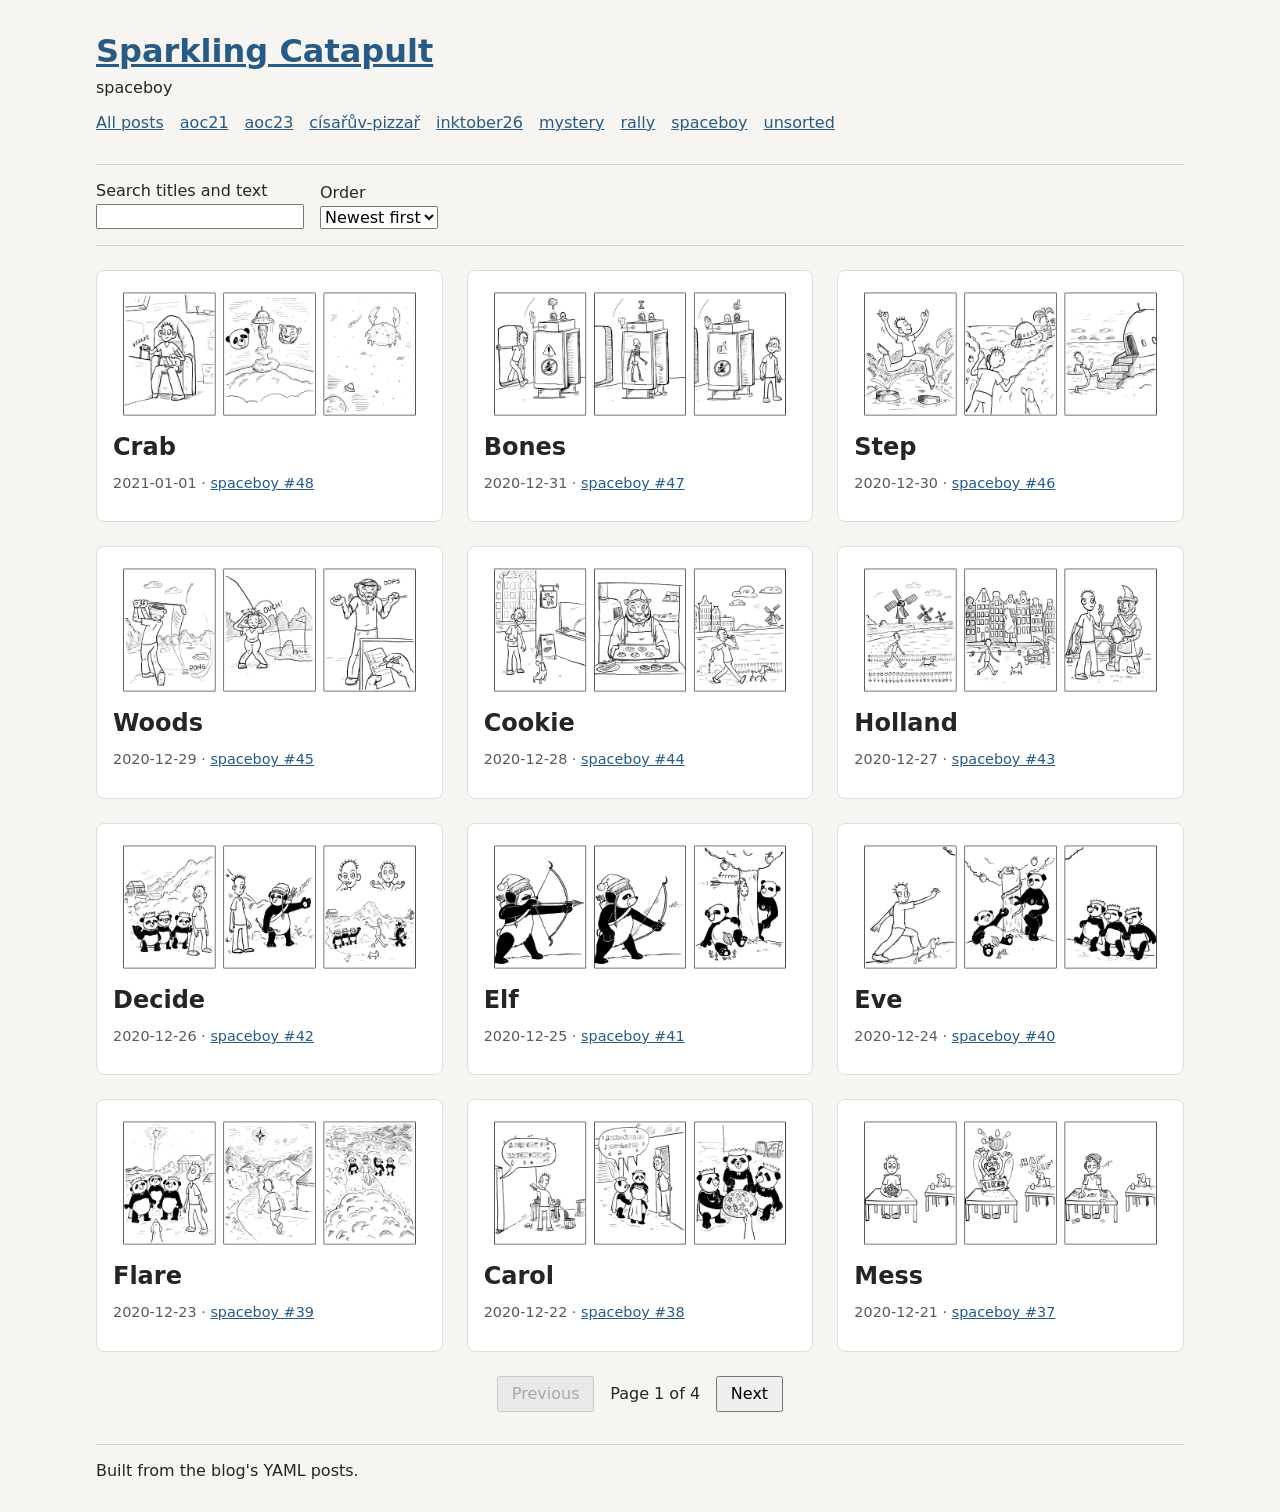
<file: stories/spaceboy/index.html>
<!doctype html>
<html lang="en">
<head>
  <meta charset="utf-8">
  <meta name="viewport" content="width=device-width, initial-scale=1">
  <title>spaceboy</title>
  <link rel="stylesheet" href="../../assets/css/style.css">
  <script src="../../assets/js/site.js" defer></script>
</head>
<body>
  <header class="page-header">
    <h1><a href="../../index.html">Sparkling Catapult</a></h1>
    <p>spaceboy</p>
    <nav class="story-nav" aria-label="Stories"><a href="../../index.html">All posts</a> <a href="../../stories/aoc21/index.html">aoc21</a> <a href="../../stories/aoc23/index.html">aoc23</a> <a href="../../stories/c-sa-v-pizza/index.html">císařův-pizzař</a> <a href="../../stories/inktober26/index.html">inktober26</a> <a href="../../stories/mystery/index.html">mystery</a> <a href="../../stories/rally/index.html">rally</a> <a href="../../stories/spaceboy/index.html">spaceboy</a> <a href="../../stories/unsorted/index.html">unsorted</a></nav>
  </header>
  <main>
    <section class="controls" aria-label="Browse posts">
      <label>Search titles and text
        <input type="search" data-search-for="posts">
      </label>
      <label>Order
        <select data-order-for="posts">
          <option value="newest">Newest first</option>
          <option value="oldest">Newest last</option>
        </select>
      </label>
    </section>
    <section id="posts" class="post-list" data-post-list data-page-size="12" aria-live="polite">
      <article class="post" data-search-text="Dream " tabindex="0" aria-haspopup="dialog" aria-label="Open post: Dream">
  <img src="../../pictures/spaceboy/01%20-%20dream.png" alt="Dream" loading="lazy">
  <h2>Dream</h2>
  <p class="post-meta"><time datetime="2020-11-15">2020-11-15</time> · <a href="../../stories/spaceboy/index.html">spaceboy #1</a></p>
  
</article><article class="post" data-search-text="Pierce " tabindex="0" aria-haspopup="dialog" aria-label="Open post: Pierce">
  <img src="../../pictures/spaceboy/02%20-%20pierce.png" alt="Pierce" loading="lazy">
  <h2>Pierce</h2>
  <p class="post-meta"><time datetime="2020-11-16">2020-11-16</time> · <a href="../../stories/spaceboy/index.html">spaceboy #2</a></p>
  
</article><article class="post" data-search-text="Tip " tabindex="0" aria-haspopup="dialog" aria-label="Open post: Tip">
  <img src="../../pictures/spaceboy/03%20-%20tip.png" alt="Tip" loading="lazy">
  <h2>Tip</h2>
  <p class="post-meta"><time datetime="2020-11-17">2020-11-17</time> · <a href="../../stories/spaceboy/index.html">spaceboy #3</a></p>
  
</article><article class="post" data-search-text="Collar " tabindex="0" aria-haspopup="dialog" aria-label="Open post: Collar">
  <img src="../../pictures/spaceboy/04%20-%20collar.png" alt="Collar" loading="lazy">
  <h2>Collar</h2>
  <p class="post-meta"><time datetime="2020-11-18">2020-11-18</time> · <a href="../../stories/spaceboy/index.html">spaceboy #4</a></p>
  
</article><article class="post" data-search-text="Area " tabindex="0" aria-haspopup="dialog" aria-label="Open post: Area">
  <img src="../../pictures/spaceboy/05%20-%20area.png" alt="Area" loading="lazy">
  <h2>Area</h2>
  <p class="post-meta"><time datetime="2020-11-19">2020-11-19</time> · <a href="../../stories/spaceboy/index.html">spaceboy #5</a></p>
  
</article><article class="post" data-search-text="Alert " tabindex="0" aria-haspopup="dialog" aria-label="Open post: Alert">
  <img src="../../pictures/spaceboy/06%20-%20alert.png" alt="Alert" loading="lazy">
  <h2>Alert</h2>
  <p class="post-meta"><time datetime="2020-11-20">2020-11-20</time> · <a href="../../stories/spaceboy/index.html">spaceboy #6</a></p>
  
</article><article class="post" data-search-text="Link " tabindex="0" aria-haspopup="dialog" aria-label="Open post: Link">
  <img src="../../pictures/spaceboy/07%20-%20link.png" alt="Link" loading="lazy">
  <h2>Link</h2>
  <p class="post-meta"><time datetime="2020-11-21">2020-11-21</time> · <a href="../../stories/spaceboy/index.html">spaceboy #7</a></p>
  
</article><article class="post" data-search-text="Choose " tabindex="0" aria-haspopup="dialog" aria-label="Open post: Choose">
  <img src="../../pictures/spaceboy/08%20-%20choose.png" alt="Choose" loading="lazy">
  <h2>Choose</h2>
  <p class="post-meta"><time datetime="2020-11-22">2020-11-22</time> · <a href="../../stories/spaceboy/index.html">spaceboy #8</a></p>
  
</article><article class="post" data-search-text="Crumbs " tabindex="0" aria-haspopup="dialog" aria-label="Open post: Crumbs">
  <img src="../../pictures/spaceboy/09%20-%20crumbs.png" alt="Crumbs" loading="lazy">
  <h2>Crumbs</h2>
  <p class="post-meta"><time datetime="2020-11-23">2020-11-23</time> · <a href="../../stories/spaceboy/index.html">spaceboy #9</a></p>
  
</article><article class="post" data-search-text="Tool " tabindex="0" aria-haspopup="dialog" aria-label="Open post: Tool">
  <img src="../../pictures/spaceboy/10%20-%20tool.png" alt="Tool" loading="lazy">
  <h2>Tool</h2>
  <p class="post-meta"><time datetime="2020-11-24">2020-11-24</time> · <a href="../../stories/spaceboy/index.html">spaceboy #10</a></p>
  
</article><article class="post" data-search-text="Trail " tabindex="0" aria-haspopup="dialog" aria-label="Open post: Trail">
  <img src="../../pictures/spaceboy/11%20-%20trail.png" alt="Trail" loading="lazy">
  <h2>Trail</h2>
  <p class="post-meta"><time datetime="2020-11-25">2020-11-25</time> · <a href="../../stories/spaceboy/index.html">spaceboy #11</a></p>
  
</article><article class="post" data-search-text="List " tabindex="0" aria-haspopup="dialog" aria-label="Open post: List">
  <img src="../../pictures/spaceboy/12%20-%20list.png" alt="List" loading="lazy">
  <h2>List</h2>
  <p class="post-meta"><time datetime="2020-11-26">2020-11-26</time> · <a href="../../stories/spaceboy/index.html">spaceboy #12</a></p>
  
</article><article class="post" data-search-text="Head " tabindex="0" aria-haspopup="dialog" aria-label="Open post: Head">
  <img src="../../pictures/spaceboy/13%20-%20head.png" alt="Head" loading="lazy">
  <h2>Head</h2>
  <p class="post-meta"><time datetime="2020-11-27">2020-11-27</time> · <a href="../../stories/spaceboy/index.html">spaceboy #13</a></p>
  
</article><article class="post" data-search-text="Tag " tabindex="0" aria-haspopup="dialog" aria-label="Open post: Tag">
  <img src="../../pictures/spaceboy/14%20-%20tag.png" alt="Tag" loading="lazy">
  <h2>Tag</h2>
  <p class="post-meta"><time datetime="2020-11-28">2020-11-28</time> · <a href="../../stories/spaceboy/index.html">spaceboy #14</a></p>
  
</article><article class="post" data-search-text="Menu " tabindex="0" aria-haspopup="dialog" aria-label="Open post: Menu">
  <img src="../../pictures/spaceboy/15%20-%20menu.png" alt="Menu" loading="lazy">
  <h2>Menu</h2>
  <p class="post-meta"><time datetime="2020-11-29">2020-11-29</time> · <a href="../../stories/spaceboy/index.html">spaceboy #15</a></p>
  
</article><article class="post" data-search-text="Rail " tabindex="0" aria-haspopup="dialog" aria-label="Open post: Rail">
  <img src="../../pictures/spaceboy/16%20-%20rail.png" alt="Rail" loading="lazy">
  <h2>Rail</h2>
  <p class="post-meta"><time datetime="2020-11-30">2020-11-30</time> · <a href="../../stories/spaceboy/index.html">spaceboy #16</a></p>
  
</article><article class="post" data-search-text="Coconut " tabindex="0" aria-haspopup="dialog" aria-label="Open post: Coconut">
  <img src="../../pictures/spaceboy/17%20-%20coconut.png" alt="Coconut" loading="lazy">
  <h2>Coconut</h2>
  <p class="post-meta"><time datetime="2020-12-01">2020-12-01</time> · <a href="../../stories/spaceboy/index.html">spaceboy #17</a></p>
  
</article><article class="post" data-search-text="Sing " tabindex="0" aria-haspopup="dialog" aria-label="Open post: Sing">
  <img src="../../pictures/spaceboy/18%20-%20sing.png" alt="Sing" loading="lazy">
  <h2>Sing</h2>
  <p class="post-meta"><time datetime="2020-12-02">2020-12-02</time> · <a href="../../stories/spaceboy/index.html">spaceboy #18</a></p>
  
</article><article class="post" data-search-text="Cub " tabindex="0" aria-haspopup="dialog" aria-label="Open post: Cub">
  <img src="../../pictures/spaceboy/19%20-%20cub.png" alt="Cub" loading="lazy">
  <h2>Cub</h2>
  <p class="post-meta"><time datetime="2020-12-03">2020-12-03</time> · <a href="../../stories/spaceboy/index.html">spaceboy #19</a></p>
  
</article><article class="post" data-search-text="Spiral " tabindex="0" aria-haspopup="dialog" aria-label="Open post: Spiral">
  <img src="../../pictures/spaceboy/20%20-%20spiral.png" alt="Spiral" loading="lazy">
  <h2>Spiral</h2>
  <p class="post-meta"><time datetime="2020-12-04">2020-12-04</time> · <a href="../../stories/spaceboy/index.html">spaceboy #20</a></p>
  
</article><article class="post" data-search-text="Paw " tabindex="0" aria-haspopup="dialog" aria-label="Open post: Paw">
  <img src="../../pictures/spaceboy/21%20-%20paw.png" alt="Paw" loading="lazy">
  <h2>Paw</h2>
  <p class="post-meta"><time datetime="2020-12-05">2020-12-05</time> · <a href="../../stories/spaceboy/index.html">spaceboy #21</a></p>
  
</article><article class="post" data-search-text="Mesh " tabindex="0" aria-haspopup="dialog" aria-label="Open post: Mesh">
  <img src="../../pictures/spaceboy/22%20-%20mesh.png" alt="Mesh" loading="lazy">
  <h2>Mesh</h2>
  <p class="post-meta"><time datetime="2020-12-06">2020-12-06</time> · <a href="../../stories/spaceboy/index.html">spaceboy #22</a></p>
  
</article><article class="post" data-search-text="Tail " tabindex="0" aria-haspopup="dialog" aria-label="Open post: Tail">
  <img src="../../pictures/spaceboy/23%20-%20tail.png" alt="Tail" loading="lazy">
  <h2>Tail</h2>
  <p class="post-meta"><time datetime="2020-12-07">2020-12-07</time> · <a href="../../stories/spaceboy/index.html">spaceboy #23</a></p>
  
</article><article class="post" data-search-text="Bark " tabindex="0" aria-haspopup="dialog" aria-label="Open post: Bark">
  <img src="../../pictures/spaceboy/24%20-%20bark.png" alt="Bark" loading="lazy">
  <h2>Bark</h2>
  <p class="post-meta"><time datetime="2020-12-08">2020-12-08</time> · <a href="../../stories/spaceboy/index.html">spaceboy #24</a></p>
  
</article><article class="post" data-search-text="Drip " tabindex="0" aria-haspopup="dialog" aria-label="Open post: Drip">
  <img src="../../pictures/spaceboy/25%20-%20drip.png" alt="Drip" loading="lazy">
  <h2>Drip</h2>
  <p class="post-meta"><time datetime="2020-12-09">2020-12-09</time> · <a href="../../stories/spaceboy/index.html">spaceboy #25</a></p>
  
</article><article class="post" data-search-text="Pitch " tabindex="0" aria-haspopup="dialog" aria-label="Open post: Pitch">
  <img src="../../pictures/spaceboy/26%20-%20pitch.png" alt="Pitch" loading="lazy">
  <h2>Pitch</h2>
  <p class="post-meta"><time datetime="2020-12-10">2020-12-10</time> · <a href="../../stories/spaceboy/index.html">spaceboy #26</a></p>
  
</article><article class="post" data-search-text="Barber " tabindex="0" aria-haspopup="dialog" aria-label="Open post: Barber">
  <img src="../../pictures/spaceboy/27%20-%20barber.png" alt="Barber" loading="lazy">
  <h2>Barber</h2>
  <p class="post-meta"><time datetime="2020-12-11">2020-12-11</time> · <a href="../../stories/spaceboy/index.html">spaceboy #27</a></p>
  
</article><article class="post" data-search-text="Above " tabindex="0" aria-haspopup="dialog" aria-label="Open post: Above">
  <img src="../../pictures/spaceboy/28%20-%20above.png" alt="Above" loading="lazy">
  <h2>Above</h2>
  <p class="post-meta"><time datetime="2020-12-12">2020-12-12</time> · <a href="../../stories/spaceboy/index.html">spaceboy #28</a></p>
  
</article><article class="post" data-search-text="Sink " tabindex="0" aria-haspopup="dialog" aria-label="Open post: Sink">
  <img src="../../pictures/spaceboy/29%20-%20sink.png" alt="Sink" loading="lazy">
  <h2>Sink</h2>
  <p class="post-meta"><time datetime="2020-12-13">2020-12-13</time> · <a href="../../stories/spaceboy/index.html">spaceboy #29</a></p>
  
</article><article class="post" data-search-text="Panda " tabindex="0" aria-haspopup="dialog" aria-label="Open post: Panda">
  <img src="../../pictures/spaceboy/30%20-%20panda.png" alt="Panda" loading="lazy">
  <h2>Panda</h2>
  <p class="post-meta"><time datetime="2020-12-14">2020-12-14</time> · <a href="../../stories/spaceboy/index.html">spaceboy #30</a></p>
  
</article><article class="post" data-search-text="Bite " tabindex="0" aria-haspopup="dialog" aria-label="Open post: Bite">
  <img src="../../pictures/spaceboy/31%20-%20bite.png" alt="Bite" loading="lazy">
  <h2>Bite</h2>
  <p class="post-meta"><time datetime="2020-12-15">2020-12-15</time> · <a href="../../stories/spaceboy/index.html">spaceboy #31</a></p>
  
</article><article class="post" data-search-text="Dance " tabindex="0" aria-haspopup="dialog" aria-label="Open post: Dance">
  <img src="../../pictures/spaceboy/32%20-%20dance.png" alt="Dance" loading="lazy">
  <h2>Dance</h2>
  <p class="post-meta"><time datetime="2020-12-16">2020-12-16</time> · <a href="../../stories/spaceboy/index.html">spaceboy #32</a></p>
  
</article><article class="post" data-search-text="Search " tabindex="0" aria-haspopup="dialog" aria-label="Open post: Search">
  <img src="../../pictures/spaceboy/33%20-%20search.png" alt="Search" loading="lazy">
  <h2>Search</h2>
  <p class="post-meta"><time datetime="2020-12-17">2020-12-17</time> · <a href="../../stories/spaceboy/index.html">spaceboy #33</a></p>
  
</article><article class="post" data-search-text="Greece " tabindex="0" aria-haspopup="dialog" aria-label="Open post: Greece">
  <img src="../../pictures/spaceboy/34%20-%20greece.png" alt="Greece" loading="lazy">
  <h2>Greece</h2>
  <p class="post-meta"><time datetime="2020-12-18">2020-12-18</time> · <a href="../../stories/spaceboy/index.html">spaceboy #34</a></p>
  
</article><article class="post" data-search-text="Egg " tabindex="0" aria-haspopup="dialog" aria-label="Open post: Egg">
  <img src="../../pictures/spaceboy/35%20-%20egg.png" alt="Egg" loading="lazy">
  <h2>Egg</h2>
  <p class="post-meta"><time datetime="2020-12-19">2020-12-19</time> · <a href="../../stories/spaceboy/index.html">spaceboy #35</a></p>
  
</article><article class="post" data-search-text="School " tabindex="0" aria-haspopup="dialog" aria-label="Open post: School">
  <img src="../../pictures/spaceboy/36%20-%20school.png" alt="School" loading="lazy">
  <h2>School</h2>
  <p class="post-meta"><time datetime="2020-12-20">2020-12-20</time> · <a href="../../stories/spaceboy/index.html">spaceboy #36</a></p>
  
</article><article class="post" data-search-text="Mess " tabindex="0" aria-haspopup="dialog" aria-label="Open post: Mess">
  <img src="../../pictures/spaceboy/37%20-%20mess.png" alt="Mess" loading="lazy">
  <h2>Mess</h2>
  <p class="post-meta"><time datetime="2020-12-21">2020-12-21</time> · <a href="../../stories/spaceboy/index.html">spaceboy #37</a></p>
  
</article><article class="post" data-search-text="Carol " tabindex="0" aria-haspopup="dialog" aria-label="Open post: Carol">
  <img src="../../pictures/spaceboy/38%20-%20carol.png" alt="Carol" loading="lazy">
  <h2>Carol</h2>
  <p class="post-meta"><time datetime="2020-12-22">2020-12-22</time> · <a href="../../stories/spaceboy/index.html">spaceboy #38</a></p>
  
</article><article class="post" data-search-text="Flare " tabindex="0" aria-haspopup="dialog" aria-label="Open post: Flare">
  <img src="../../pictures/spaceboy/39%20-%20flare.png" alt="Flare" loading="lazy">
  <h2>Flare</h2>
  <p class="post-meta"><time datetime="2020-12-23">2020-12-23</time> · <a href="../../stories/spaceboy/index.html">spaceboy #39</a></p>
  
</article><article class="post" data-search-text="Eve " tabindex="0" aria-haspopup="dialog" aria-label="Open post: Eve">
  <img src="../../pictures/spaceboy/40%20-%20eve.png" alt="Eve" loading="lazy">
  <h2>Eve</h2>
  <p class="post-meta"><time datetime="2020-12-24">2020-12-24</time> · <a href="../../stories/spaceboy/index.html">spaceboy #40</a></p>
  
</article><article class="post" data-search-text="Elf " tabindex="0" aria-haspopup="dialog" aria-label="Open post: Elf">
  <img src="../../pictures/spaceboy/41%20-%20elf.png" alt="Elf" loading="lazy">
  <h2>Elf</h2>
  <p class="post-meta"><time datetime="2020-12-25">2020-12-25</time> · <a href="../../stories/spaceboy/index.html">spaceboy #41</a></p>
  
</article><article class="post" data-search-text="Decide " tabindex="0" aria-haspopup="dialog" aria-label="Open post: Decide">
  <img src="../../pictures/spaceboy/42%20-%20decide.png" alt="Decide" loading="lazy">
  <h2>Decide</h2>
  <p class="post-meta"><time datetime="2020-12-26">2020-12-26</time> · <a href="../../stories/spaceboy/index.html">spaceboy #42</a></p>
  
</article><article class="post" data-search-text="Holland " tabindex="0" aria-haspopup="dialog" aria-label="Open post: Holland">
  <img src="../../pictures/spaceboy/43%20-%20holland.png" alt="Holland" loading="lazy">
  <h2>Holland</h2>
  <p class="post-meta"><time datetime="2020-12-27">2020-12-27</time> · <a href="../../stories/spaceboy/index.html">spaceboy #43</a></p>
  
</article><article class="post" data-search-text="Cookie " tabindex="0" aria-haspopup="dialog" aria-label="Open post: Cookie">
  <img src="../../pictures/spaceboy/44%20-%20cookie.png" alt="Cookie" loading="lazy">
  <h2>Cookie</h2>
  <p class="post-meta"><time datetime="2020-12-28">2020-12-28</time> · <a href="../../stories/spaceboy/index.html">spaceboy #44</a></p>
  
</article><article class="post" data-search-text="Woods " tabindex="0" aria-haspopup="dialog" aria-label="Open post: Woods">
  <img src="../../pictures/spaceboy/45%20-%20woods.png" alt="Woods" loading="lazy">
  <h2>Woods</h2>
  <p class="post-meta"><time datetime="2020-12-29">2020-12-29</time> · <a href="../../stories/spaceboy/index.html">spaceboy #45</a></p>
  
</article><article class="post" data-search-text="Step " tabindex="0" aria-haspopup="dialog" aria-label="Open post: Step">
  <img src="../../pictures/spaceboy/46%20-%20step.png" alt="Step" loading="lazy">
  <h2>Step</h2>
  <p class="post-meta"><time datetime="2020-12-30">2020-12-30</time> · <a href="../../stories/spaceboy/index.html">spaceboy #46</a></p>
  
</article><article class="post" data-search-text="Bones " tabindex="0" aria-haspopup="dialog" aria-label="Open post: Bones">
  <img src="../../pictures/spaceboy/47%20-%20bones.png" alt="Bones" loading="lazy">
  <h2>Bones</h2>
  <p class="post-meta"><time datetime="2020-12-31">2020-12-31</time> · <a href="../../stories/spaceboy/index.html">spaceboy #47</a></p>
  
</article><article class="post" data-search-text="Crab " tabindex="0" aria-haspopup="dialog" aria-label="Open post: Crab">
  <img src="../../pictures/spaceboy/48%20-%20crab.png" alt="Crab" loading="lazy">
  <h2>Crab</h2>
  <p class="post-meta"><time datetime="2021-01-01">2021-01-01</time> · <a href="../../stories/spaceboy/index.html">spaceboy #48</a></p>
  
</article>
    </section>
    <p class="empty-state" data-empty-for="posts" hidden>No posts match your search.</p>
    <nav class="pagination" aria-label="Post pages">
      <button type="button" data-previous-for="posts">Previous</button>
      <span data-page-for="posts"></span>
      <button type="button" data-next-for="posts">Next</button>
    </nav>
  </main>
  <dialog class="post-viewer" aria-labelledby="viewer-title">
    <div class="viewer-toolbar">
      <button type="button" data-viewer-previous aria-label="Previous post">Previous</button>
      <button type="button" data-viewer-close aria-label="Close full-size post">Close</button>
      <button type="button" data-viewer-next aria-label="Next post">Next</button>
    </div>
    <img class="viewer-image" data-viewer-image alt="">
    <section class="viewer-details">
      <h2 id="viewer-title" data-viewer-title></h2>
      <div data-viewer-meta></div>
      <div data-viewer-text></div>
    </section>
  </dialog>
  <footer class="page-footer">Built from the blog's YAML posts.</footer>
</body>
</html>
</file>
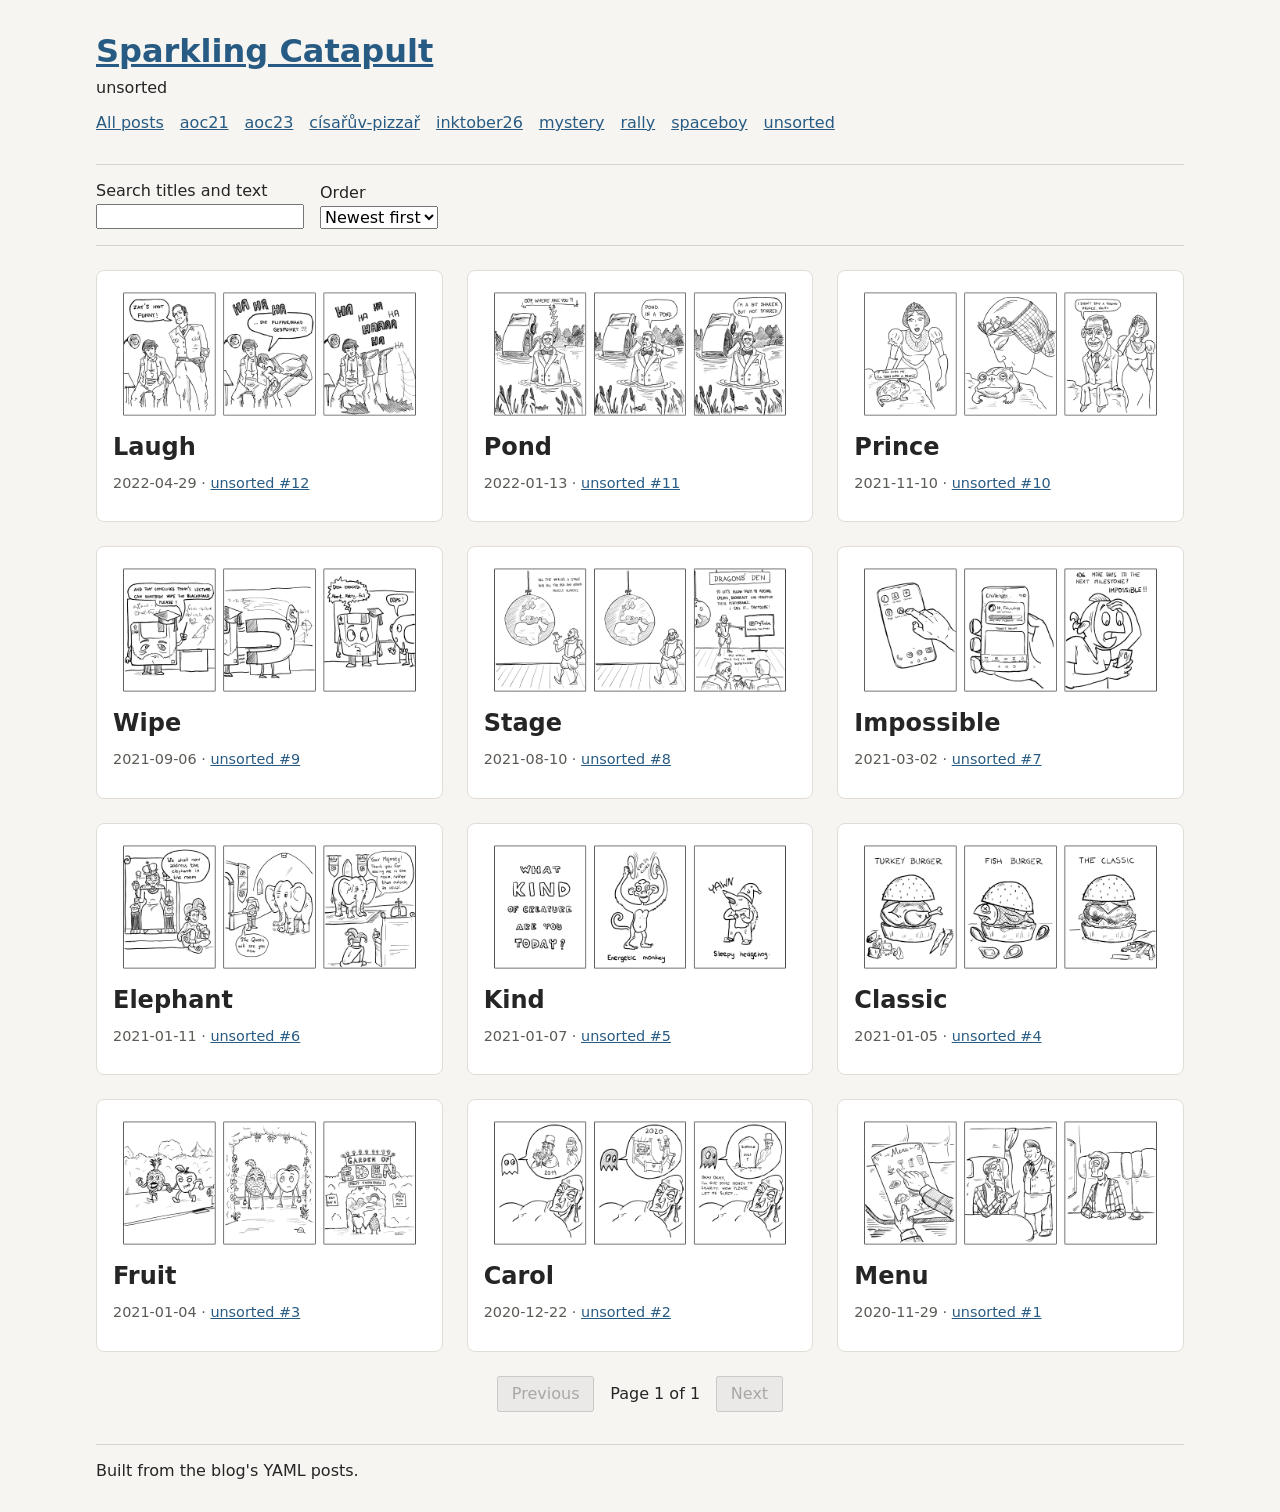
<file: stories/unsorted/index.html>
<!doctype html>
<html lang="en">
<head>
  <meta charset="utf-8">
  <meta name="viewport" content="width=device-width, initial-scale=1">
  <title>unsorted</title>
  <link rel="stylesheet" href="../../assets/css/style.css">
  <script src="../../assets/js/site.js" defer></script>
</head>
<body>
  <header class="page-header">
    <h1><a href="../../index.html">Sparkling Catapult</a></h1>
    <p>unsorted</p>
    <nav class="story-nav" aria-label="Stories"><a href="../../index.html">All posts</a> <a href="../../stories/aoc21/index.html">aoc21</a> <a href="../../stories/aoc23/index.html">aoc23</a> <a href="../../stories/c-sa-v-pizza/index.html">císařův-pizzař</a> <a href="../../stories/inktober26/index.html">inktober26</a> <a href="../../stories/mystery/index.html">mystery</a> <a href="../../stories/rally/index.html">rally</a> <a href="../../stories/spaceboy/index.html">spaceboy</a> <a href="../../stories/unsorted/index.html">unsorted</a></nav>
  </header>
  <main>
    <section class="controls" aria-label="Browse posts">
      <label>Search titles and text
        <input type="search" data-search-for="posts">
      </label>
      <label>Order
        <select data-order-for="posts">
          <option value="newest">Newest first</option>
          <option value="oldest">Newest last</option>
        </select>
      </label>
    </section>
    <section id="posts" class="post-list" data-post-list data-page-size="12" aria-live="polite">
      <article class="post" data-search-text="Menu " tabindex="0" aria-haspopup="dialog" aria-label="Open post: Menu">
  <img src="../../pictures/unsorted/201129%20-%20menu.png" alt="Menu" loading="lazy">
  <h2>Menu</h2>
  <p class="post-meta"><time datetime="2020-11-29">2020-11-29</time> · <a href="../../stories/unsorted/index.html">unsorted #1</a></p>
  
</article><article class="post" data-search-text="Carol " tabindex="0" aria-haspopup="dialog" aria-label="Open post: Carol">
  <img src="../../pictures/unsorted/201222%20-%20carol.png" alt="Carol" loading="lazy">
  <h2>Carol</h2>
  <p class="post-meta"><time datetime="2020-12-22">2020-12-22</time> · <a href="../../stories/unsorted/index.html">unsorted #2</a></p>
  
</article><article class="post" data-search-text="Fruit " tabindex="0" aria-haspopup="dialog" aria-label="Open post: Fruit">
  <img src="../../pictures/unsorted/210104%20-%20fruit.png" alt="Fruit" loading="lazy">
  <h2>Fruit</h2>
  <p class="post-meta"><time datetime="2021-01-04">2021-01-04</time> · <a href="../../stories/unsorted/index.html">unsorted #3</a></p>
  
</article><article class="post" data-search-text="Classic " tabindex="0" aria-haspopup="dialog" aria-label="Open post: Classic">
  <img src="../../pictures/unsorted/210105%20-%20classic.png" alt="Classic" loading="lazy">
  <h2>Classic</h2>
  <p class="post-meta"><time datetime="2021-01-05">2021-01-05</time> · <a href="../../stories/unsorted/index.html">unsorted #4</a></p>
  
</article><article class="post" data-search-text="Kind " tabindex="0" aria-haspopup="dialog" aria-label="Open post: Kind">
  <img src="../../pictures/unsorted/210107%20-%20kind.png" alt="Kind" loading="lazy">
  <h2>Kind</h2>
  <p class="post-meta"><time datetime="2021-01-07">2021-01-07</time> · <a href="../../stories/unsorted/index.html">unsorted #5</a></p>
  
</article><article class="post" data-search-text="Elephant " tabindex="0" aria-haspopup="dialog" aria-label="Open post: Elephant">
  <img src="../../pictures/unsorted/210111%20-%20elephant.png" alt="Elephant" loading="lazy">
  <h2>Elephant</h2>
  <p class="post-meta"><time datetime="2021-01-11">2021-01-11</time> · <a href="../../stories/unsorted/index.html">unsorted #6</a></p>
  
</article><article class="post" data-search-text="Impossible " tabindex="0" aria-haspopup="dialog" aria-label="Open post: Impossible">
  <img src="../../pictures/unsorted/210302%20-%20impossible.png" alt="Impossible" loading="lazy">
  <h2>Impossible</h2>
  <p class="post-meta"><time datetime="2021-03-02">2021-03-02</time> · <a href="../../stories/unsorted/index.html">unsorted #7</a></p>
  
</article><article class="post" data-search-text="Stage " tabindex="0" aria-haspopup="dialog" aria-label="Open post: Stage">
  <img src="../../pictures/unsorted/210810%20-%20stage.png" alt="Stage" loading="lazy">
  <h2>Stage</h2>
  <p class="post-meta"><time datetime="2021-08-10">2021-08-10</time> · <a href="../../stories/unsorted/index.html">unsorted #8</a></p>
  
</article><article class="post" data-search-text="Wipe " tabindex="0" aria-haspopup="dialog" aria-label="Open post: Wipe">
  <img src="../../pictures/unsorted/210906%20-%20wipe.png" alt="Wipe" loading="lazy">
  <h2>Wipe</h2>
  <p class="post-meta"><time datetime="2021-09-06">2021-09-06</time> · <a href="../../stories/unsorted/index.html">unsorted #9</a></p>
  
</article><article class="post" data-search-text="Prince " tabindex="0" aria-haspopup="dialog" aria-label="Open post: Prince">
  <img src="../../pictures/unsorted/211110%20-%20prince.png" alt="Prince" loading="lazy">
  <h2>Prince</h2>
  <p class="post-meta"><time datetime="2021-11-10">2021-11-10</time> · <a href="../../stories/unsorted/index.html">unsorted #10</a></p>
  
</article><article class="post" data-search-text="Pond " tabindex="0" aria-haspopup="dialog" aria-label="Open post: Pond">
  <img src="../../pictures/unsorted/220113%20-%20pond.png" alt="Pond" loading="lazy">
  <h2>Pond</h2>
  <p class="post-meta"><time datetime="2022-01-13">2022-01-13</time> · <a href="../../stories/unsorted/index.html">unsorted #11</a></p>
  
</article><article class="post" data-search-text="Laugh " tabindex="0" aria-haspopup="dialog" aria-label="Open post: Laugh">
  <img src="../../pictures/unsorted/220429%20-%20laugh.png" alt="Laugh" loading="lazy">
  <h2>Laugh</h2>
  <p class="post-meta"><time datetime="2022-04-29">2022-04-29</time> · <a href="../../stories/unsorted/index.html">unsorted #12</a></p>
  
</article>
    </section>
    <p class="empty-state" data-empty-for="posts" hidden>No posts match your search.</p>
    <nav class="pagination" aria-label="Post pages">
      <button type="button" data-previous-for="posts">Previous</button>
      <span data-page-for="posts"></span>
      <button type="button" data-next-for="posts">Next</button>
    </nav>
  </main>
  <dialog class="post-viewer" aria-labelledby="viewer-title">
    <div class="viewer-toolbar">
      <button type="button" data-viewer-previous aria-label="Previous post">Previous</button>
      <button type="button" data-viewer-close aria-label="Close full-size post">Close</button>
      <button type="button" data-viewer-next aria-label="Next post">Next</button>
    </div>
    <img class="viewer-image" data-viewer-image alt="">
    <section class="viewer-details">
      <h2 id="viewer-title" data-viewer-title></h2>
      <div data-viewer-meta></div>
      <div data-viewer-text></div>
    </section>
  </dialog>
  <footer class="page-footer">Built from the blog's YAML posts.</footer>
</body>
</html>
</file>
<file: assets/css/style.css>
:root {
  color-scheme: light;
  font-family: system-ui, -apple-system, BlinkMacSystemFont, "Segoe UI", sans-serif;
  color: #252525;
  background: #f7f5f1;
}

* {
  box-sizing: border-box;
}

body {
  margin: 0;
}

a {
  color: #285b83;
}

.page-header,
main,
.page-footer {
  width: min(100% - 2rem, 68rem);
  margin-inline: auto;
}

.page-header {
  padding-block: 2rem 1rem;
}

.page-header h1 {
  margin: 0;
}

.page-header p {
  margin-block: 0.5rem 0;
}

.story-nav {
  display: flex;
  flex-wrap: wrap;
  gap: 0.5rem 1rem;
  padding-block: 1rem;
}

.controls {
  display: flex;
  flex-wrap: wrap;
  align-items: end;
  gap: 1rem;
  padding-block: 1rem;
  border-block: 1px solid #d8d3ca;
}

.controls label {
  display: grid;
  gap: 0.25rem;
}

input,
select,
button {
  font: inherit;
}

.post-list {
  display: grid;
  grid-template-columns: repeat(auto-fit, minmax(min(100%, 18rem), 1fr));
  gap: 1.5rem;
  padding-block: 1.5rem;
}

.post {
  min-width: 0;
  padding: 1rem;
  background: #fff;
  border: 1px solid #e1ddd6;
  border-radius: 0.5rem;
  cursor: zoom-in;
}

.post:focus-visible {
  outline: 3px solid #285b83;
  outline-offset: 3px;
}

.post img {
  display: block;
  width: 100%;
  max-height: 32rem;
  object-fit: contain;
  background: #eeeae3;
}

.post h2 {
  margin-block: 0.75rem 0.25rem;
}

.post-meta {
  color: #5d5a55;
  font-size: 0.9rem;
}

.pagination {
  display: flex;
  align-items: center;
  justify-content: center;
  gap: 1rem;
  padding-block: 0 2rem;
}

.pagination button {
  padding: 0.4rem 0.8rem;
}

.empty-state {
  padding-block: 1rem;
}

.page-footer {
  padding-block: 1rem 2rem;
  border-top: 1px solid #d8d3ca;
}

.post-viewer {
  width: min(100vw, 90rem);
  height: min(100vh, 100dvh);
  max-width: none;
  max-height: none;
  padding: 0;
  border: 0;
  color: #fff;
  background: #151515;
}

.post-viewer[open] {
  display: grid;
  grid-template-rows: auto minmax(0, 1fr) auto;
}

.post-viewer::backdrop {
  background: rgb(0 0 0 / 85%);
}

.viewer-toolbar {
  display: flex;
  align-items: center;
  justify-content: space-between;
  gap: 1rem;
  padding: 0.75rem 1rem;
}

.viewer-toolbar button {
  padding: 0.5rem 0.9rem;
}

.viewer-image {
  display: block;
  width: 100%;
  height: 100%;
  min-height: 0;
  object-fit: contain;
}

.viewer-details {
  max-height: 25vh;
  overflow-y: auto;
  padding: 0.5rem 1.25rem 1.25rem;
}

.viewer-details h2 {
  margin-block: 0.25rem;
}

.viewer-details .post-meta {
  color: #d0d0d0;
}

.viewer-details a {
  color: #9ed0ff;
}
</file>
